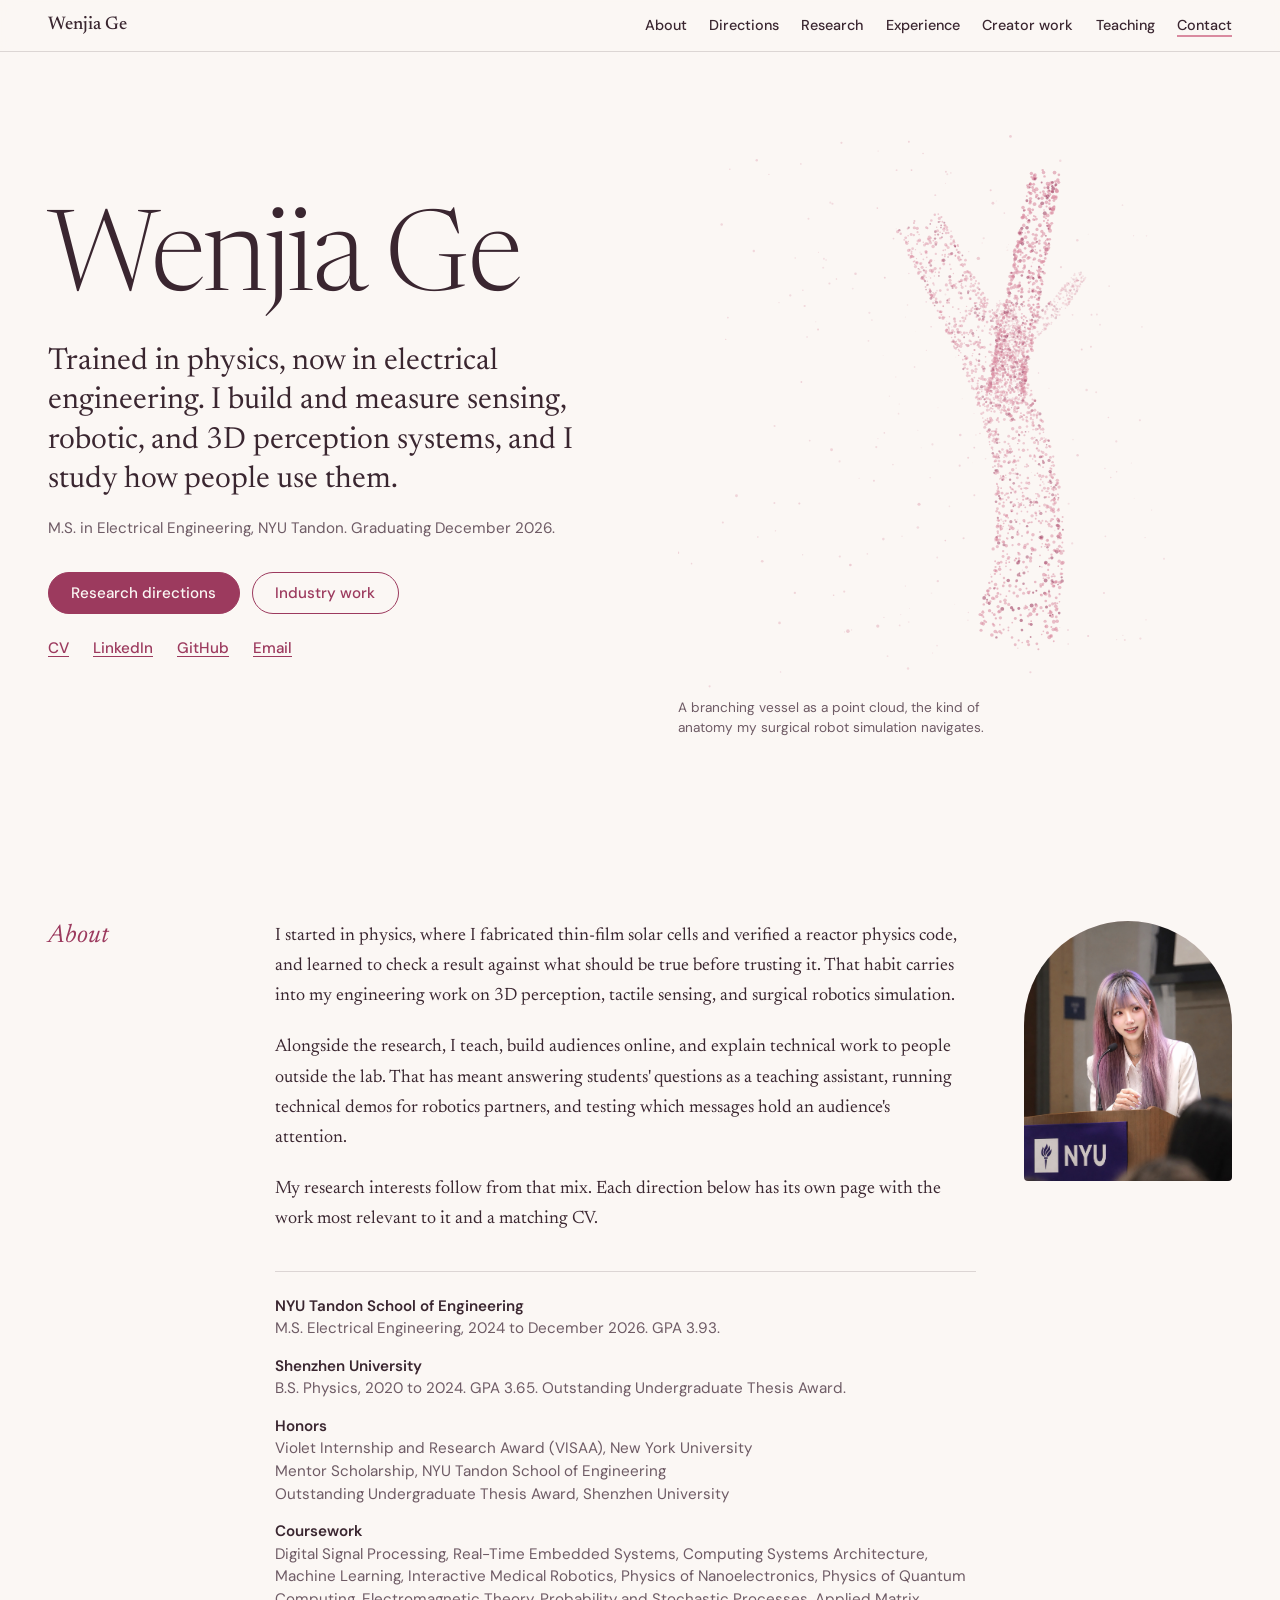
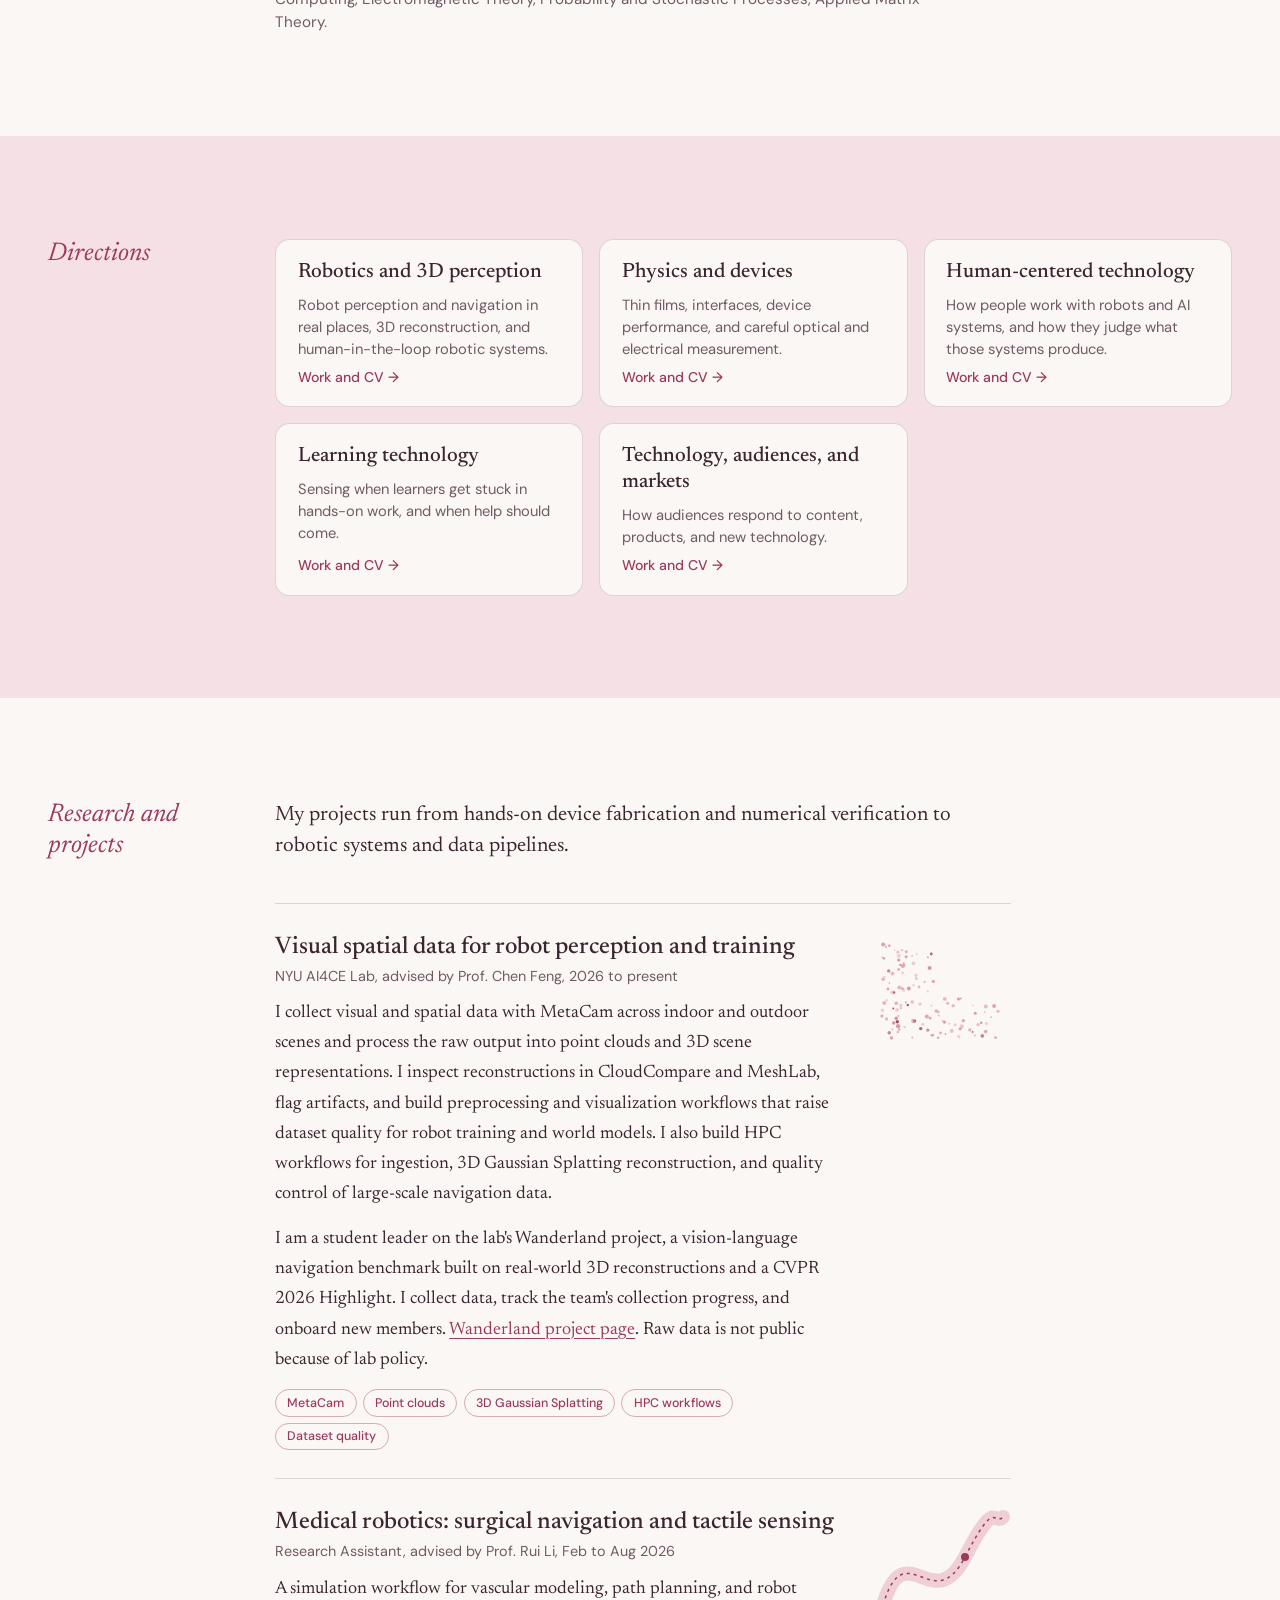
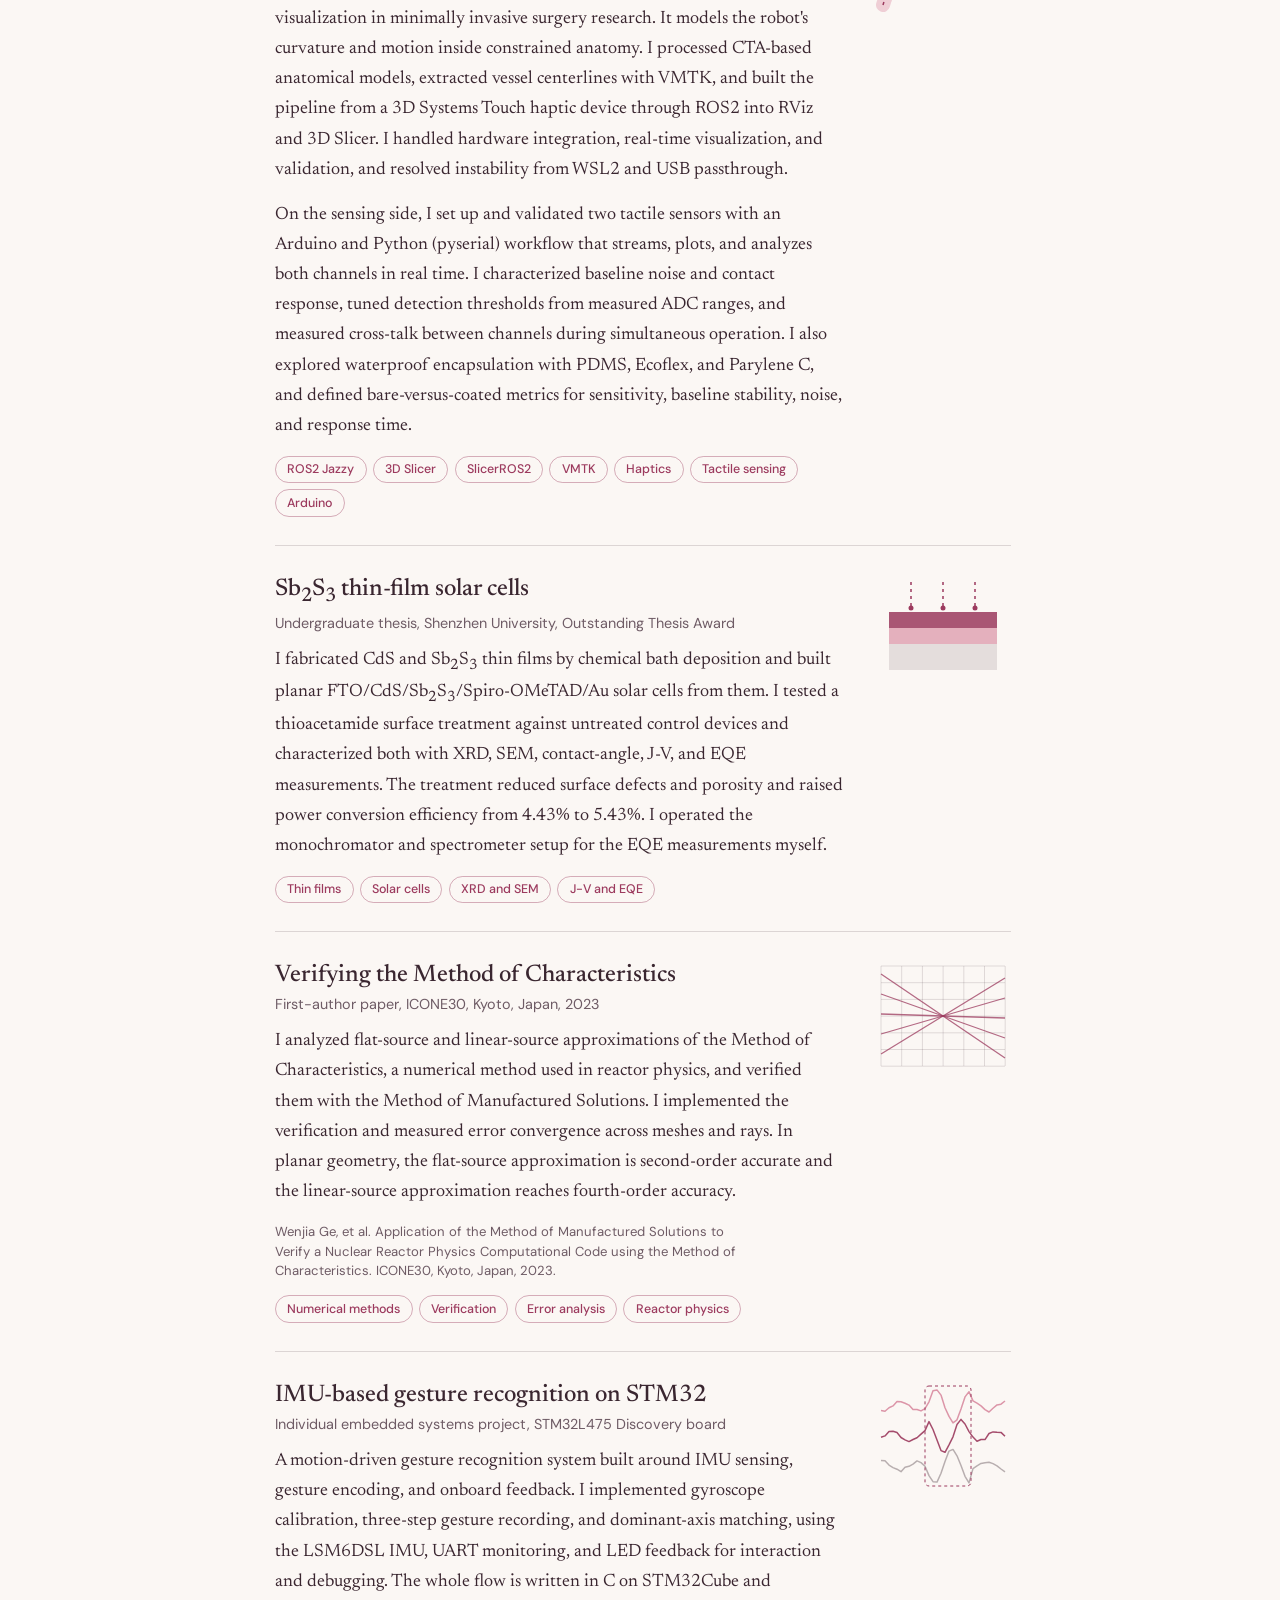
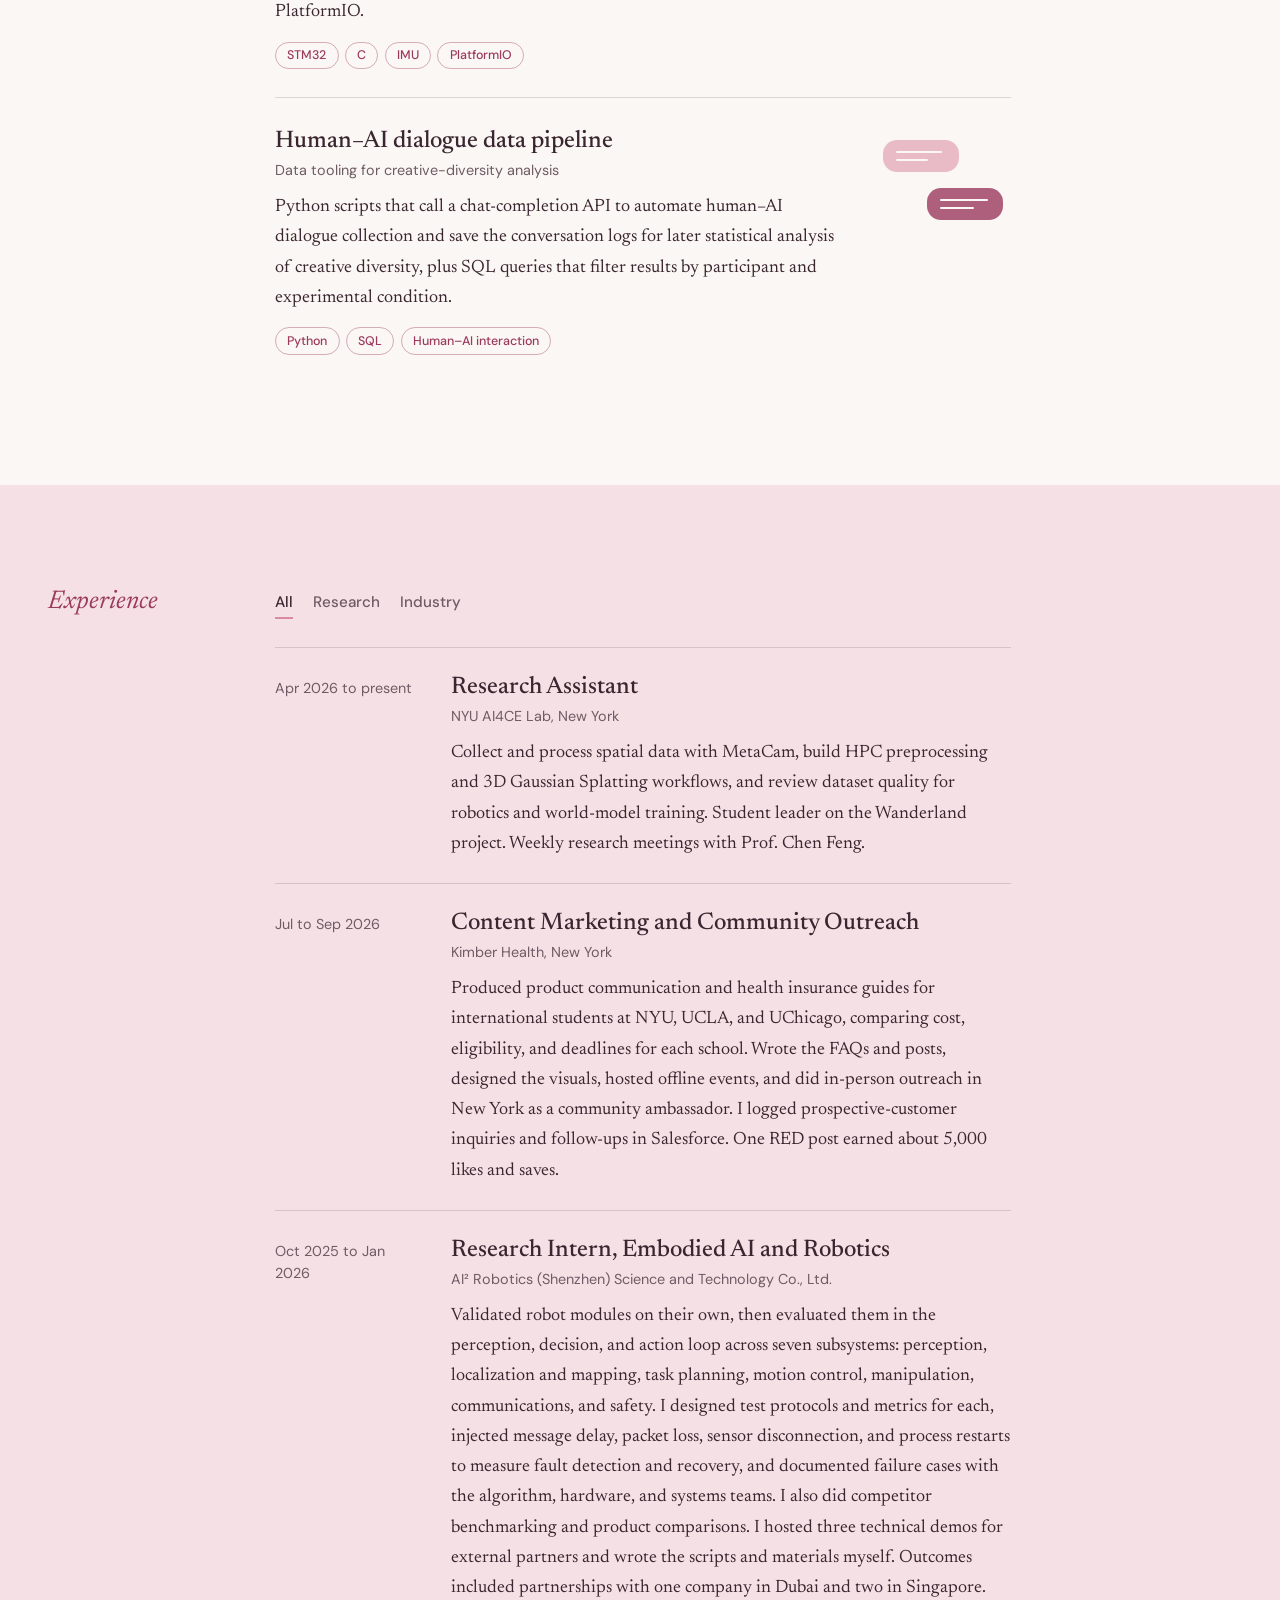
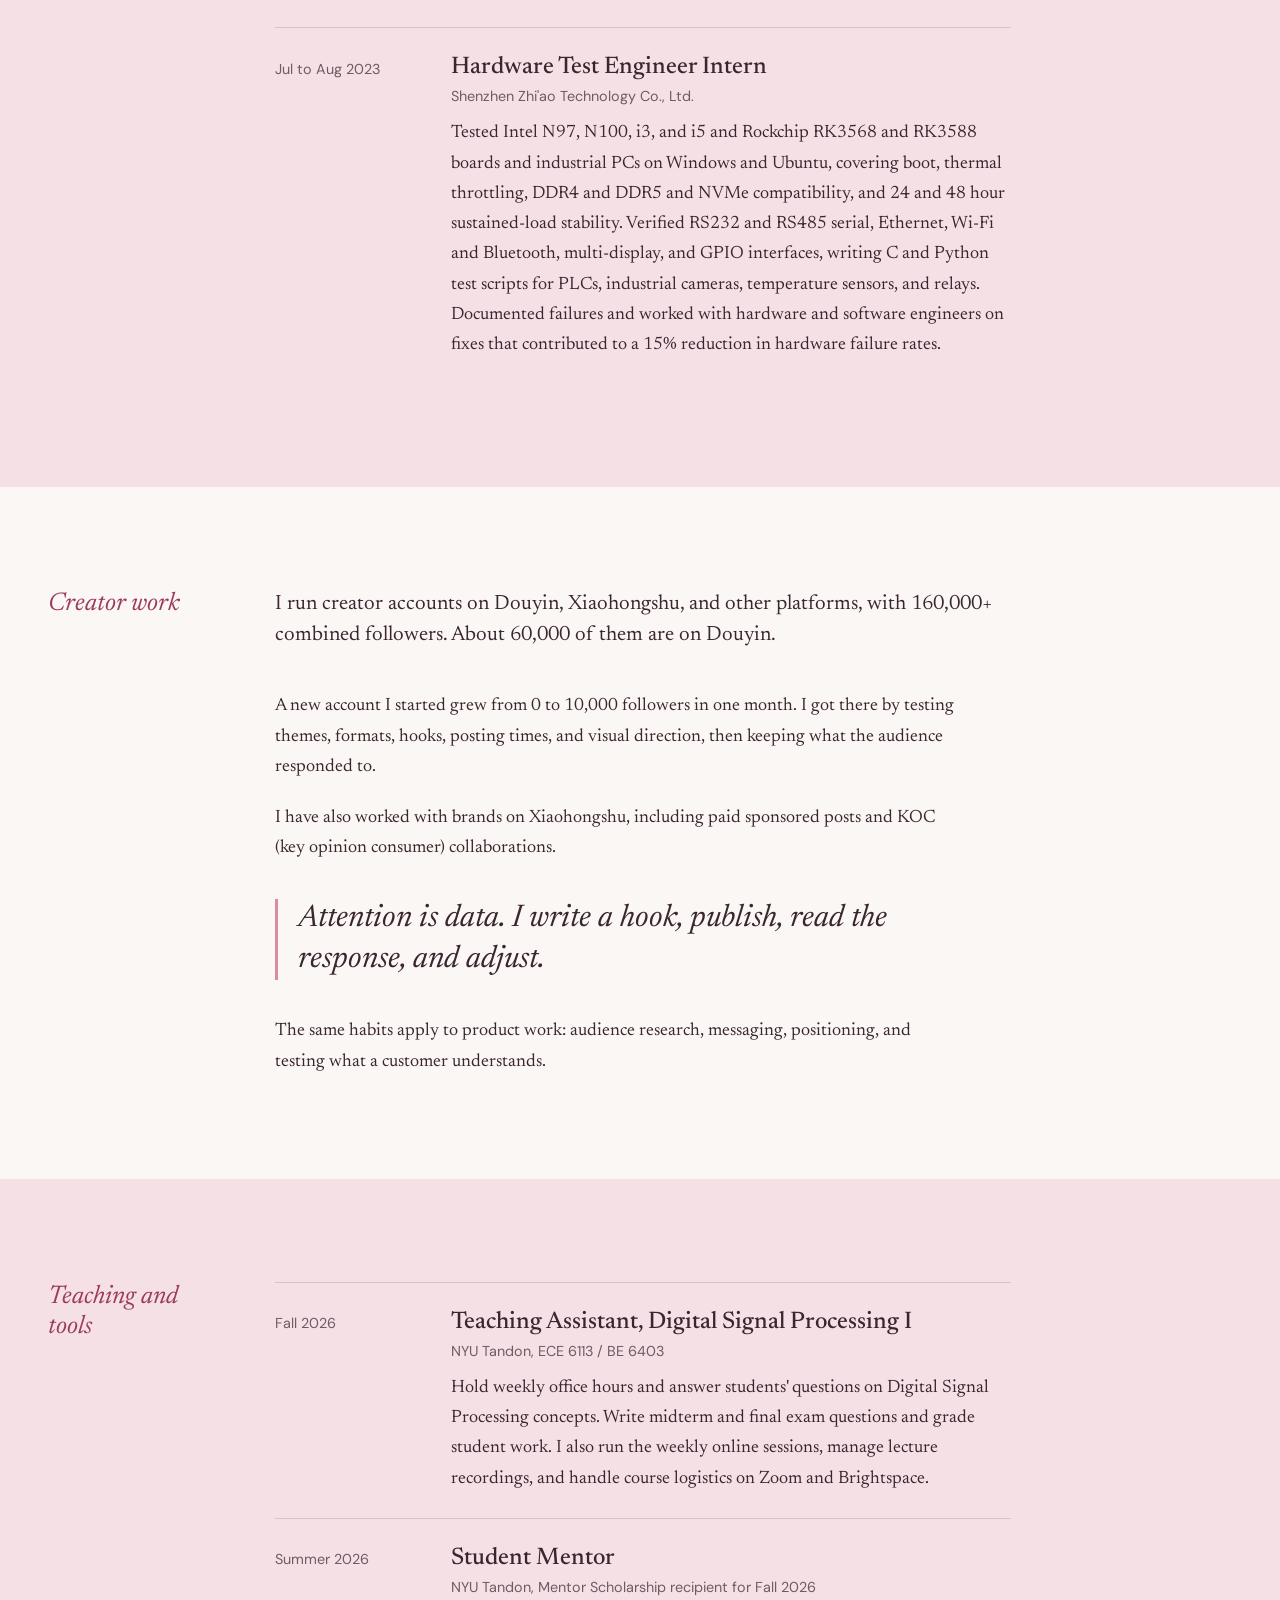
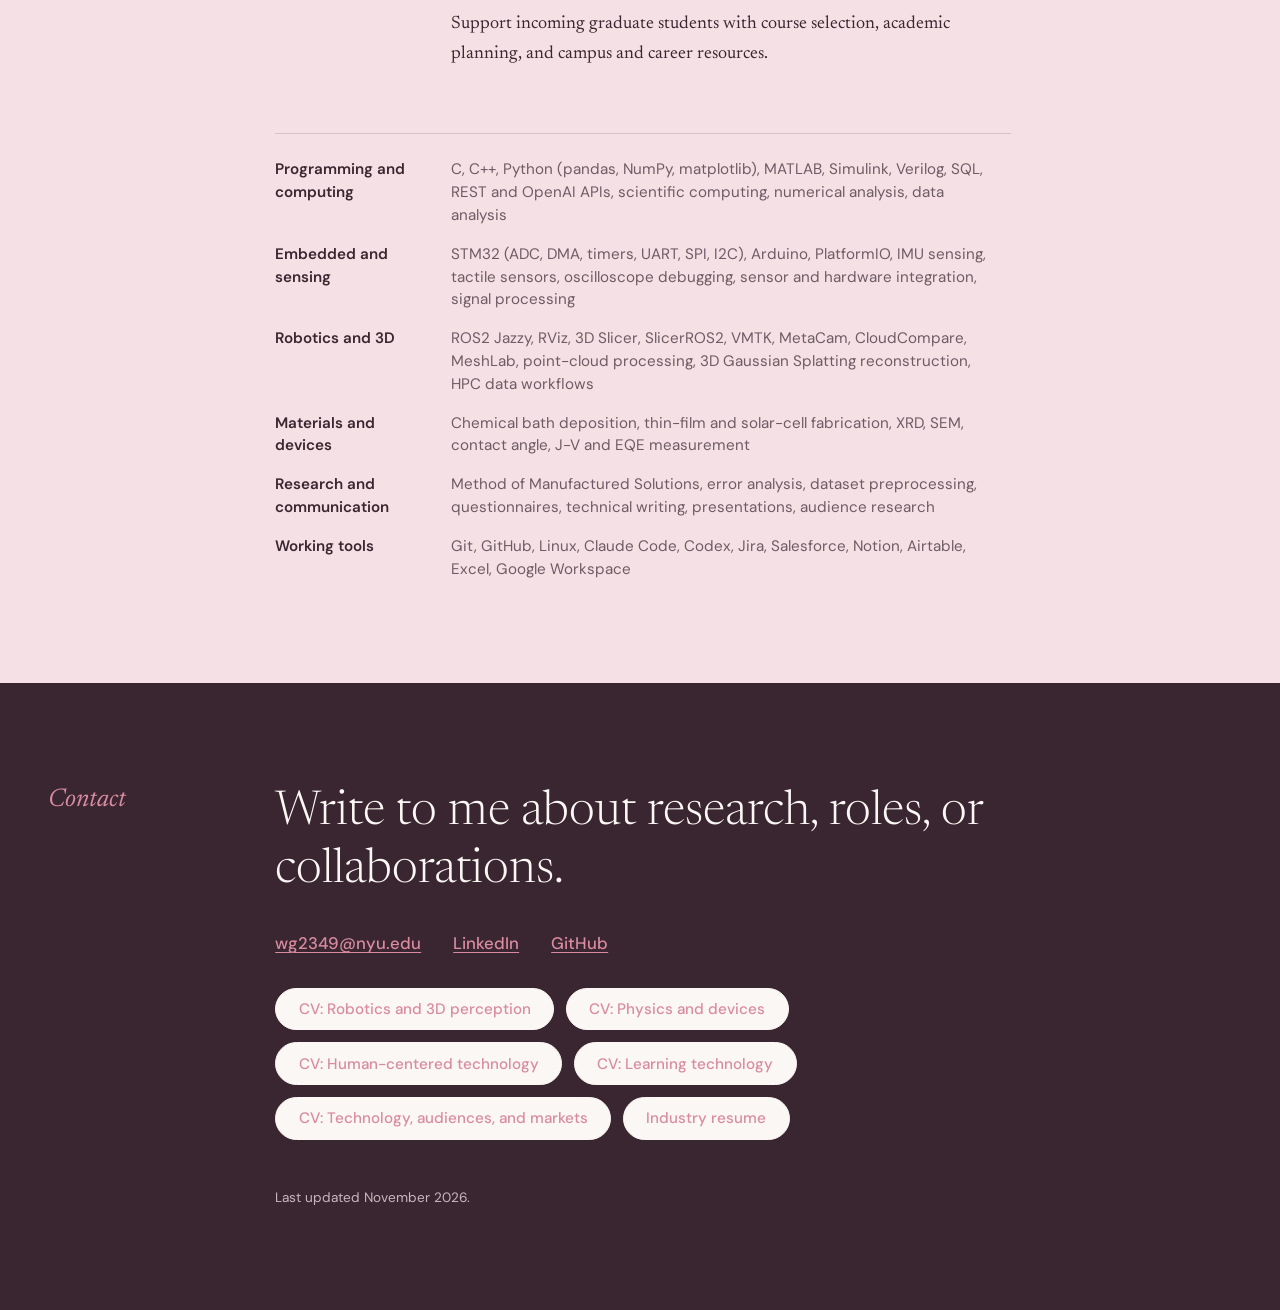
<file: index.html>
<!doctype html>
<html lang="en">
<head>
  <meta charset="utf-8">
  <meta name="viewport" content="width=device-width, initial-scale=1">
  <title>Wenjia Ge</title>
  <meta name="description" content="Wenjia Ge works on sensing, robotics, 3D perception, and thin-film devices, and on how people use technical systems. M.S. in Electrical Engineering at NYU Tandon, B.S. in Physics.">
  <meta name="theme-color" content="#FBF7F4">
  <meta property="og:type" content="website">
  <meta property="og:title" content="Wenjia Ge">
  <meta property="og:description" content="Wenjia Ge works on sensing, robotics, 3D perception, and thin-film devices, and on how people use technical systems. M.S. in Electrical Engineering at NYU Tandon, B.S. in Physics.">
  <link rel="icon" href="data:image/svg+xml,%3Csvg xmlns='http://www.w3.org/2000/svg' viewBox='0 0 32 32'%3E%3Ccircle cx='16' cy='16' r='9' fill='%23D98BA0'/%3E%3C/svg%3E">
  <link rel="preconnect" href="https://fonts.googleapis.com">
  <link rel="preconnect" href="https://fonts.gstatic.com" crossorigin>
  <link href="https://fonts.googleapis.com/css2?family=DM+Sans:wght@400;500;600&family=Newsreader:ital,opsz,wght@0,6..72,300..600;1,6..72,300..600&display=swap" rel="stylesheet">
  <link rel="stylesheet" href="style.css">
  <script src="script.js" defer></script>
</head>
<body>
  <a class="skip" href="#main">Skip to content</a>

  <header class="nav">
    <div class="nav__inner">
      <a class="nav__name" href="#top">Wenjia Ge</a>
      <nav aria-label="Primary">
        <ul>
          <li><a href="#about">About</a></li>
          <li><a href="#directions">Directions</a></li>
          <li><a href="#research">Research</a></li>
          <li><a href="#experience">Experience</a></li>
          <li><a href="#creator">Creator work</a></li>
          <li><a href="#teaching">Teaching</a></li>
          <li><a href="#contact">Contact</a></li>
        </ul>
      </nav>
    </div>
  </header>

  <main id="main">

    <section class="hero" id="top">
      <div class="hero__text">
        <h1>Wenjia Ge</h1>
        <p class="hero__lede">Trained in physics, now in electrical engineering. I build and measure sensing, robotic, and 3D perception systems, and I study how people use them.</p>
        <p class="hero__meta">M.S. in Electrical Engineering, NYU Tandon. Graduating December 2026.</p>
        <div class="hero__actions">
          <a class="btn btn--solid" href="#directions">Research directions</a>
          <a class="btn btn--line" href="#experience" data-lens="industry">Industry work</a>
        </div>
        <p class="hero__links">
          <a href="#contact">CV</a>
          <a href="https://www.linkedin.com/in/wenjia-ge" rel="noopener">LinkedIn</a>
          <a href="https://github.com/Wenjia-Ge" rel="noopener">GitHub</a>
          <a data-email href="#contact">Email</a>
        </p>
      </div>
      <figure class="hero__figure">
        <canvas id="cloud" role="img" aria-label="Animated point cloud of a branching blood vessel"></canvas>
        <figcaption>A branching vessel as a point cloud, the kind of anatomy my surgical robot simulation navigates.</figcaption>
      </figure>
    </section>

    <section class="band" id="about" aria-labelledby="about-title">
      <div class="wrap">
        <h2 class="rail" id="about-title">About</h2>
        <div class="about">
          <div class="prose">
            <p>I started in physics, where I fabricated thin-film solar cells and verified a reactor physics code, and learned to check a result against what should be true before trusting it. That habit carries into my engineering work on 3D perception, tactile sensing, and surgical robotics simulation.</p>
            <p>Alongside the research, I teach, build audiences online, and explain technical work to people outside the lab. That has meant answering students' questions as a teaching assistant, running technical demos for robotics partners, and testing which messages hold an audience's attention.</p>
            <p>My research interests follow from that mix. Each direction below has its own page with the work most relevant to it and a matching CV.</p>
            <dl class="facts">
              <div><dt>NYU Tandon School of Engineering</dt><dd>M.S. Electrical Engineering, 2024 to December 2026. GPA 3.93.</dd></div>
              <div><dt>Shenzhen University</dt><dd>B.S. Physics, 2020 to 2024. GPA 3.65. Outstanding Undergraduate Thesis Award.</dd></div>
              <div><dt>Honors</dt><dd>Violet Internship and Research Award (VISAA), New York University</dd><dd>Mentor Scholarship, NYU Tandon School of Engineering</dd><dd>Outstanding Undergraduate Thesis Award, Shenzhen University</dd></div>
              <div><dt>Coursework</dt><dd>Digital Signal Processing, Real-Time Embedded Systems, Computing Systems Architecture, Machine Learning, Interactive Medical Robotics, Physics of Nanoelectronics, Physics of Quantum Computing, Electromagnetic Theory, Probability and Stochastic Processes, Applied Matrix Theory.</dd></div>
            </dl>
          </div>
          <div class="portrait">
            <span aria-hidden="true">WG</span>
            <img src="images/Profile.JPG" alt="Portrait of Wenjia Ge" onerror="this.remove()">
          </div>
        </div>
      </div>
    </section>

    <section class="band band--blush" id="directions" aria-labelledby="directions-title">
      <div class="wrap">
        <h2 class="rail" id="directions-title">Directions</h2>
        <div class="content content--wide">
          <ul class="dirs">
            <li><a class="dir" href="robotics/">
              <span class="dir__title">Robotics and 3D perception</span>
              <span class="dir__text">Robot perception and navigation in real places, 3D reconstruction, and human-in-the-loop robotic systems.</span>
              <span class="dir__go" aria-hidden="true">Work and CV &rarr;</span>
            </a></li>
            <li><a class="dir" href="physics/">
              <span class="dir__title">Physics and devices</span>
              <span class="dir__text">Thin films, interfaces, device performance, and careful optical and electrical measurement.</span>
              <span class="dir__go" aria-hidden="true">Work and CV &rarr;</span>
            </a></li>
            <li><a class="dir" href="hci/">
              <span class="dir__title">Human-centered technology</span>
              <span class="dir__text">How people work with robots and AI systems, and how they judge what those systems produce.</span>
              <span class="dir__go" aria-hidden="true">Work and CV &rarr;</span>
            </a></li>
            <li><a class="dir" href="education/">
              <span class="dir__title">Learning technology</span>
              <span class="dir__text">Sensing when learners get stuck in hands-on work, and when help should come.</span>
              <span class="dir__go" aria-hidden="true">Work and CV &rarr;</span>
            </a></li>
            <li><a class="dir" href="marketing/">
              <span class="dir__title">Technology, audiences, and markets</span>
              <span class="dir__text">How audiences respond to content, products, and new technology.</span>
              <span class="dir__go" aria-hidden="true">Work and CV &rarr;</span>
            </a></li>
          </ul>
        </div>
      </div>
    </section>

    <section class="band" id="research" aria-labelledby="research-title">
      <div class="wrap">
        <h2 class="rail" id="research-title">Research and projects</h2>
        <div class="content">
          <p class="lead">My projects run from hands-on device fabrication and numerical verification to robotic systems and data pipelines.</p>

          <article class="entry">
            <div>
              <h3>Visual spatial data for robot perception and training</h3>
              <p class="entry__meta">NYU AI4CE Lab, advised by Prof. Chen Feng, 2026 to present</p>
              <p>I collect visual and spatial data with MetaCam across indoor and outdoor scenes and process the raw output into point clouds and 3D scene representations. I inspect reconstructions in CloudCompare and MeshLab, flag artifacts, and build preprocessing and visualization workflows that raise dataset quality for robot training and world models. I also build HPC workflows for ingestion, 3D Gaussian Splatting reconstruction, and quality control of large-scale navigation data.</p>
              <p>I am a student leader on the lab's Wanderland project, a vision-language navigation benchmark built on real-world 3D reconstructions and a CVPR 2026 Highlight. I collect data, track the team's collection progress, and onboard new members. <a href="https://ai4ce.github.io/wanderland/" rel="noopener">Wanderland project page</a>. Raw data is not public because of lab policy.</p>
              <ul class="tags"><li>MetaCam</li><li>Point clouds</li><li>3D Gaussian Splatting</li><li>HPC workflows</li><li>Dataset quality</li></ul>
            </div>
            <svg class="motif" data-motif="cloud" viewBox="0 0 136 112" aria-hidden="true"></svg>
          </article>

          <article class="entry">
            <div>
              <h3>Medical robotics: surgical navigation and tactile sensing</h3>
              <p class="entry__meta">Research Assistant, advised by Prof. Rui Li, Feb to Aug 2026</p>
              <p>A simulation workflow for vascular modeling, path planning, and robot visualization in minimally invasive surgery research. It models the robot's curvature and motion inside constrained anatomy. I processed CTA-based anatomical models, extracted vessel centerlines with VMTK, and built the pipeline from a 3D Systems Touch haptic device through ROS2 into RViz and 3D Slicer. I handled hardware integration, real-time visualization, and validation, and resolved instability from WSL2 and USB passthrough.</p>
              <p>On the sensing side, I set up and validated two tactile sensors with an Arduino and Python (pyserial) workflow that streams, plots, and analyzes both channels in real time. I characterized baseline noise and contact response, tuned detection thresholds from measured ADC ranges, and measured cross-talk between channels during simultaneous operation. I also explored waterproof encapsulation with PDMS, Ecoflex, and Parylene C, and defined bare-versus-coated metrics for sensitivity, baseline stability, noise, and response time.</p>
              <ul class="tags"><li>ROS2 Jazzy</li><li>3D Slicer</li><li>SlicerROS2</li><li>VMTK</li><li>Haptics</li><li>Tactile sensing</li><li>Arduino</li></ul>
            </div>
            <svg class="motif" data-motif="tube" viewBox="0 0 136 112" aria-hidden="true"></svg>
          </article>

          <article class="entry">
            <div>
              <h3>Sb<sub>2</sub>S<sub>3</sub> thin-film solar cells</h3>
              <p class="entry__meta">Undergraduate thesis, Shenzhen University, Outstanding Thesis Award</p>
              <p>I fabricated CdS and Sb<sub>2</sub>S<sub>3</sub> thin films by chemical bath deposition and built planar FTO/CdS/Sb<sub>2</sub>S<sub>3</sub>/Spiro-OMeTAD/Au solar cells from them. I tested a thioacetamide surface treatment against untreated control devices and characterized both with XRD, SEM, contact-angle, J-V, and EQE measurements. The treatment reduced surface defects and porosity and raised power conversion efficiency from 4.43% to 5.43%. I operated the monochromator and spectrometer setup for the EQE measurements myself.</p>
              <ul class="tags"><li>Thin films</li><li>Solar cells</li><li>XRD and SEM</li><li>J-V and EQE</li></ul>
            </div>
            <svg class="motif" data-motif="film" viewBox="0 0 136 112" aria-hidden="true"></svg>
          </article>

          <article class="entry">
            <div>
              <h3>Verifying the Method of Characteristics</h3>
              <p class="entry__meta">First-author paper, ICONE30, Kyoto, Japan, 2023</p>
              <p>I analyzed flat-source and linear-source approximations of the Method of Characteristics, a numerical method used in reactor physics, and verified them with the Method of Manufactured Solutions. I implemented the verification and measured error convergence across meshes and rays. In planar geometry, the flat-source approximation is second-order accurate and the linear-source approximation reaches fourth-order accuracy.</p>
              <p class="cite">Wenjia Ge, et al. Application of the Method of Manufactured Solutions to Verify a Nuclear Reactor Physics Computational Code using the Method of Characteristics. ICONE30, Kyoto, Japan, 2023.</p>
              <ul class="tags"><li>Numerical methods</li><li>Verification</li><li>Error analysis</li><li>Reactor physics</li></ul>
            </div>
            <svg class="motif" data-motif="rays" viewBox="0 0 136 112" aria-hidden="true"></svg>
          </article>

          <article class="entry">
            <div>
              <h3>IMU-based gesture recognition on STM32</h3>
              <p class="entry__meta">Individual embedded systems project, STM32L475 Discovery board</p>
              <p>A motion-driven gesture recognition system built around IMU sensing, gesture encoding, and onboard feedback. I implemented gyroscope calibration, three-step gesture recording, and dominant-axis matching, using the LSM6DSL IMU, UART monitoring, and LED feedback for interaction and debugging. The whole flow is written in C on STM32Cube and PlatformIO.</p>
              <ul class="tags"><li>STM32</li><li>C</li><li>IMU</li><li>PlatformIO</li></ul>
            </div>
            <svg class="motif" data-motif="imu" viewBox="0 0 136 112" aria-hidden="true"></svg>
          </article>

          <article class="entry">
            <div>
              <h3>Human–AI dialogue data pipeline</h3>
              <p class="entry__meta">Data tooling for creative-diversity analysis</p>
              <p>Python scripts that call a chat-completion API to automate human–AI dialogue collection and save the conversation logs for later statistical analysis of creative diversity, plus SQL queries that filter results by participant and experimental condition.</p>
              <ul class="tags"><li>Python</li><li>SQL</li><li>Human–AI interaction</li></ul>
            </div>
            <svg class="motif" data-motif="dialogue" viewBox="0 0 136 112" aria-hidden="true"></svg>
          </article>
        </div>
      </div>
    </section>

    <section class="band band--blush" id="experience" aria-labelledby="experience-title">
      <div class="wrap">
        <h2 class="rail" id="experience-title">Experience</h2>
        <div class="content">
          <div class="filter" role="group" aria-label="Filter experience">
            <button type="button" data-filter="all" aria-pressed="true">All</button>
            <button type="button" data-filter="research" aria-pressed="false">Research</button>
            <button type="button" data-filter="industry" aria-pressed="false">Industry</button>
          </div>
          <p class="sr" id="filter-status" role="status" aria-live="polite"></p>

          <ol class="timeline">
            <li class="job" data-kind="research">
              <p class="job__when">Apr 2026 to present</p>
              <div>
                <h3>Research Assistant</h3>
                <p class="job__org">NYU AI4CE Lab, New York</p>
                <p>Collect and process spatial data with MetaCam, build HPC preprocessing and 3D Gaussian Splatting workflows, and review dataset quality for robotics and world-model training. Student leader on the Wanderland project. Weekly research meetings with Prof. Chen Feng.</p>
              </div>
            </li>
            <li class="job" data-kind="industry">
              <p class="job__when">Jul to Sep 2026</p>
              <div>
                <h3>Content Marketing and Community Outreach</h3>
                <p class="job__org">Kimber Health, New York</p>
                <p>Produced product communication and health insurance guides for international students at NYU, UCLA, and UChicago, comparing cost, eligibility, and deadlines for each school. Wrote the FAQs and posts, designed the visuals, hosted offline events, and did in-person outreach in New York as a community ambassador. I logged prospective-customer inquiries and follow-ups in Salesforce. One RED post earned about 5,000 likes and saves.</p>
              </div>
            </li>
            <li class="job" data-kind="industry research">
              <p class="job__when">Oct 2025 to Jan 2026</p>
              <div>
                <h3>Research Intern, Embodied AI and Robotics</h3>
                <p class="job__org">AI² Robotics (Shenzhen) Science and Technology Co., Ltd.</p>
                <p>Validated robot modules on their own, then evaluated them in the perception, decision, and action loop across seven subsystems: perception, localization and mapping, task planning, motion control, manipulation, communications, and safety. I designed test protocols and metrics for each, injected message delay, packet loss, sensor disconnection, and process restarts to measure fault detection and recovery, and documented failure cases with the algorithm, hardware, and systems teams. I also did competitor benchmarking and product comparisons. I hosted three technical demos for external partners and wrote the scripts and materials myself. Outcomes included partnerships with one company in Dubai and two in Singapore.</p>
              </div>
            </li>
            <li class="job" data-kind="industry">
              <p class="job__when">Jul to Aug 2023</p>
              <div>
                <h3>Hardware Test Engineer Intern</h3>
                <p class="job__org">Shenzhen Zhi'ao Technology Co., Ltd.</p>
                <p>Tested Intel N97, N100, i3, and i5 and Rockchip RK3568 and RK3588 boards and industrial PCs on Windows and Ubuntu, covering boot, thermal throttling, DDR4 and DDR5 and NVMe compatibility, and 24 and 48 hour sustained-load stability. Verified RS232 and RS485 serial, Ethernet, Wi-Fi and Bluetooth, multi-display, and GPIO interfaces, writing C and Python test scripts for PLCs, industrial cameras, temperature sensors, and relays. Documented failures and worked with hardware and software engineers on fixes that contributed to a 15% reduction in hardware failure rates.</p>
              </div>
            </li>
          </ol>
        </div>
      </div>
    </section>

    <section class="band" id="creator" aria-labelledby="creator-title">
      <div class="wrap">
        <h2 class="rail" id="creator-title">Creator work</h2>
        <div class="content prose">
          <p class="lead">I run creator accounts on Douyin, Xiaohongshu, and other platforms, with 160,000+ combined followers. About 60,000 of them are on Douyin.</p>
          <p>A new account I started grew from 0 to 10,000 followers in one month. I got there by testing themes, formats, hooks, posting times, and visual direction, then keeping what the audience responded to.</p>
          <p>I have also worked with brands on Xiaohongshu, including paid sponsored posts and KOC (key opinion consumer) collaborations.</p>
          <blockquote class="pull">Attention is data. I write a hook, publish, read the response, and adjust.</blockquote>
          <p>The same habits apply to product work: audience research, messaging, positioning, and testing what a customer understands.</p>
        </div>
      </div>
    </section>

    <section class="band band--blush" id="teaching" aria-labelledby="teaching-title">
      <div class="wrap">
        <h2 class="rail" id="teaching-title">Teaching and tools</h2>
        <div class="content">
          <ol class="timeline">
            <li class="job">
              <p class="job__when">Fall 2026</p>
              <div>
                <h3>Teaching Assistant, Digital Signal Processing I</h3>
                <p class="job__org">NYU Tandon, ECE 6113 / BE 6403</p>
                <p>Hold weekly office hours and answer students' questions on Digital Signal Processing concepts. Write midterm and final exam questions and grade student work. I also run the weekly online sessions, manage lecture recordings, and handle course logistics on Zoom and Brightspace.</p>
              </div>
            </li>
            <li class="job">
              <p class="job__when">Summer 2026</p>
              <div>
                <h3>Student Mentor</h3>
                <p class="job__org">NYU Tandon, Mentor Scholarship recipient for Fall 2026</p>
                <p>Support incoming graduate students with course selection, academic planning, and campus and career resources.</p>
              </div>
            </li>
          </ol>

          <dl class="skills">
            <div><dt>Programming and computing</dt><dd>C, C++, Python (pandas, NumPy, matplotlib), MATLAB, Simulink, Verilog, SQL, REST and OpenAI APIs, scientific computing, numerical analysis, data analysis</dd></div>
            <div><dt>Embedded and sensing</dt><dd>STM32 (ADC, DMA, timers, UART, SPI, I2C), Arduino, PlatformIO, IMU sensing, tactile sensors, oscilloscope debugging, sensor and hardware integration, signal processing</dd></div>
            <div><dt>Robotics and 3D</dt><dd>ROS2 Jazzy, RViz, 3D Slicer, SlicerROS2, VMTK, MetaCam, CloudCompare, MeshLab, point-cloud processing, 3D Gaussian Splatting reconstruction, HPC data workflows</dd></div>
            <div><dt>Materials and devices</dt><dd>Chemical bath deposition, thin-film and solar-cell fabrication, XRD, SEM, contact angle, J-V and EQE measurement</dd></div>
            <div><dt>Research and communication</dt><dd>Method of Manufactured Solutions, error analysis, dataset preprocessing, questionnaires, technical writing, presentations, audience research</dd></div>
            <div><dt>Working tools</dt><dd>Git, GitHub, Linux, Claude Code, Codex, Jira, Salesforce, Notion, Airtable, Excel, Google Workspace</dd></div>
          </dl>
        </div>
      </div>
    </section>

    <section class="band band--plum" id="contact" aria-labelledby="contact-title">
      <div class="wrap">
        <h2 class="rail" id="contact-title">Contact</h2>
        <div class="content">
          <p class="contact__lead">Write to me about research, roles, or collaborations.</p>
          <ul class="contact__links">
            <li><a data-email="show" href="#contact">Email</a><noscript>wg2349 at nyu dot edu</noscript></li>
            <li><a href="https://www.linkedin.com/in/wenjia-ge" rel="noopener">LinkedIn</a></li>
            <li><a href="https://github.com/Wenjia-Ge" rel="noopener">GitHub</a></li>
          </ul>
          <p class="contact__files">
            <a class="btn btn--cream" href="cv/robotics/Wenjia_Ge_CV.pdf">CV: Robotics and 3D perception</a>
            <a class="btn btn--cream" href="cv/physics/Wenjia_Ge_CV.pdf">CV: Physics and devices</a>
            <a class="btn btn--cream" href="cv/hci/Wenjia_Ge_CV.pdf">CV: Human-centered technology</a>
            <a class="btn btn--cream" href="cv/education/Wenjia_Ge_CV.pdf">CV: Learning technology</a>
            <a class="btn btn--cream" href="cv/marketing/Wenjia_Ge_CV.pdf">CV: Technology, audiences, and markets</a>
            <a class="btn btn--cream" href="resume-industry.pdf" data-file hidden>Industry resume</a>
          </p>
          <p class="foot">Last updated November 2026.</p>
        </div>
      </div>
    </section>

  </main>
</body>
</html>
</file>
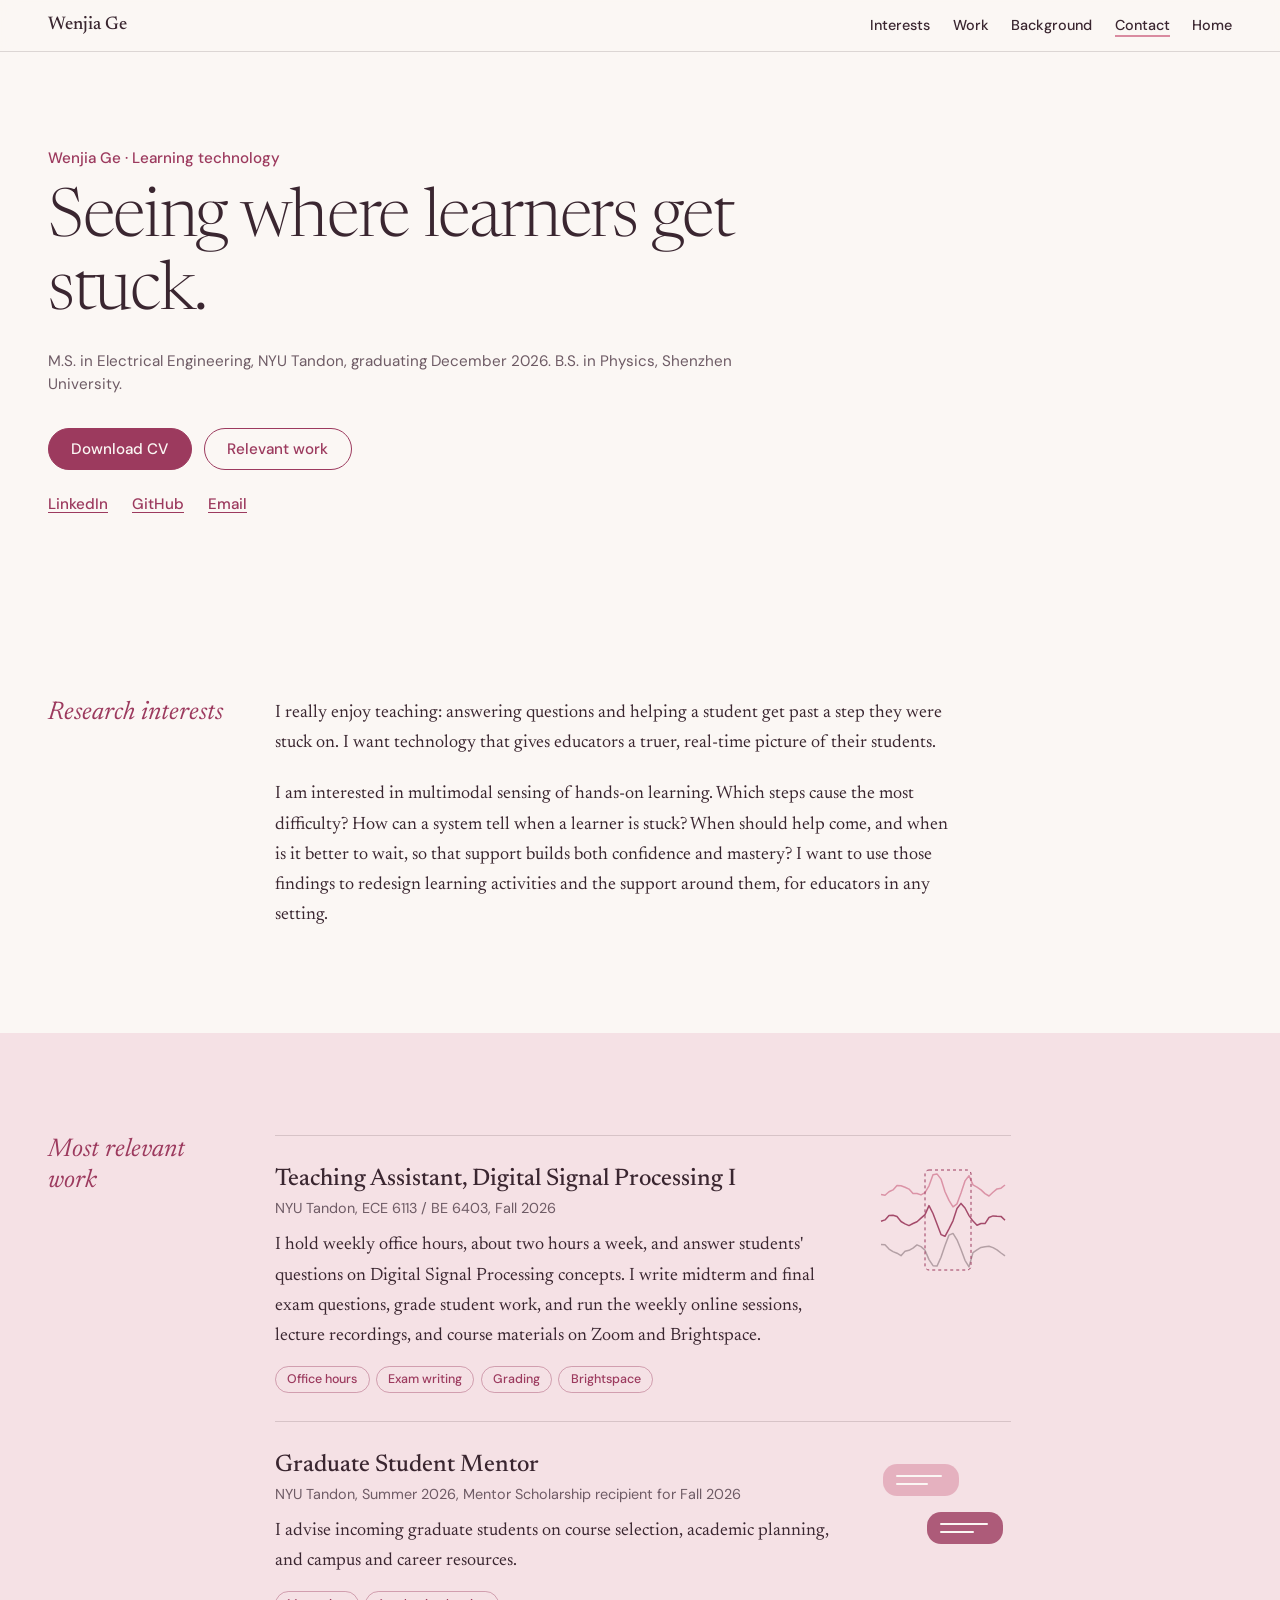
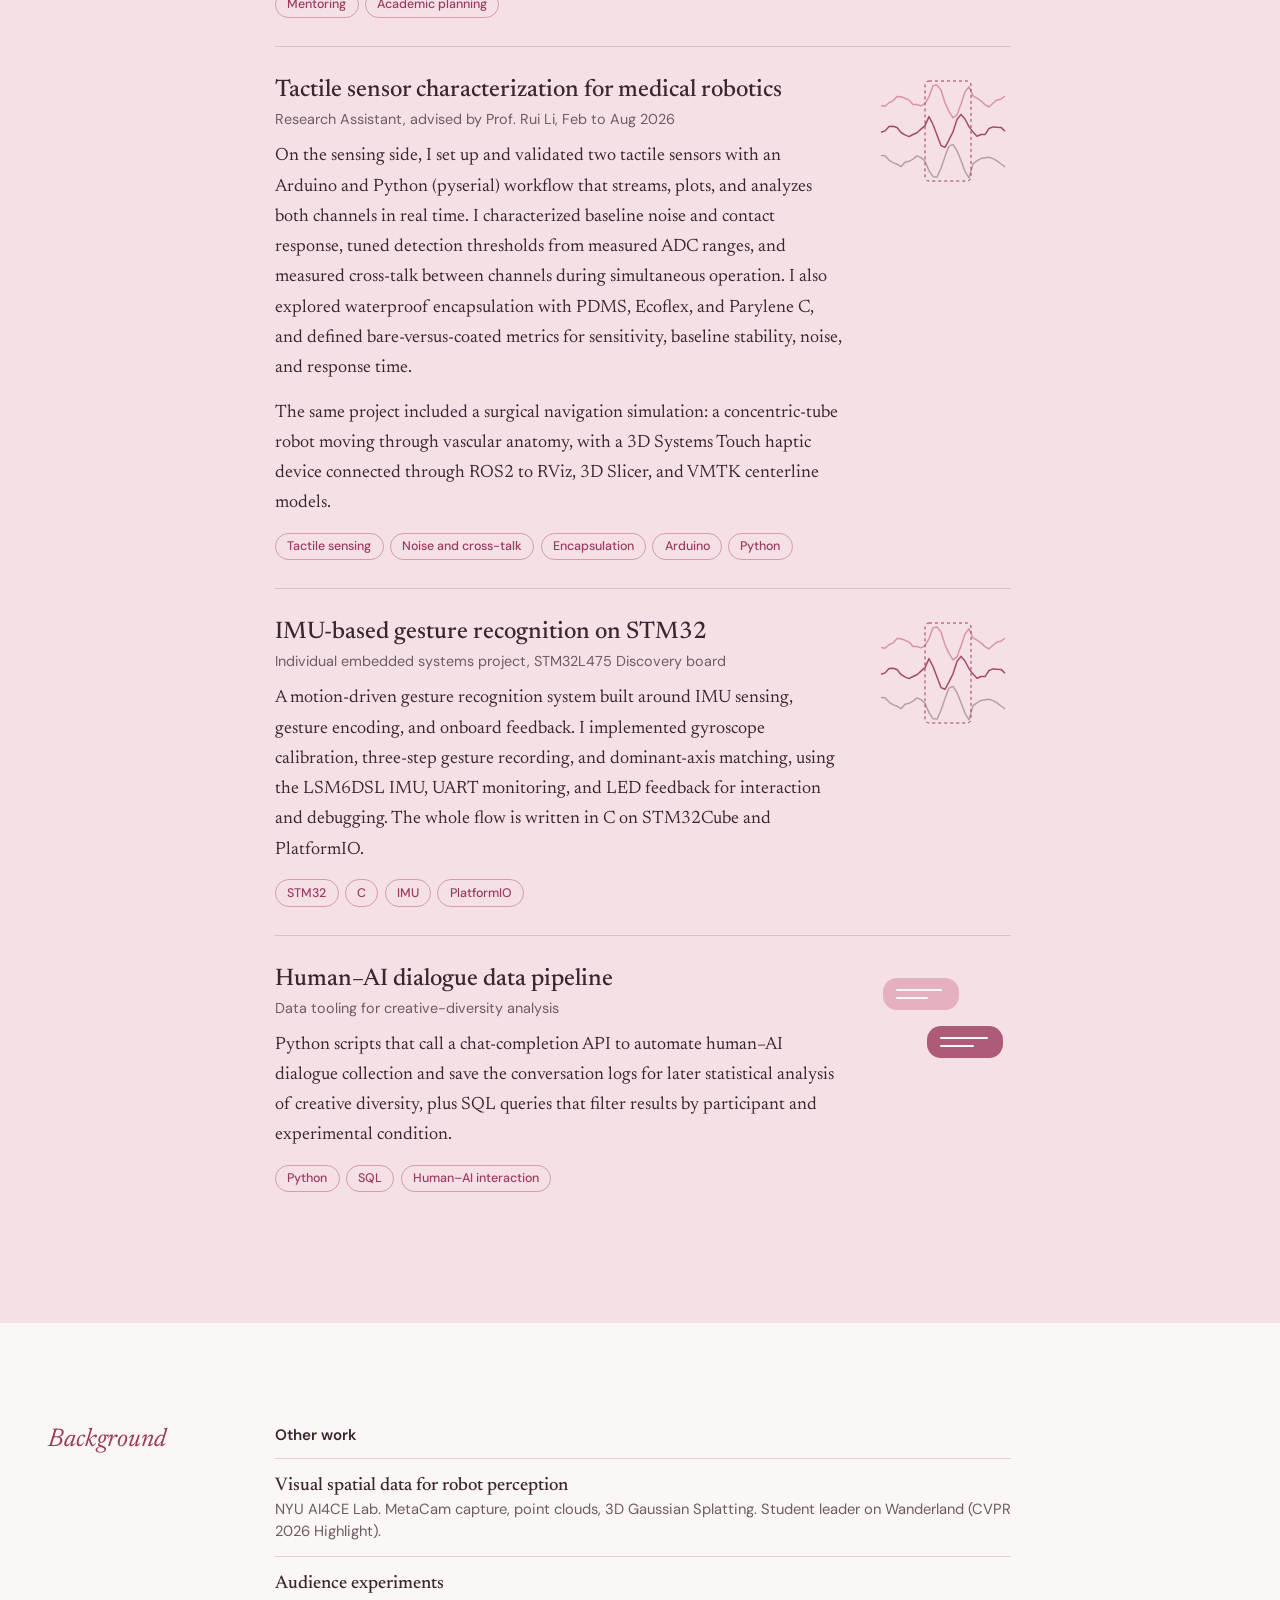
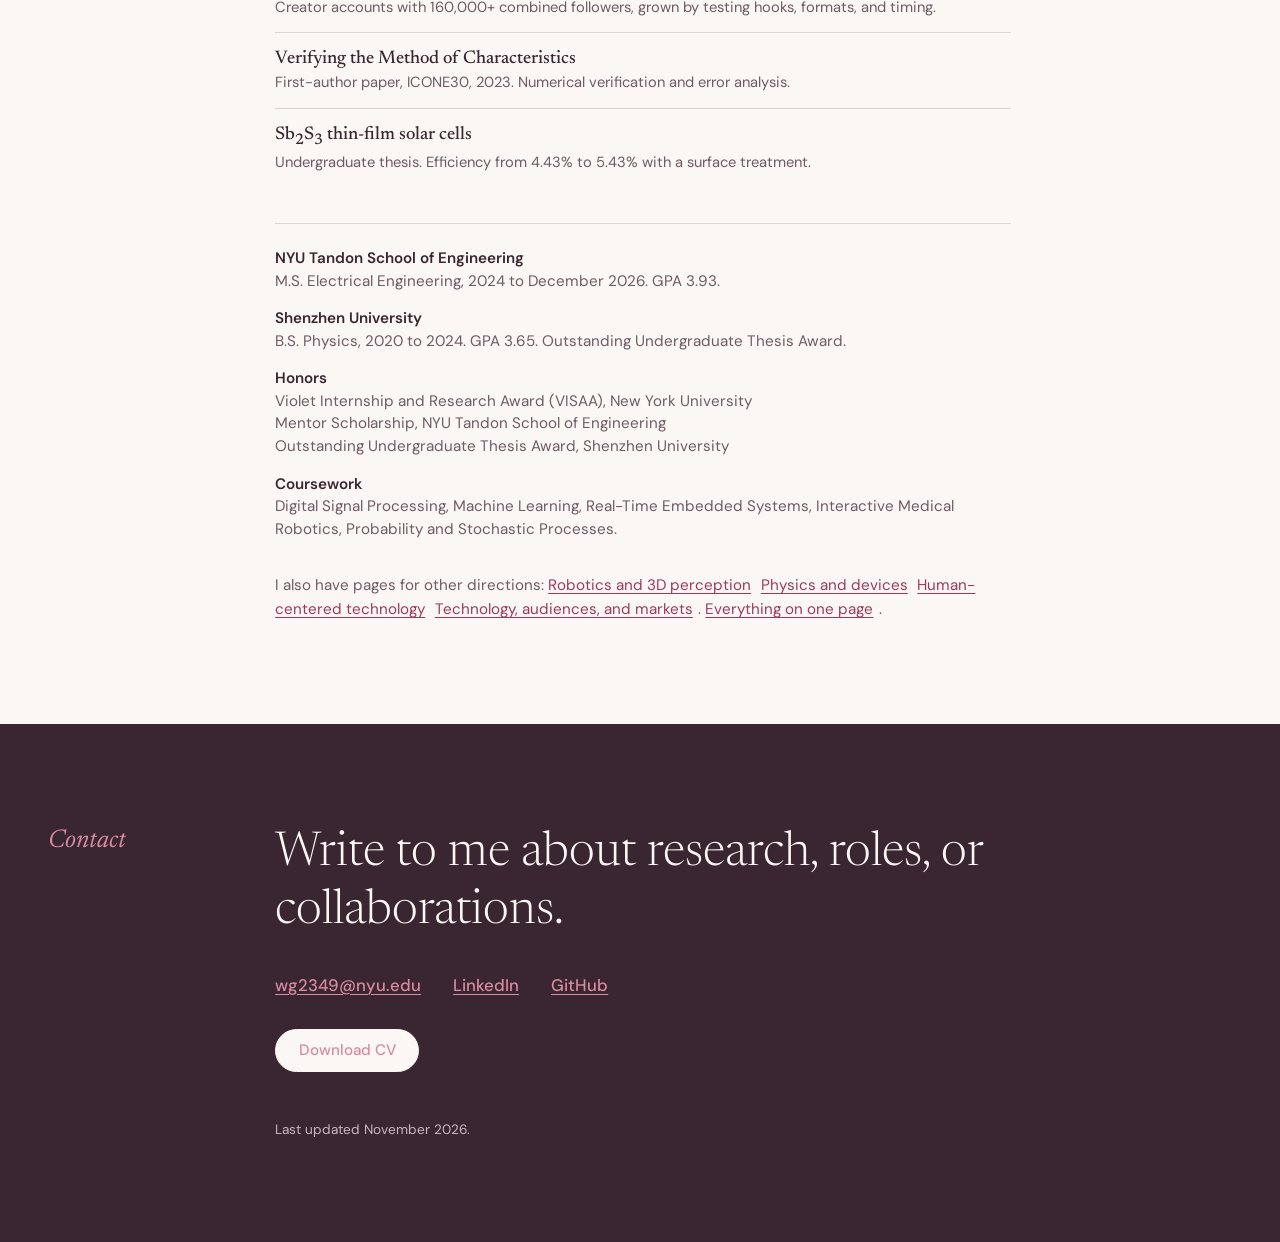
<file: education/index.html>
<!doctype html>
<html lang="en">
<head>
  <meta charset="utf-8">
  <meta name="viewport" content="width=device-width, initial-scale=1">
  <title>Wenjia Ge · Learning technology</title>
  <meta name="description" content="Wenjia Ge: Sensing when learners get stuck in hands-on work, and when help should come.">
  <meta name="theme-color" content="#FBF7F4">
  <meta property="og:type" content="website">
  <meta property="og:title" content="Wenjia Ge · Learning technology">
  <meta property="og:description" content="Wenjia Ge: Sensing when learners get stuck in hands-on work, and when help should come.">
  <link rel="icon" href="data:image/svg+xml,%3Csvg xmlns='http://www.w3.org/2000/svg' viewBox='0 0 32 32'%3E%3Ccircle cx='16' cy='16' r='9' fill='%23D98BA0'/%3E%3C/svg%3E">
  <link rel="preconnect" href="https://fonts.googleapis.com">
  <link rel="preconnect" href="https://fonts.gstatic.com" crossorigin>
  <link href="https://fonts.googleapis.com/css2?family=DM+Sans:wght@400;500;600&family=Newsreader:ital,opsz,wght@0,6..72,300..600;1,6..72,300..600&display=swap" rel="stylesheet">
  <link rel="stylesheet" href="../style.css">
  <script src="../script.js" defer></script>
</head>
<body>
  <a class="skip" href="#main">Skip to content</a>

  <header class="nav">
    <div class="nav__inner">
      <a class="nav__name" href="../">Wenjia Ge</a>
      <nav aria-label="Primary">
        <ul>
          <li><a href="#interests">Interests</a></li>
          <li><a href="#work">Work</a></li>
          <li><a href="#background">Background</a></li>
          <li><a href="#contact">Contact</a></li>
          <li><a href="../">Home</a></li>
        </ul>
      </nav>
    </div>
  </header>

  <main id="main">

    <section class="hero hero--page" id="top">
      <div class="hero__text">
        <p class="hero__kicker">Wenjia Ge · Learning technology</p>
        <h1 class="h1--page">Seeing where learners get stuck.</h1>
        <p class="hero__meta">M.S. in Electrical Engineering, NYU Tandon, graduating December 2026. B.S. in Physics, Shenzhen University.</p>
        <div class="hero__actions">
          <a class="btn btn--solid" href="../cv/education/Wenjia_Ge_CV.pdf">Download CV</a>
          <a class="btn btn--line" href="#work">Relevant work</a>
        </div>
        <p class="hero__links">
          <a href="https://www.linkedin.com/in/wenjia-ge" rel="noopener">LinkedIn</a>
          <a href="https://github.com/Wenjia-Ge" rel="noopener">GitHub</a>
          <a data-email href="#contact">Email</a>
        </p>
      </div>
    </section>

    <section class="band" id="interests" aria-labelledby="interests-title">
      <div class="wrap">
        <h2 class="rail" id="interests-title">Research interests</h2>
        <div class="content prose">
            <p>I really enjoy teaching: answering questions and helping a student get past a step they were stuck on. I want technology that gives educators a truer, real-time picture of their students.</p>
            <p>I am interested in multimodal sensing of hands-on learning. Which steps cause the most difficulty? How can a system tell when a learner is stuck? When should help come, and when is it better to wait, so that support builds both confidence and mastery? I want to use those findings to redesign learning activities and the support around them, for educators in any setting.</p>
        </div>
      </div>
    </section>

    <section class="band band--blush" id="work" aria-labelledby="work-title">
      <div class="wrap">
        <h2 class="rail" id="work-title">Most relevant work</h2>
        <div class="content">
          <article class="entry">
            <div>
              <h3>Teaching Assistant, Digital Signal Processing I</h3>
              <p class="entry__meta">NYU Tandon, ECE 6113 / BE 6403, Fall 2026</p>
              <p>I hold weekly office hours, about two hours a week, and answer students' questions on Digital Signal Processing concepts. I write midterm and final exam questions, grade student work, and run the weekly online sessions, lecture recordings, and course materials on Zoom and Brightspace.</p>
              <ul class="tags"><li>Office hours</li><li>Exam writing</li><li>Grading</li><li>Brightspace</li></ul>
            </div>
            <svg class="motif" data-motif="imu" viewBox="0 0 136 112" aria-hidden="true"></svg>
          </article>

          <article class="entry">
            <div>
              <h3>Graduate Student Mentor</h3>
              <p class="entry__meta">NYU Tandon, Summer 2026, Mentor Scholarship recipient for Fall 2026</p>
              <p>I advise incoming graduate students on course selection, academic planning, and campus and career resources.</p>
              <ul class="tags"><li>Mentoring</li><li>Academic planning</li></ul>
            </div>
            <svg class="motif" data-motif="dialogue" viewBox="0 0 136 112" aria-hidden="true"></svg>
          </article>

          <article class="entry">
            <div>
              <h3>Tactile sensor characterization for medical robotics</h3>
              <p class="entry__meta">Research Assistant, advised by Prof. Rui Li, Feb to Aug 2026</p>
              <p>On the sensing side, I set up and validated two tactile sensors with an Arduino and Python (pyserial) workflow that streams, plots, and analyzes both channels in real time. I characterized baseline noise and contact response, tuned detection thresholds from measured ADC ranges, and measured cross-talk between channels during simultaneous operation. I also explored waterproof encapsulation with PDMS, Ecoflex, and Parylene C, and defined bare-versus-coated metrics for sensitivity, baseline stability, noise, and response time.</p>
              <p>The same project included a surgical navigation simulation: a concentric-tube robot moving through vascular anatomy, with a 3D Systems Touch haptic device connected through ROS2 to RViz, 3D Slicer, and VMTK centerline models.</p>
              <ul class="tags"><li>Tactile sensing</li><li>Noise and cross-talk</li><li>Encapsulation</li><li>Arduino</li><li>Python</li></ul>
            </div>
            <svg class="motif" data-motif="imu" viewBox="0 0 136 112" aria-hidden="true"></svg>
          </article>

          <article class="entry">
            <div>
              <h3>IMU-based gesture recognition on STM32</h3>
              <p class="entry__meta">Individual embedded systems project, STM32L475 Discovery board</p>
              <p>A motion-driven gesture recognition system built around IMU sensing, gesture encoding, and onboard feedback. I implemented gyroscope calibration, three-step gesture recording, and dominant-axis matching, using the LSM6DSL IMU, UART monitoring, and LED feedback for interaction and debugging. The whole flow is written in C on STM32Cube and PlatformIO.</p>
              <ul class="tags"><li>STM32</li><li>C</li><li>IMU</li><li>PlatformIO</li></ul>
            </div>
            <svg class="motif" data-motif="imu" viewBox="0 0 136 112" aria-hidden="true"></svg>
          </article>

          <article class="entry">
            <div>
              <h3>Human–AI dialogue data pipeline</h3>
              <p class="entry__meta">Data tooling for creative-diversity analysis</p>
              <p>Python scripts that call a chat-completion API to automate human–AI dialogue collection and save the conversation logs for later statistical analysis of creative diversity, plus SQL queries that filter results by participant and experimental condition.</p>
              <ul class="tags"><li>Python</li><li>SQL</li><li>Human–AI interaction</li></ul>
            </div>
            <svg class="motif" data-motif="dialogue" viewBox="0 0 136 112" aria-hidden="true"></svg>
          </article>
        </div>
      </div>
    </section>

    <section class="band" id="background" aria-labelledby="background-title">
      <div class="wrap">
        <h2 class="rail" id="background-title">Background</h2>
        <div class="content">
          <h3 class="subhead">Other work</h3>
          <ul class="others">
            <li><h3>Visual spatial data for robot perception</h3><p>NYU AI4CE Lab. MetaCam capture, point clouds, 3D Gaussian Splatting. Student leader on Wanderland (CVPR 2026 Highlight).</p></li>
            <li><h3>Audience experiments</h3><p>Creator accounts with 160,000+ combined followers, grown by testing hooks, formats, and timing.</p></li>
            <li><h3>Verifying the Method of Characteristics</h3><p>First-author paper, ICONE30, 2023. Numerical verification and error analysis.</p></li>
            <li><h3>Sb<sub>2</sub>S<sub>3</sub> thin-film solar cells</h3><p>Undergraduate thesis. Efficiency from 4.43% to 5.43% with a surface treatment.</p></li>
          </ul>
            <dl class="facts">
              <div><dt>NYU Tandon School of Engineering</dt><dd>M.S. Electrical Engineering, 2024 to December 2026. GPA 3.93.</dd></div>
              <div><dt>Shenzhen University</dt><dd>B.S. Physics, 2020 to 2024. GPA 3.65. Outstanding Undergraduate Thesis Award.</dd></div>
              <div><dt>Honors</dt><dd>Violet Internship and Research Award (VISAA), New York University</dd><dd>Mentor Scholarship, NYU Tandon School of Engineering</dd><dd>Outstanding Undergraduate Thesis Award, Shenzhen University</dd></div>
              <div><dt>Coursework</dt><dd>Digital Signal Processing, Machine Learning, Real-Time Embedded Systems, Interactive Medical Robotics, Probability and Stochastic Processes.</dd></div>
            </dl>
          <p class="also">I also have pages for other directions: <a href="../robotics/">Robotics and 3D perception</a> <a href="../physics/">Physics and devices</a> <a href="../hci/">Human-centered technology</a> <a href="../marketing/">Technology, audiences, and markets</a>. <a href="../">Everything on one page</a>.</p>
        </div>
      </div>
    </section>

    <section class="band band--plum" id="contact" aria-labelledby="contact-title">
      <div class="wrap">
        <h2 class="rail" id="contact-title">Contact</h2>
        <div class="content">
          <p class="contact__lead">Write to me about research, roles, or collaborations.</p>
          <ul class="contact__links">
            <li><a data-email="show" href="#contact">Email</a><noscript>wg2349 at nyu dot edu</noscript></li>
            <li><a href="https://www.linkedin.com/in/wenjia-ge" rel="noopener">LinkedIn</a></li>
            <li><a href="https://github.com/Wenjia-Ge" rel="noopener">GitHub</a></li>
          </ul>
          <p class="contact__files">
            <a class="btn btn--cream" href="../cv/education/Wenjia_Ge_CV.pdf">Download CV</a>
          </p>
          <p class="foot">Last updated November 2026.</p>
        </div>
      </div>
    </section>

  </main>
</body>
</html>
</file>
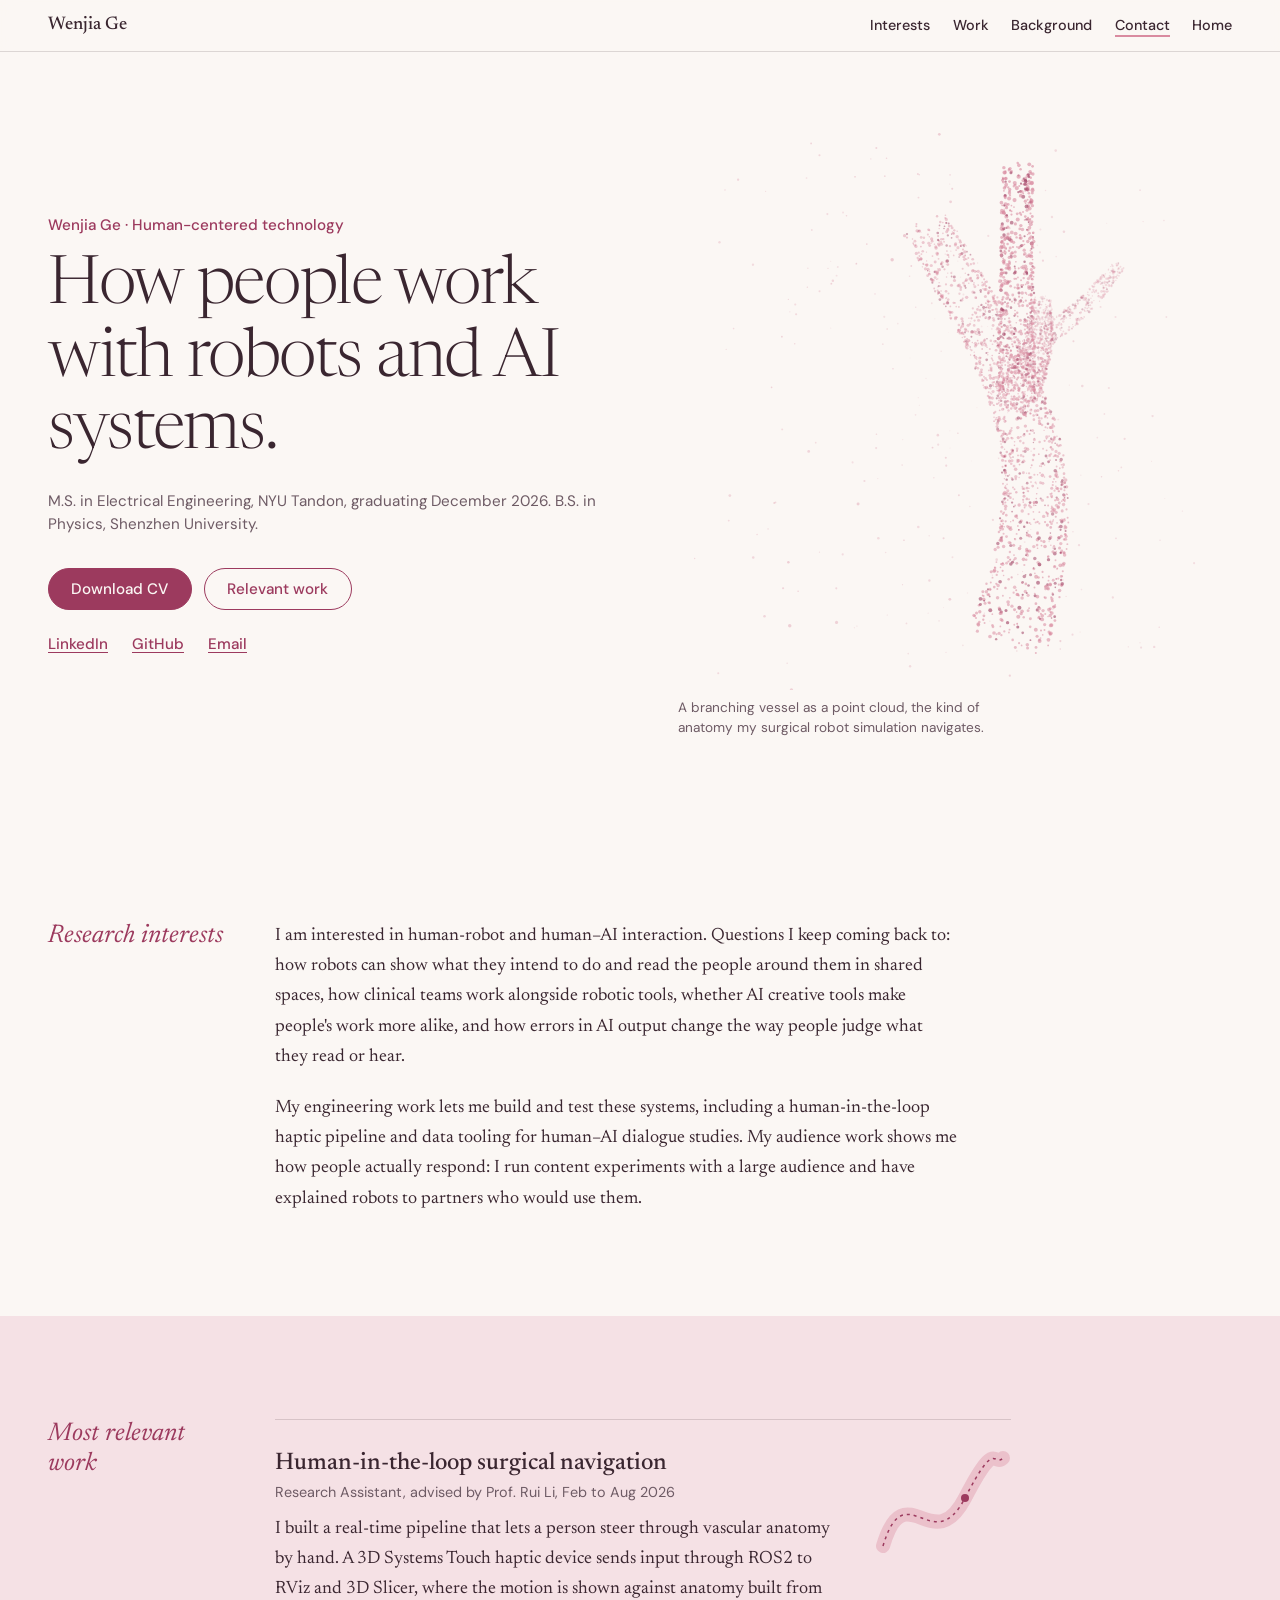
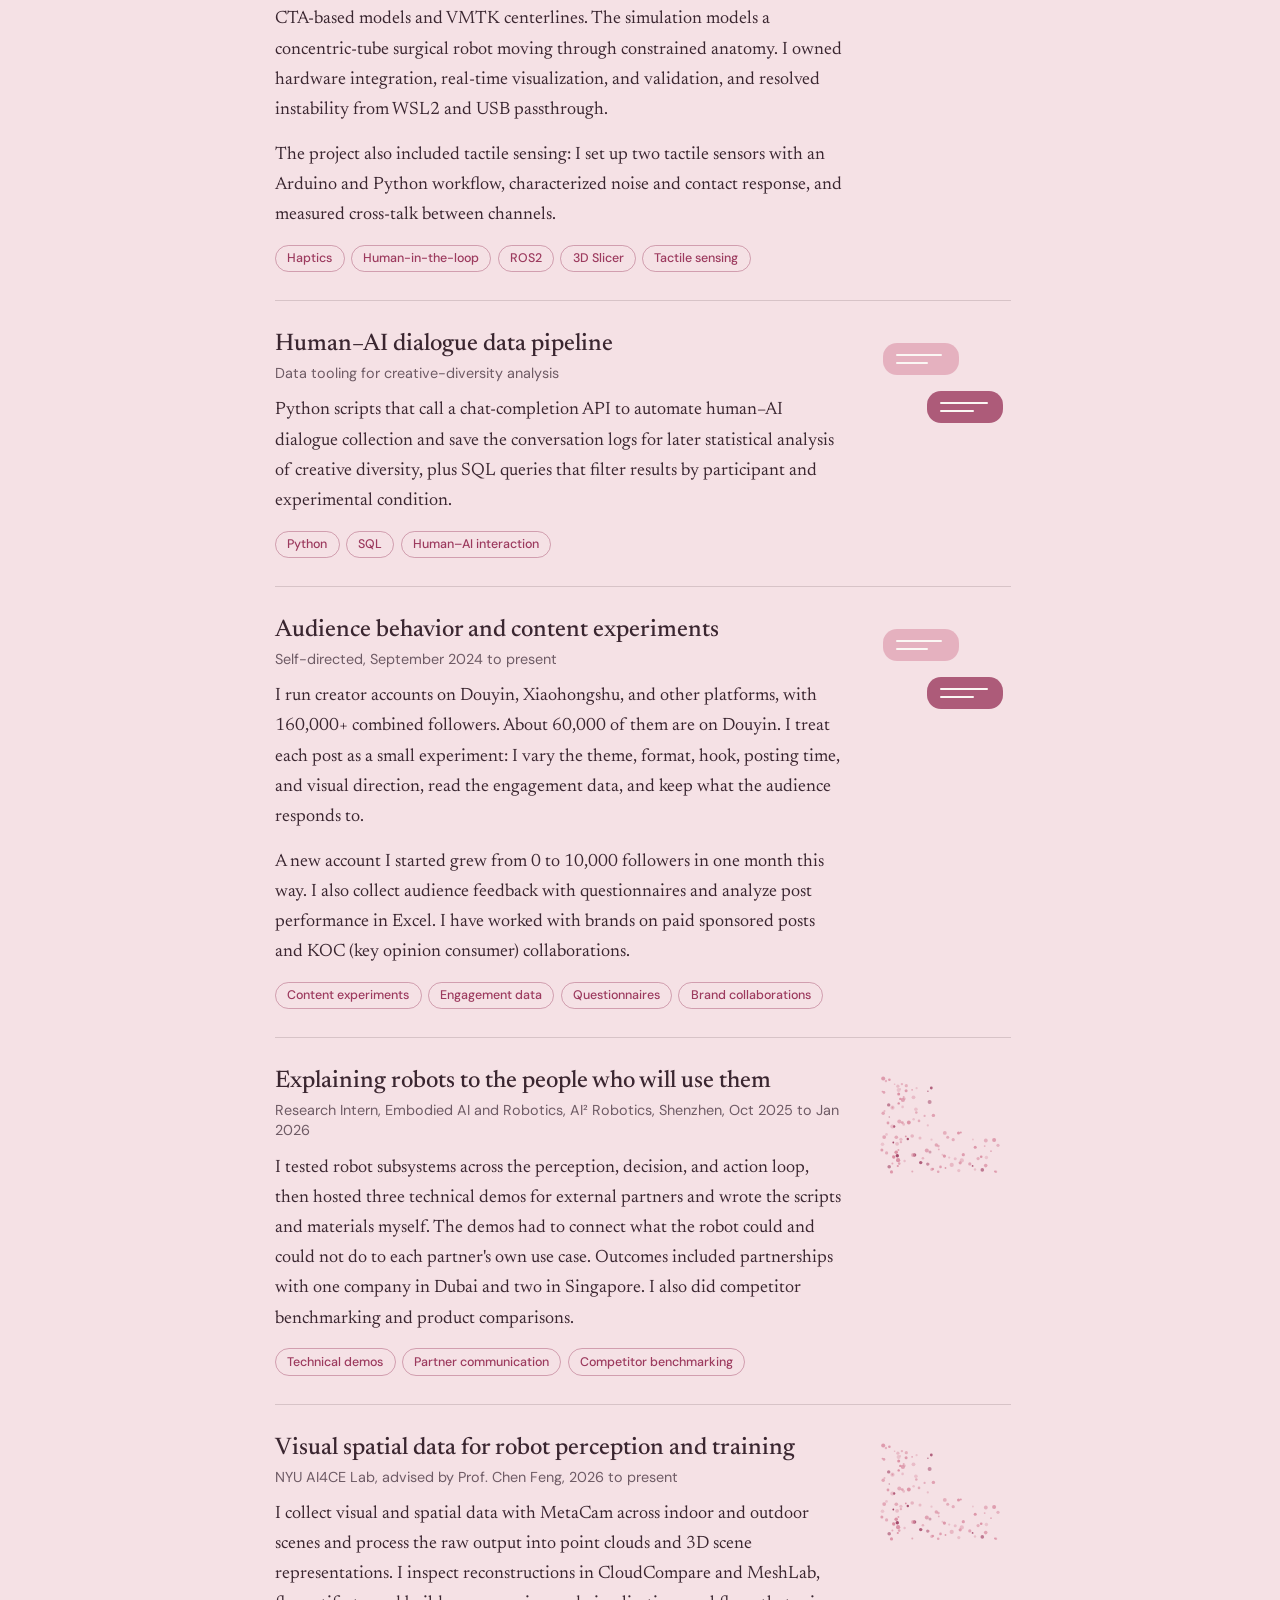
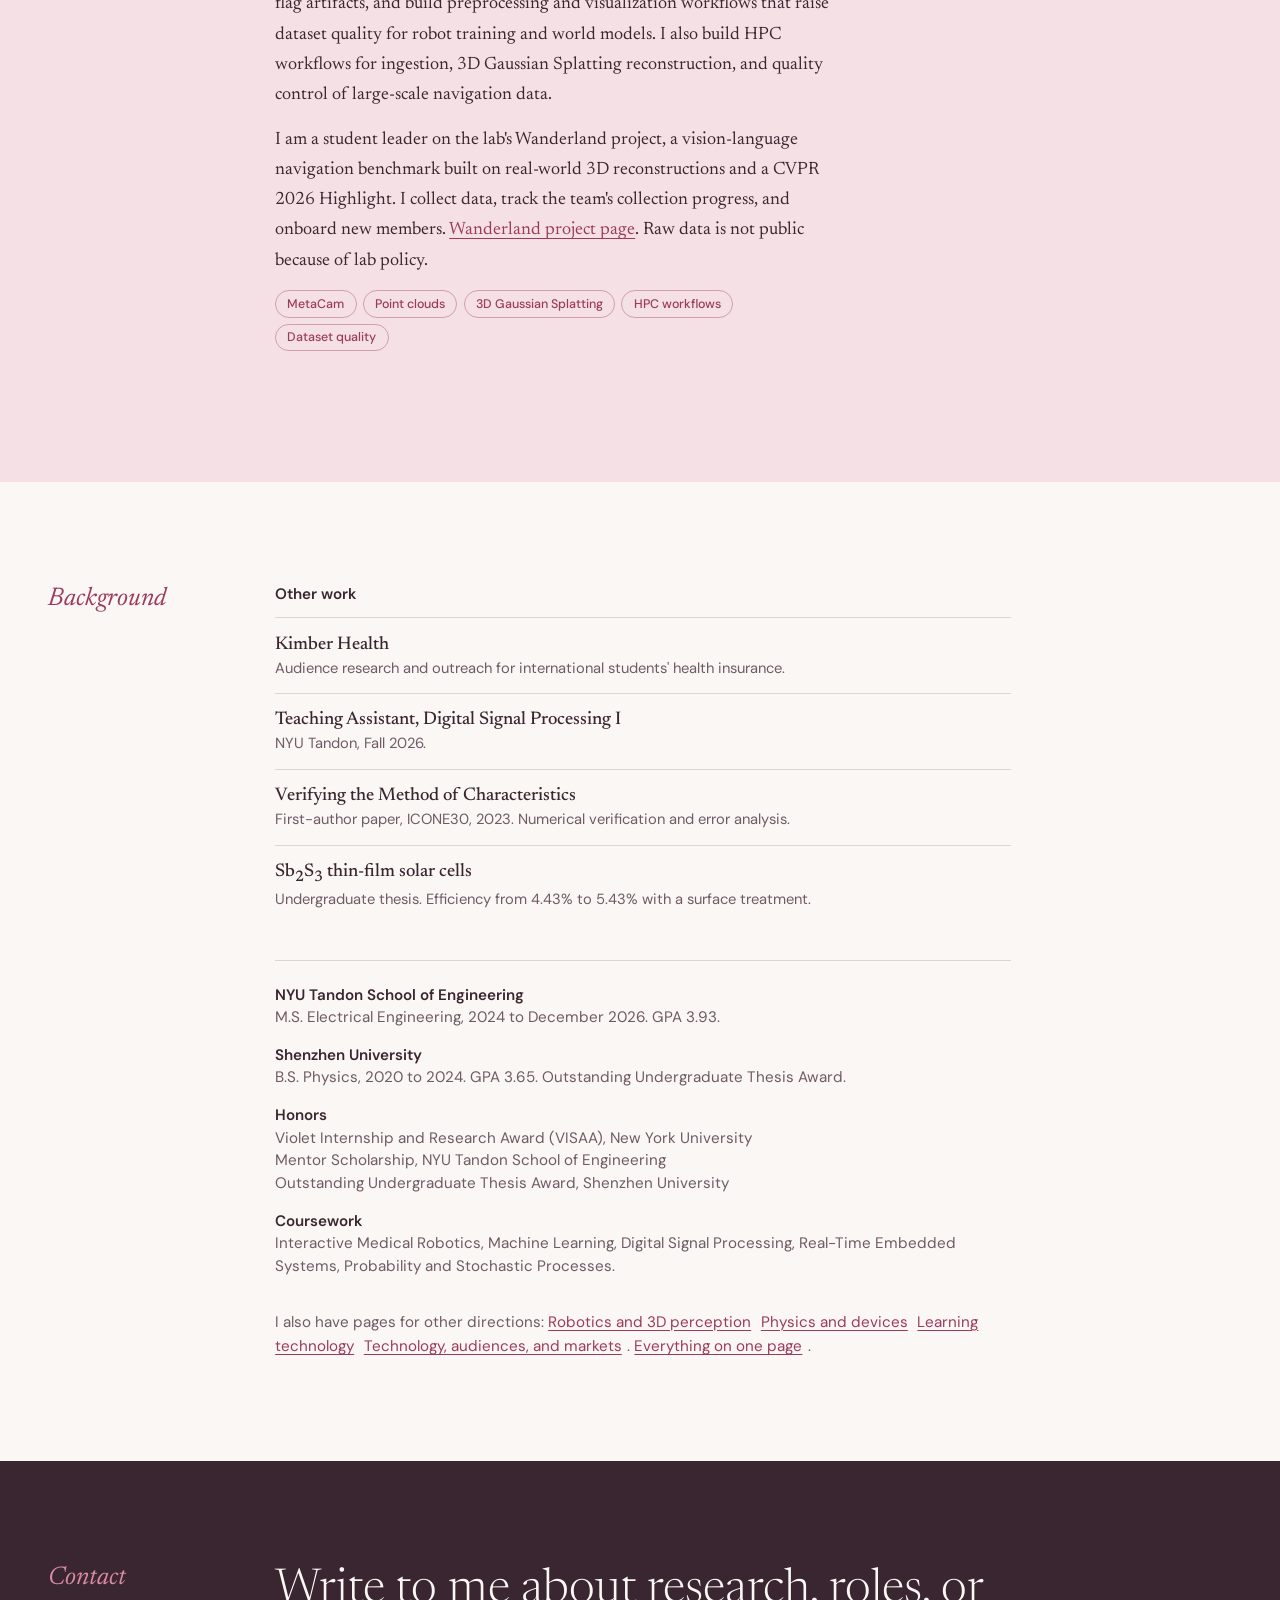
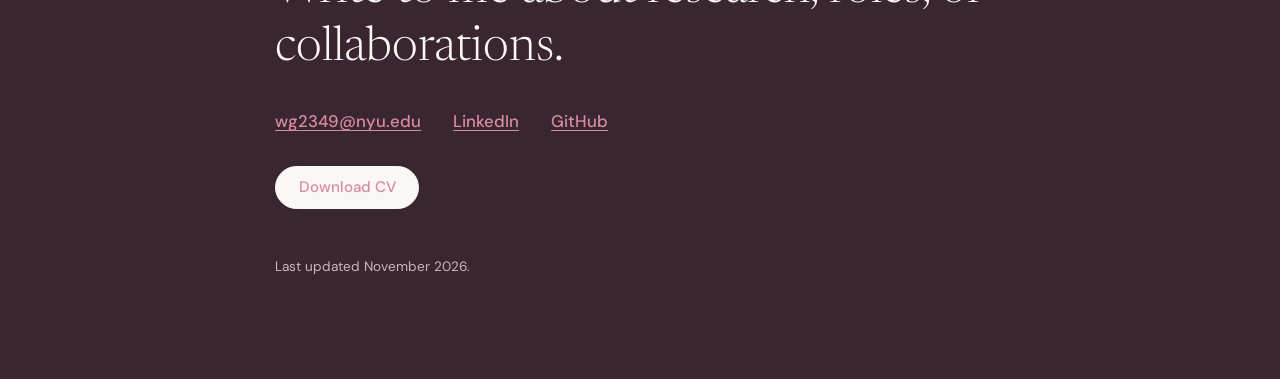
<file: hci/index.html>
<!doctype html>
<html lang="en">
<head>
  <meta charset="utf-8">
  <meta name="viewport" content="width=device-width, initial-scale=1">
  <title>Wenjia Ge · Human-centered technology</title>
  <meta name="description" content="Wenjia Ge: How people work with robots and AI systems, and how they judge what those systems produce.">
  <meta name="theme-color" content="#FBF7F4">
  <meta property="og:type" content="website">
  <meta property="og:title" content="Wenjia Ge · Human-centered technology">
  <meta property="og:description" content="Wenjia Ge: How people work with robots and AI systems, and how they judge what those systems produce.">
  <link rel="icon" href="data:image/svg+xml,%3Csvg xmlns='http://www.w3.org/2000/svg' viewBox='0 0 32 32'%3E%3Ccircle cx='16' cy='16' r='9' fill='%23D98BA0'/%3E%3C/svg%3E">
  <link rel="preconnect" href="https://fonts.googleapis.com">
  <link rel="preconnect" href="https://fonts.gstatic.com" crossorigin>
  <link href="https://fonts.googleapis.com/css2?family=DM+Sans:wght@400;500;600&family=Newsreader:ital,opsz,wght@0,6..72,300..600;1,6..72,300..600&display=swap" rel="stylesheet">
  <link rel="stylesheet" href="../style.css">
  <script src="../script.js" defer></script>
</head>
<body>
  <a class="skip" href="#main">Skip to content</a>

  <header class="nav">
    <div class="nav__inner">
      <a class="nav__name" href="../">Wenjia Ge</a>
      <nav aria-label="Primary">
        <ul>
          <li><a href="#interests">Interests</a></li>
          <li><a href="#work">Work</a></li>
          <li><a href="#background">Background</a></li>
          <li><a href="#contact">Contact</a></li>
          <li><a href="../">Home</a></li>
        </ul>
      </nav>
    </div>
  </header>

  <main id="main">

    <section class="hero" id="top">
      <div class="hero__text">
        <p class="hero__kicker">Wenjia Ge · Human-centered technology</p>
        <h1 class="h1--page">How people work with robots and AI systems.</h1>
        <p class="hero__meta">M.S. in Electrical Engineering, NYU Tandon, graduating December 2026. B.S. in Physics, Shenzhen University.</p>
        <div class="hero__actions">
          <a class="btn btn--solid" href="../cv/hci/Wenjia_Ge_CV.pdf">Download CV</a>
          <a class="btn btn--line" href="#work">Relevant work</a>
        </div>
        <p class="hero__links">
          <a href="https://www.linkedin.com/in/wenjia-ge" rel="noopener">LinkedIn</a>
          <a href="https://github.com/Wenjia-Ge" rel="noopener">GitHub</a>
          <a data-email href="#contact">Email</a>
        </p>
      </div>
      <figure class="hero__figure">
        <canvas id="cloud" role="img" aria-label="Animated point cloud of a branching blood vessel"></canvas>
        <figcaption>A branching vessel as a point cloud, the kind of anatomy my surgical robot simulation navigates.</figcaption>
      </figure>
    </section>

    <section class="band" id="interests" aria-labelledby="interests-title">
      <div class="wrap">
        <h2 class="rail" id="interests-title">Research interests</h2>
        <div class="content prose">
            <p>I am interested in human-robot and human–AI interaction. Questions I keep coming back to: how robots can show what they intend to do and read the people around them in shared spaces, how clinical teams work alongside robotic tools, whether AI creative tools make people's work more alike, and how errors in AI output change the way people judge what they read or hear.</p>
            <p>My engineering work lets me build and test these systems, including a human-in-the-loop haptic pipeline and data tooling for human–AI dialogue studies. My audience work shows me how people actually respond: I run content experiments with a large audience and have explained robots to partners who would use them.</p>
        </div>
      </div>
    </section>

    <section class="band band--blush" id="work" aria-labelledby="work-title">
      <div class="wrap">
        <h2 class="rail" id="work-title">Most relevant work</h2>
        <div class="content">
          <article class="entry">
            <div>
              <h3>Human-in-the-loop surgical navigation</h3>
              <p class="entry__meta">Research Assistant, advised by Prof. Rui Li, Feb to Aug 2026</p>
              <p>I built a real-time pipeline that lets a person steer through vascular anatomy by hand. A 3D Systems Touch haptic device sends input through ROS2 to RViz and 3D Slicer, where the motion is shown against anatomy built from CTA-based models and VMTK centerlines. The simulation models a concentric-tube surgical robot moving through constrained anatomy. I owned hardware integration, real-time visualization, and validation, and resolved instability from WSL2 and USB passthrough.</p>
              <p>The project also included tactile sensing: I set up two tactile sensors with an Arduino and Python workflow, characterized noise and contact response, and measured cross-talk between channels.</p>
              <ul class="tags"><li>Haptics</li><li>Human-in-the-loop</li><li>ROS2</li><li>3D Slicer</li><li>Tactile sensing</li></ul>
            </div>
            <svg class="motif" data-motif="tube" viewBox="0 0 136 112" aria-hidden="true"></svg>
          </article>

          <article class="entry">
            <div>
              <h3>Human–AI dialogue data pipeline</h3>
              <p class="entry__meta">Data tooling for creative-diversity analysis</p>
              <p>Python scripts that call a chat-completion API to automate human–AI dialogue collection and save the conversation logs for later statistical analysis of creative diversity, plus SQL queries that filter results by participant and experimental condition.</p>
              <ul class="tags"><li>Python</li><li>SQL</li><li>Human–AI interaction</li></ul>
            </div>
            <svg class="motif" data-motif="dialogue" viewBox="0 0 136 112" aria-hidden="true"></svg>
          </article>

          <article class="entry">
            <div>
              <h3>Audience behavior and content experiments</h3>
              <p class="entry__meta">Self-directed, September 2024 to present</p>
              <p>I run creator accounts on Douyin, Xiaohongshu, and other platforms, with 160,000+ combined followers. About 60,000 of them are on Douyin. I treat each post as a small experiment: I vary the theme, format, hook, posting time, and visual direction, read the engagement data, and keep what the audience responds to.</p>
              <p>A new account I started grew from 0 to 10,000 followers in one month this way. I also collect audience feedback with questionnaires and analyze post performance in Excel. I have worked with brands on paid sponsored posts and KOC (key opinion consumer) collaborations.</p>
              <ul class="tags"><li>Content experiments</li><li>Engagement data</li><li>Questionnaires</li><li>Brand collaborations</li></ul>
            </div>
            <svg class="motif" data-motif="dialogue" viewBox="0 0 136 112" aria-hidden="true"></svg>
          </article>

          <article class="entry">
            <div>
              <h3>Explaining robots to the people who will use them</h3>
              <p class="entry__meta">Research Intern, Embodied AI and Robotics, AI² Robotics, Shenzhen, Oct 2025 to Jan 2026</p>
              <p>I tested robot subsystems across the perception, decision, and action loop, then hosted three technical demos for external partners and wrote the scripts and materials myself. The demos had to connect what the robot could and could not do to each partner's own use case. Outcomes included partnerships with one company in Dubai and two in Singapore. I also did competitor benchmarking and product comparisons.</p>
              <ul class="tags"><li>Technical demos</li><li>Partner communication</li><li>Competitor benchmarking</li></ul>
            </div>
            <svg class="motif" data-motif="cloud" viewBox="0 0 136 112" aria-hidden="true"></svg>
          </article>

          <article class="entry">
            <div>
              <h3>Visual spatial data for robot perception and training</h3>
              <p class="entry__meta">NYU AI4CE Lab, advised by Prof. Chen Feng, 2026 to present</p>
              <p>I collect visual and spatial data with MetaCam across indoor and outdoor scenes and process the raw output into point clouds and 3D scene representations. I inspect reconstructions in CloudCompare and MeshLab, flag artifacts, and build preprocessing and visualization workflows that raise dataset quality for robot training and world models. I also build HPC workflows for ingestion, 3D Gaussian Splatting reconstruction, and quality control of large-scale navigation data.</p>
              <p>I am a student leader on the lab's Wanderland project, a vision-language navigation benchmark built on real-world 3D reconstructions and a CVPR 2026 Highlight. I collect data, track the team's collection progress, and onboard new members. <a href="https://ai4ce.github.io/wanderland/" rel="noopener">Wanderland project page</a>. Raw data is not public because of lab policy.</p>
              <ul class="tags"><li>MetaCam</li><li>Point clouds</li><li>3D Gaussian Splatting</li><li>HPC workflows</li><li>Dataset quality</li></ul>
            </div>
            <svg class="motif" data-motif="cloud" viewBox="0 0 136 112" aria-hidden="true"></svg>
          </article>
        </div>
      </div>
    </section>

    <section class="band" id="background" aria-labelledby="background-title">
      <div class="wrap">
        <h2 class="rail" id="background-title">Background</h2>
        <div class="content">
          <h3 class="subhead">Other work</h3>
          <ul class="others">
            <li><h3>Kimber Health</h3><p>Audience research and outreach for international students' health insurance.</p></li>
            <li><h3>Teaching Assistant, Digital Signal Processing I</h3><p>NYU Tandon, Fall 2026.</p></li>
            <li><h3>Verifying the Method of Characteristics</h3><p>First-author paper, ICONE30, 2023. Numerical verification and error analysis.</p></li>
            <li><h3>Sb<sub>2</sub>S<sub>3</sub> thin-film solar cells</h3><p>Undergraduate thesis. Efficiency from 4.43% to 5.43% with a surface treatment.</p></li>
          </ul>
            <dl class="facts">
              <div><dt>NYU Tandon School of Engineering</dt><dd>M.S. Electrical Engineering, 2024 to December 2026. GPA 3.93.</dd></div>
              <div><dt>Shenzhen University</dt><dd>B.S. Physics, 2020 to 2024. GPA 3.65. Outstanding Undergraduate Thesis Award.</dd></div>
              <div><dt>Honors</dt><dd>Violet Internship and Research Award (VISAA), New York University</dd><dd>Mentor Scholarship, NYU Tandon School of Engineering</dd><dd>Outstanding Undergraduate Thesis Award, Shenzhen University</dd></div>
              <div><dt>Coursework</dt><dd>Interactive Medical Robotics, Machine Learning, Digital Signal Processing, Real-Time Embedded Systems, Probability and Stochastic Processes.</dd></div>
            </dl>
          <p class="also">I also have pages for other directions: <a href="../robotics/">Robotics and 3D perception</a> <a href="../physics/">Physics and devices</a> <a href="../education/">Learning technology</a> <a href="../marketing/">Technology, audiences, and markets</a>. <a href="../">Everything on one page</a>.</p>
        </div>
      </div>
    </section>

    <section class="band band--plum" id="contact" aria-labelledby="contact-title">
      <div class="wrap">
        <h2 class="rail" id="contact-title">Contact</h2>
        <div class="content">
          <p class="contact__lead">Write to me about research, roles, or collaborations.</p>
          <ul class="contact__links">
            <li><a data-email="show" href="#contact">Email</a><noscript>wg2349 at nyu dot edu</noscript></li>
            <li><a href="https://www.linkedin.com/in/wenjia-ge" rel="noopener">LinkedIn</a></li>
            <li><a href="https://github.com/Wenjia-Ge" rel="noopener">GitHub</a></li>
          </ul>
          <p class="contact__files">
            <a class="btn btn--cream" href="../cv/hci/Wenjia_Ge_CV.pdf">Download CV</a>
          </p>
          <p class="foot">Last updated November 2026.</p>
        </div>
      </div>
    </section>

  </main>
</body>
</html>
</file>
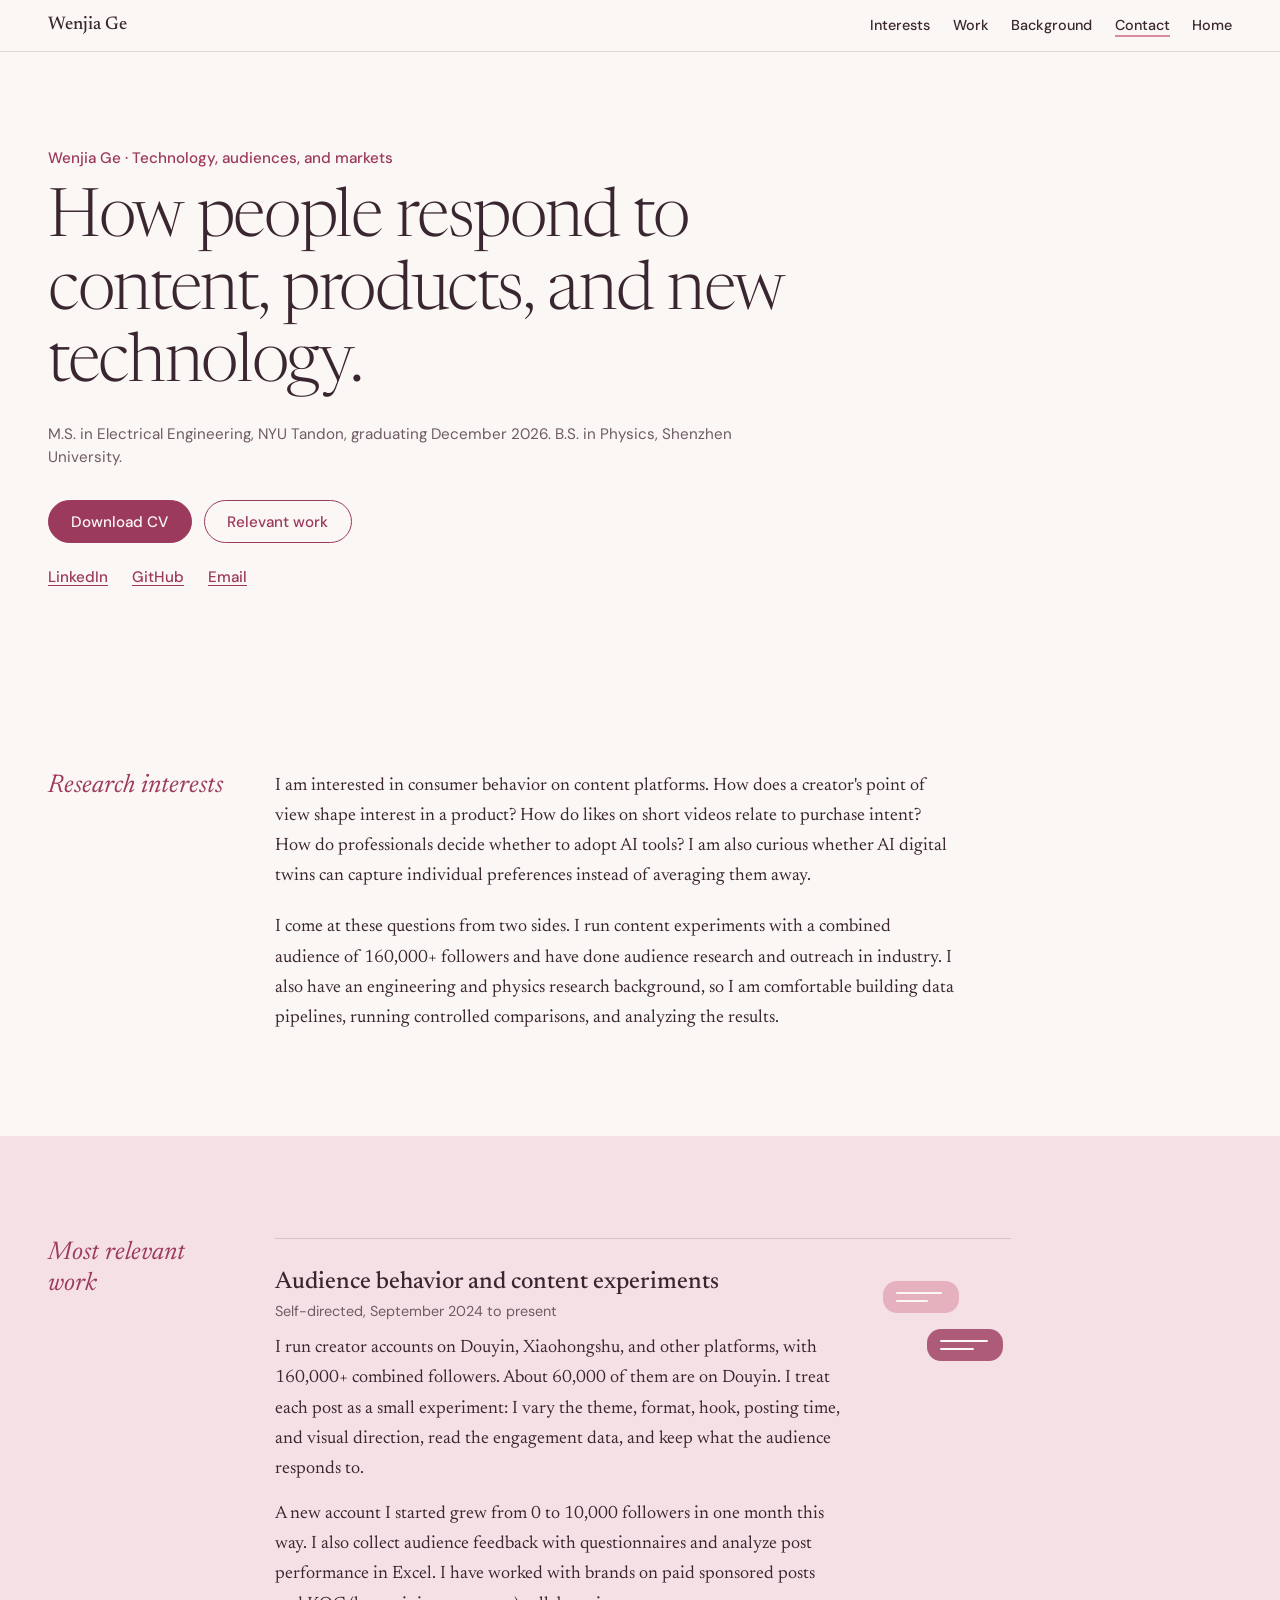
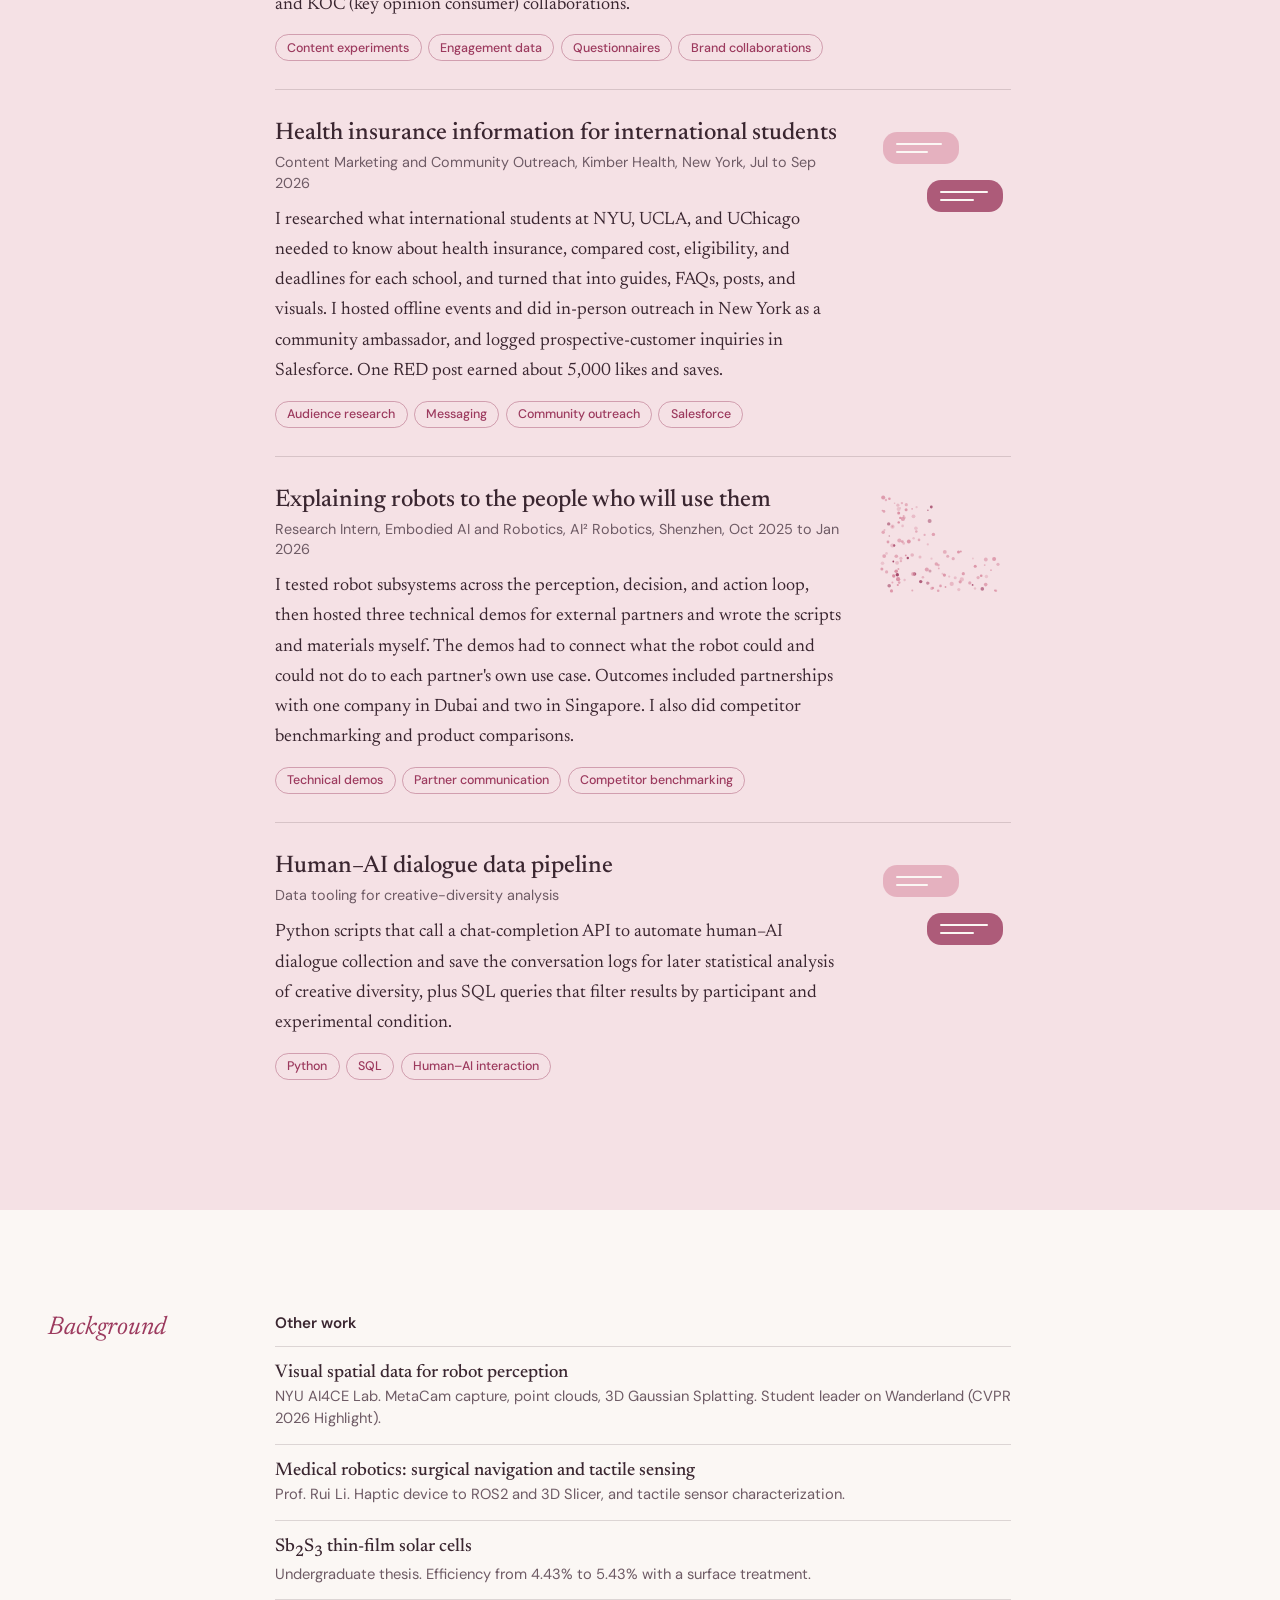
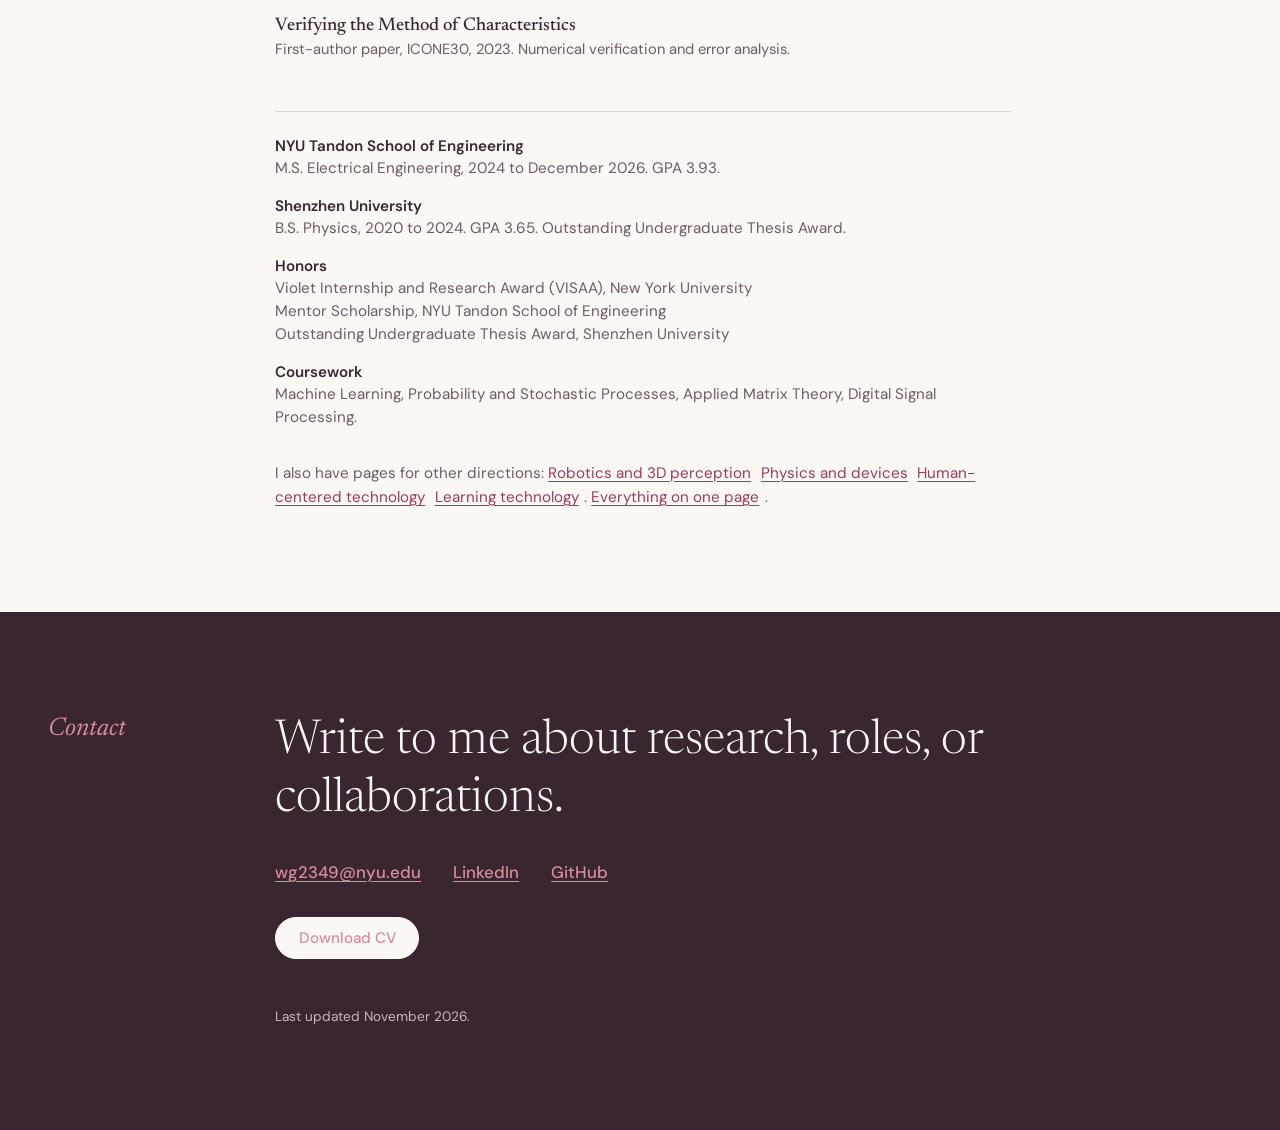
<file: marketing/index.html>
<!doctype html>
<html lang="en">
<head>
  <meta charset="utf-8">
  <meta name="viewport" content="width=device-width, initial-scale=1">
  <title>Wenjia Ge · Technology, audiences, and markets</title>
  <meta name="description" content="Wenjia Ge: How audiences respond to content, products, and new technology.">
  <meta name="theme-color" content="#FBF7F4">
  <meta property="og:type" content="website">
  <meta property="og:title" content="Wenjia Ge · Technology, audiences, and markets">
  <meta property="og:description" content="Wenjia Ge: How audiences respond to content, products, and new technology.">
  <link rel="icon" href="data:image/svg+xml,%3Csvg xmlns='http://www.w3.org/2000/svg' viewBox='0 0 32 32'%3E%3Ccircle cx='16' cy='16' r='9' fill='%23D98BA0'/%3E%3C/svg%3E">
  <link rel="preconnect" href="https://fonts.googleapis.com">
  <link rel="preconnect" href="https://fonts.gstatic.com" crossorigin>
  <link href="https://fonts.googleapis.com/css2?family=DM+Sans:wght@400;500;600&family=Newsreader:ital,opsz,wght@0,6..72,300..600;1,6..72,300..600&display=swap" rel="stylesheet">
  <link rel="stylesheet" href="../style.css">
  <script src="../script.js" defer></script>
</head>
<body>
  <a class="skip" href="#main">Skip to content</a>

  <header class="nav">
    <div class="nav__inner">
      <a class="nav__name" href="../">Wenjia Ge</a>
      <nav aria-label="Primary">
        <ul>
          <li><a href="#interests">Interests</a></li>
          <li><a href="#work">Work</a></li>
          <li><a href="#background">Background</a></li>
          <li><a href="#contact">Contact</a></li>
          <li><a href="../">Home</a></li>
        </ul>
      </nav>
    </div>
  </header>

  <main id="main">

    <section class="hero hero--page" id="top">
      <div class="hero__text">
        <p class="hero__kicker">Wenjia Ge · Technology, audiences, and markets</p>
        <h1 class="h1--page">How people respond to content, products, and new technology.</h1>
        <p class="hero__meta">M.S. in Electrical Engineering, NYU Tandon, graduating December 2026. B.S. in Physics, Shenzhen University.</p>
        <div class="hero__actions">
          <a class="btn btn--solid" href="../cv/marketing/Wenjia_Ge_CV.pdf">Download CV</a>
          <a class="btn btn--line" href="#work">Relevant work</a>
        </div>
        <p class="hero__links">
          <a href="https://www.linkedin.com/in/wenjia-ge" rel="noopener">LinkedIn</a>
          <a href="https://github.com/Wenjia-Ge" rel="noopener">GitHub</a>
          <a data-email href="#contact">Email</a>
        </p>
      </div>
    </section>

    <section class="band" id="interests" aria-labelledby="interests-title">
      <div class="wrap">
        <h2 class="rail" id="interests-title">Research interests</h2>
        <div class="content prose">
            <p>I am interested in consumer behavior on content platforms. How does a creator's point of view shape interest in a product? How do likes on short videos relate to purchase intent? How do professionals decide whether to adopt AI tools? I am also curious whether AI digital twins can capture individual preferences instead of averaging them away.</p>
            <p>I come at these questions from two sides. I run content experiments with a combined audience of 160,000+ followers and have done audience research and outreach in industry. I also have an engineering and physics research background, so I am comfortable building data pipelines, running controlled comparisons, and analyzing the results.</p>
        </div>
      </div>
    </section>

    <section class="band band--blush" id="work" aria-labelledby="work-title">
      <div class="wrap">
        <h2 class="rail" id="work-title">Most relevant work</h2>
        <div class="content">
          <article class="entry">
            <div>
              <h3>Audience behavior and content experiments</h3>
              <p class="entry__meta">Self-directed, September 2024 to present</p>
              <p>I run creator accounts on Douyin, Xiaohongshu, and other platforms, with 160,000+ combined followers. About 60,000 of them are on Douyin. I treat each post as a small experiment: I vary the theme, format, hook, posting time, and visual direction, read the engagement data, and keep what the audience responds to.</p>
              <p>A new account I started grew from 0 to 10,000 followers in one month this way. I also collect audience feedback with questionnaires and analyze post performance in Excel. I have worked with brands on paid sponsored posts and KOC (key opinion consumer) collaborations.</p>
              <ul class="tags"><li>Content experiments</li><li>Engagement data</li><li>Questionnaires</li><li>Brand collaborations</li></ul>
            </div>
            <svg class="motif" data-motif="dialogue" viewBox="0 0 136 112" aria-hidden="true"></svg>
          </article>

          <article class="entry">
            <div>
              <h3>Health insurance information for international students</h3>
              <p class="entry__meta">Content Marketing and Community Outreach, Kimber Health, New York, Jul to Sep 2026</p>
              <p>I researched what international students at NYU, UCLA, and UChicago needed to know about health insurance, compared cost, eligibility, and deadlines for each school, and turned that into guides, FAQs, posts, and visuals. I hosted offline events and did in-person outreach in New York as a community ambassador, and logged prospective-customer inquiries in Salesforce. One RED post earned about 5,000 likes and saves.</p>
              <ul class="tags"><li>Audience research</li><li>Messaging</li><li>Community outreach</li><li>Salesforce</li></ul>
            </div>
            <svg class="motif" data-motif="dialogue" viewBox="0 0 136 112" aria-hidden="true"></svg>
          </article>

          <article class="entry">
            <div>
              <h3>Explaining robots to the people who will use them</h3>
              <p class="entry__meta">Research Intern, Embodied AI and Robotics, AI² Robotics, Shenzhen, Oct 2025 to Jan 2026</p>
              <p>I tested robot subsystems across the perception, decision, and action loop, then hosted three technical demos for external partners and wrote the scripts and materials myself. The demos had to connect what the robot could and could not do to each partner's own use case. Outcomes included partnerships with one company in Dubai and two in Singapore. I also did competitor benchmarking and product comparisons.</p>
              <ul class="tags"><li>Technical demos</li><li>Partner communication</li><li>Competitor benchmarking</li></ul>
            </div>
            <svg class="motif" data-motif="cloud" viewBox="0 0 136 112" aria-hidden="true"></svg>
          </article>

          <article class="entry">
            <div>
              <h3>Human–AI dialogue data pipeline</h3>
              <p class="entry__meta">Data tooling for creative-diversity analysis</p>
              <p>Python scripts that call a chat-completion API to automate human–AI dialogue collection and save the conversation logs for later statistical analysis of creative diversity, plus SQL queries that filter results by participant and experimental condition.</p>
              <ul class="tags"><li>Python</li><li>SQL</li><li>Human–AI interaction</li></ul>
            </div>
            <svg class="motif" data-motif="dialogue" viewBox="0 0 136 112" aria-hidden="true"></svg>
          </article>
        </div>
      </div>
    </section>

    <section class="band" id="background" aria-labelledby="background-title">
      <div class="wrap">
        <h2 class="rail" id="background-title">Background</h2>
        <div class="content">
          <h3 class="subhead">Other work</h3>
          <ul class="others">
            <li><h3>Visual spatial data for robot perception</h3><p>NYU AI4CE Lab. MetaCam capture, point clouds, 3D Gaussian Splatting. Student leader on Wanderland (CVPR 2026 Highlight).</p></li>
            <li><h3>Medical robotics: surgical navigation and tactile sensing</h3><p>Prof. Rui Li. Haptic device to ROS2 and 3D Slicer, and tactile sensor characterization.</p></li>
            <li><h3>Sb<sub>2</sub>S<sub>3</sub> thin-film solar cells</h3><p>Undergraduate thesis. Efficiency from 4.43% to 5.43% with a surface treatment.</p></li>
            <li><h3>Verifying the Method of Characteristics</h3><p>First-author paper, ICONE30, 2023. Numerical verification and error analysis.</p></li>
          </ul>
            <dl class="facts">
              <div><dt>NYU Tandon School of Engineering</dt><dd>M.S. Electrical Engineering, 2024 to December 2026. GPA 3.93.</dd></div>
              <div><dt>Shenzhen University</dt><dd>B.S. Physics, 2020 to 2024. GPA 3.65. Outstanding Undergraduate Thesis Award.</dd></div>
              <div><dt>Honors</dt><dd>Violet Internship and Research Award (VISAA), New York University</dd><dd>Mentor Scholarship, NYU Tandon School of Engineering</dd><dd>Outstanding Undergraduate Thesis Award, Shenzhen University</dd></div>
              <div><dt>Coursework</dt><dd>Machine Learning, Probability and Stochastic Processes, Applied Matrix Theory, Digital Signal Processing.</dd></div>
            </dl>
          <p class="also">I also have pages for other directions: <a href="../robotics/">Robotics and 3D perception</a> <a href="../physics/">Physics and devices</a> <a href="../hci/">Human-centered technology</a> <a href="../education/">Learning technology</a>. <a href="../">Everything on one page</a>.</p>
        </div>
      </div>
    </section>

    <section class="band band--plum" id="contact" aria-labelledby="contact-title">
      <div class="wrap">
        <h2 class="rail" id="contact-title">Contact</h2>
        <div class="content">
          <p class="contact__lead">Write to me about research, roles, or collaborations.</p>
          <ul class="contact__links">
            <li><a data-email="show" href="#contact">Email</a><noscript>wg2349 at nyu dot edu</noscript></li>
            <li><a href="https://www.linkedin.com/in/wenjia-ge" rel="noopener">LinkedIn</a></li>
            <li><a href="https://github.com/Wenjia-Ge" rel="noopener">GitHub</a></li>
          </ul>
          <p class="contact__files">
            <a class="btn btn--cream" href="../cv/marketing/Wenjia_Ge_CV.pdf">Download CV</a>
          </p>
          <p class="foot">Last updated November 2026.</p>
        </div>
      </div>
    </section>

  </main>
</body>
</html>
</file>
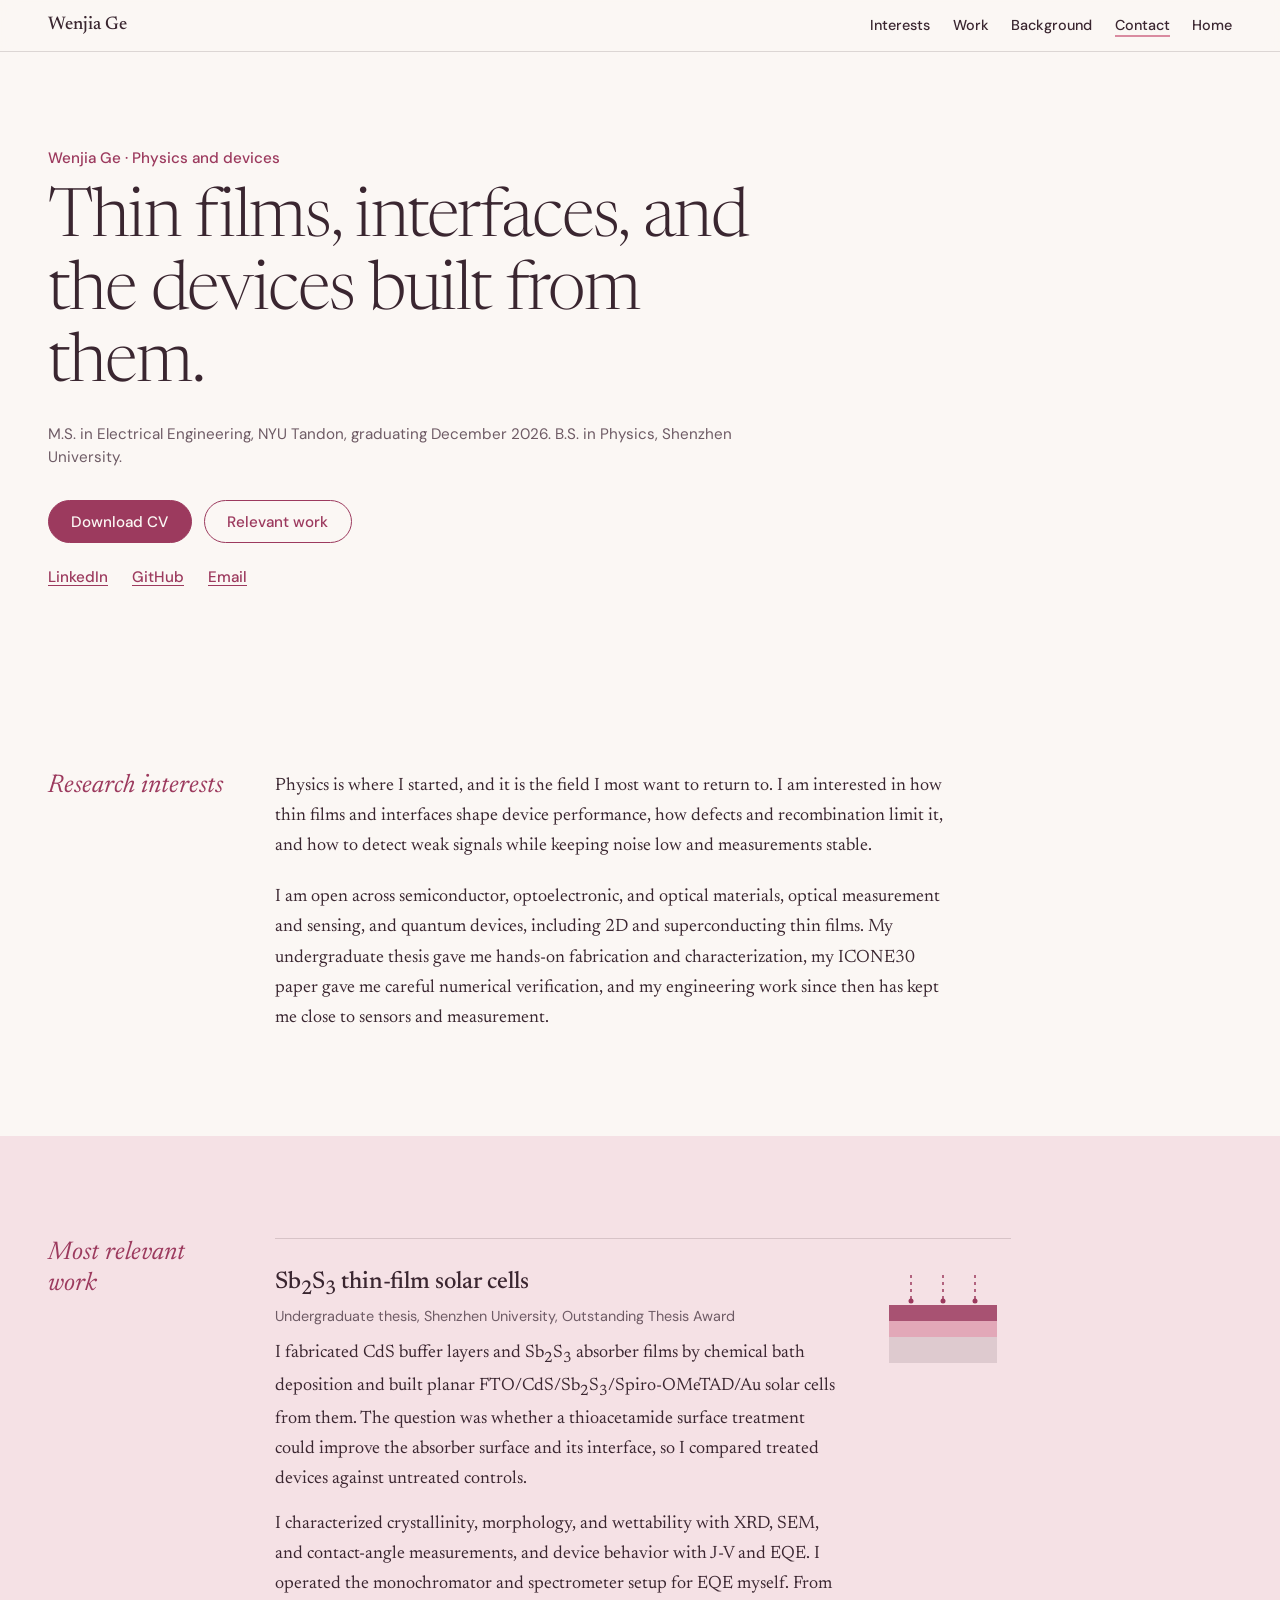
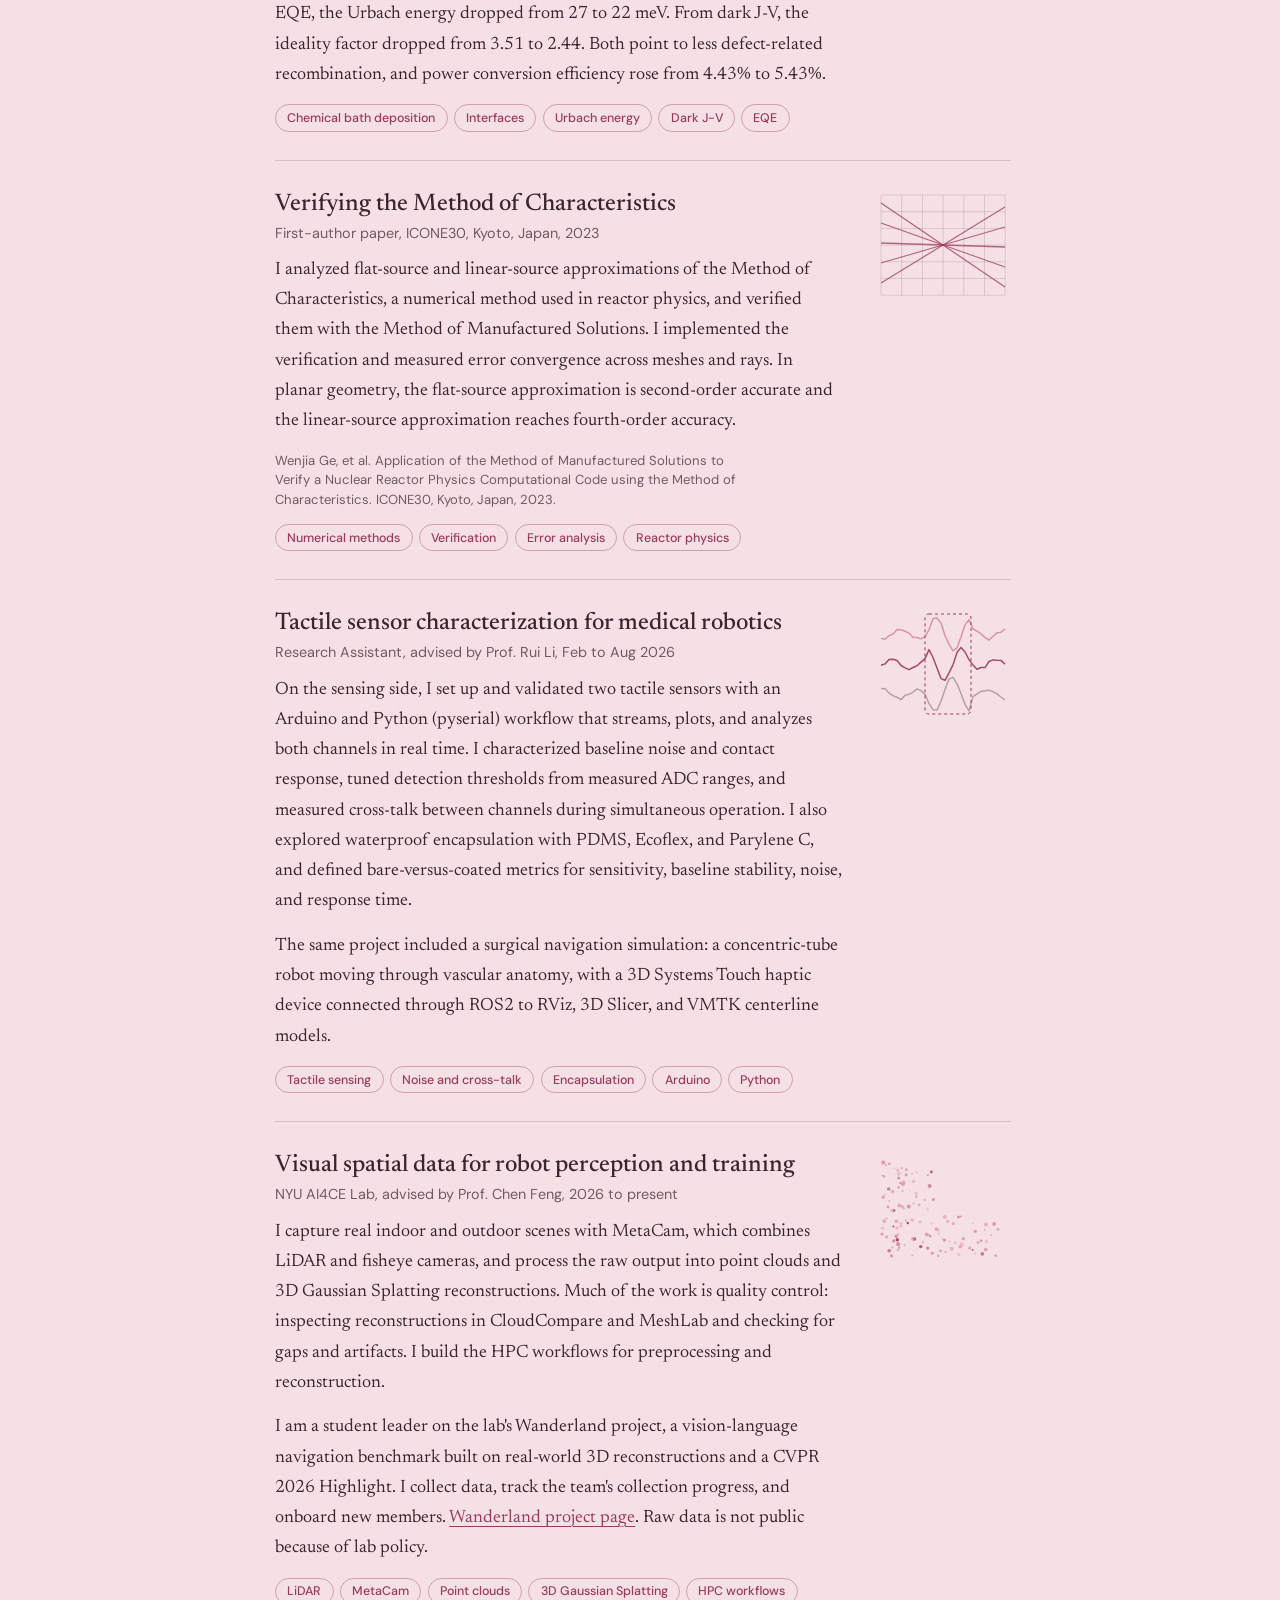
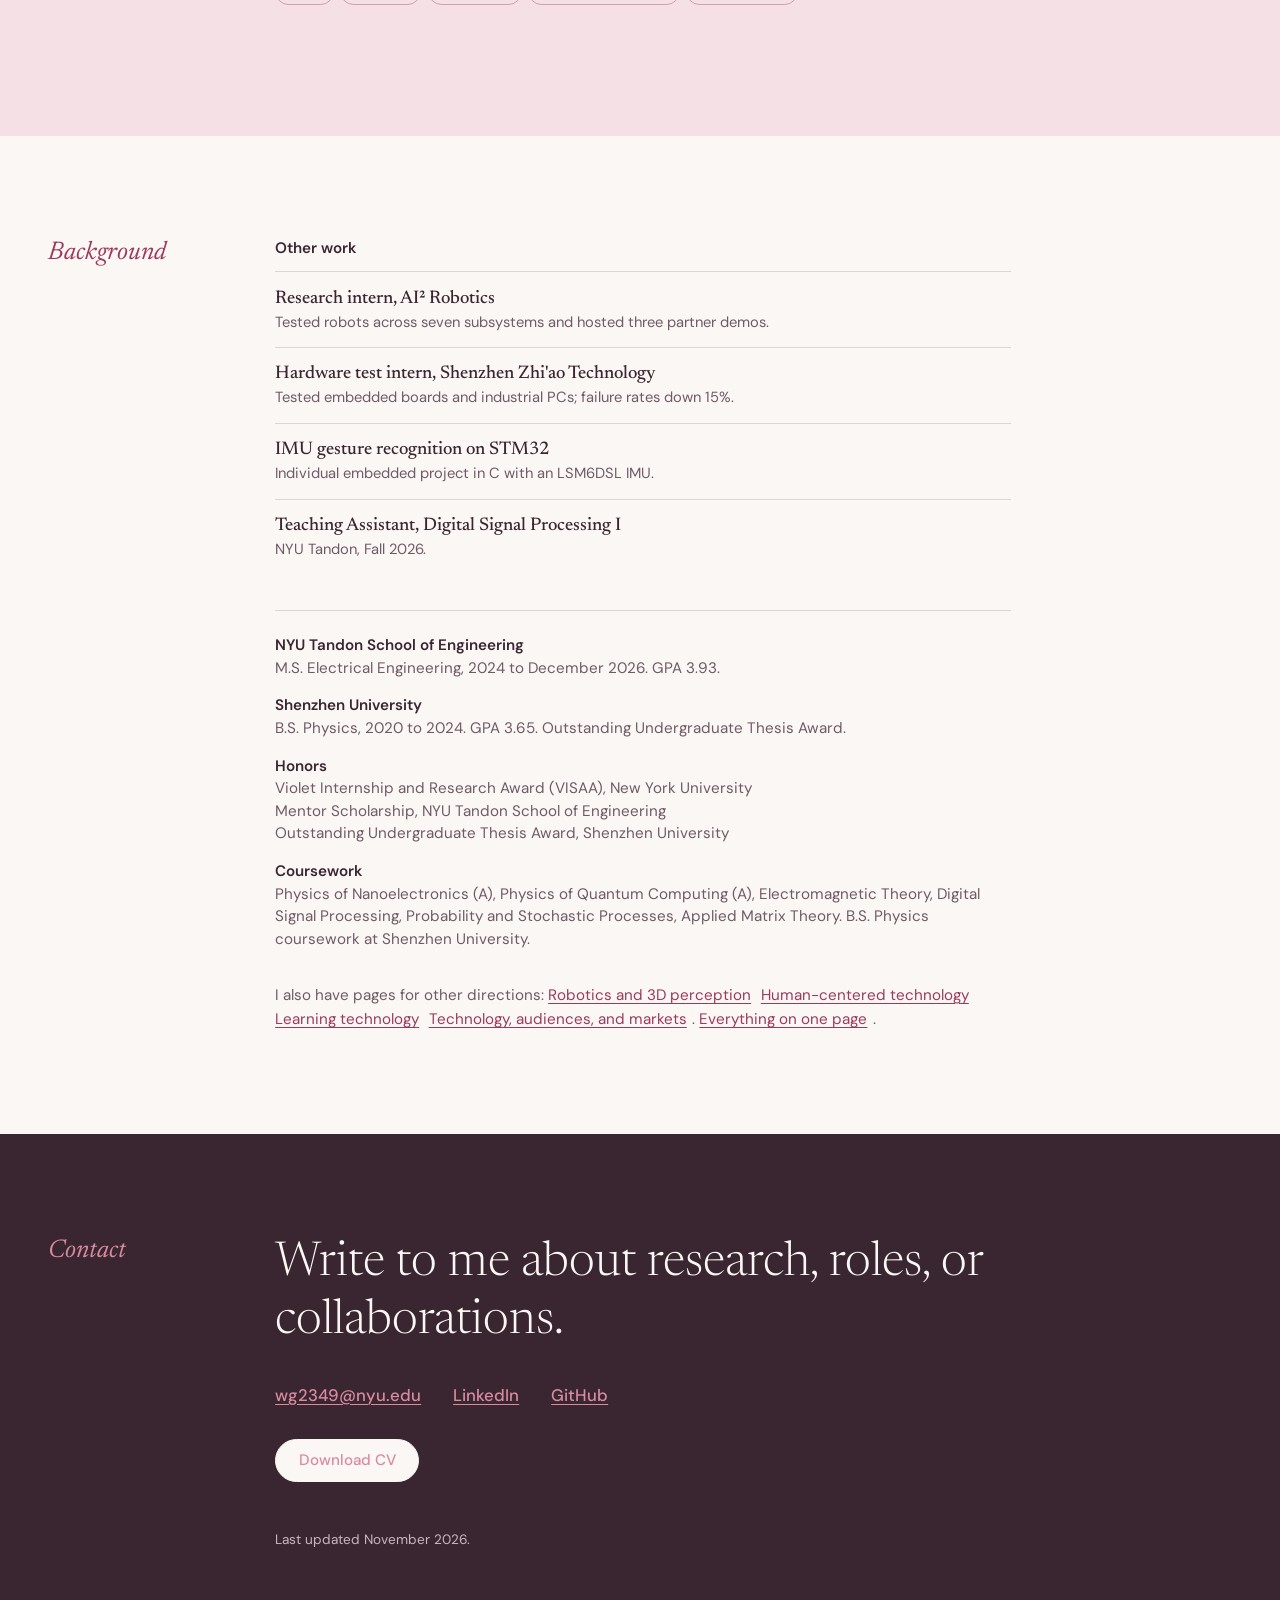
<file: physics/index.html>
<!doctype html>
<html lang="en">
<head>
  <meta charset="utf-8">
  <meta name="viewport" content="width=device-width, initial-scale=1">
  <title>Wenjia Ge · Physics and devices</title>
  <meta name="description" content="Wenjia Ge: Thin films, interfaces, device performance, and careful optical and electrical measurement.">
  <meta name="theme-color" content="#FBF7F4">
  <meta property="og:type" content="website">
  <meta property="og:title" content="Wenjia Ge · Physics and devices">
  <meta property="og:description" content="Wenjia Ge: Thin films, interfaces, device performance, and careful optical and electrical measurement.">
  <link rel="icon" href="data:image/svg+xml,%3Csvg xmlns='http://www.w3.org/2000/svg' viewBox='0 0 32 32'%3E%3Ccircle cx='16' cy='16' r='9' fill='%23D98BA0'/%3E%3C/svg%3E">
  <link rel="preconnect" href="https://fonts.googleapis.com">
  <link rel="preconnect" href="https://fonts.gstatic.com" crossorigin>
  <link href="https://fonts.googleapis.com/css2?family=DM+Sans:wght@400;500;600&family=Newsreader:ital,opsz,wght@0,6..72,300..600;1,6..72,300..600&display=swap" rel="stylesheet">
  <link rel="stylesheet" href="../style.css">
  <script src="../script.js" defer></script>
</head>
<body>
  <a class="skip" href="#main">Skip to content</a>

  <header class="nav">
    <div class="nav__inner">
      <a class="nav__name" href="../">Wenjia Ge</a>
      <nav aria-label="Primary">
        <ul>
          <li><a href="#interests">Interests</a></li>
          <li><a href="#work">Work</a></li>
          <li><a href="#background">Background</a></li>
          <li><a href="#contact">Contact</a></li>
          <li><a href="../">Home</a></li>
        </ul>
      </nav>
    </div>
  </header>

  <main id="main">

    <section class="hero hero--page" id="top">
      <div class="hero__text">
        <p class="hero__kicker">Wenjia Ge · Physics and devices</p>
        <h1 class="h1--page">Thin films, interfaces, and the devices built from them.</h1>
        <p class="hero__meta">M.S. in Electrical Engineering, NYU Tandon, graduating December 2026. B.S. in Physics, Shenzhen University.</p>
        <div class="hero__actions">
          <a class="btn btn--solid" href="../cv/physics/Wenjia_Ge_CV.pdf">Download CV</a>
          <a class="btn btn--line" href="#work">Relevant work</a>
        </div>
        <p class="hero__links">
          <a href="https://www.linkedin.com/in/wenjia-ge" rel="noopener">LinkedIn</a>
          <a href="https://github.com/Wenjia-Ge" rel="noopener">GitHub</a>
          <a data-email href="#contact">Email</a>
        </p>
      </div>
    </section>

    <section class="band" id="interests" aria-labelledby="interests-title">
      <div class="wrap">
        <h2 class="rail" id="interests-title">Research interests</h2>
        <div class="content prose">
            <p>Physics is where I started, and it is the field I most want to return to. I am interested in how thin films and interfaces shape device performance, how defects and recombination limit it, and how to detect weak signals while keeping noise low and measurements stable.</p>
            <p>I am open across semiconductor, optoelectronic, and optical materials, optical measurement and sensing, and quantum devices, including 2D and superconducting thin films. My undergraduate thesis gave me hands-on fabrication and characterization, my ICONE30 paper gave me careful numerical verification, and my engineering work since then has kept me close to sensors and measurement.</p>
        </div>
      </div>
    </section>

    <section class="band band--blush" id="work" aria-labelledby="work-title">
      <div class="wrap">
        <h2 class="rail" id="work-title">Most relevant work</h2>
        <div class="content">
          <article class="entry">
            <div>
              <h3>Sb<sub>2</sub>S<sub>3</sub> thin-film solar cells</h3>
              <p class="entry__meta">Undergraduate thesis, Shenzhen University, Outstanding Thesis Award</p>
              <p>I fabricated CdS buffer layers and Sb<sub>2</sub>S<sub>3</sub> absorber films by chemical bath deposition and built planar FTO/CdS/Sb<sub>2</sub>S<sub>3</sub>/Spiro-OMeTAD/Au solar cells from them. The question was whether a thioacetamide surface treatment could improve the absorber surface and its interface, so I compared treated devices against untreated controls.</p>
              <p>I characterized crystallinity, morphology, and wettability with XRD, SEM, and contact-angle measurements, and device behavior with J-V and EQE. I operated the monochromator and spectrometer setup for EQE myself. From EQE, the Urbach energy dropped from 27 to 22 meV. From dark J-V, the ideality factor dropped from 3.51 to 2.44. Both point to less defect-related recombination, and power conversion efficiency rose from 4.43% to 5.43%.</p>
              <ul class="tags"><li>Chemical bath deposition</li><li>Interfaces</li><li>Urbach energy</li><li>Dark J-V</li><li>EQE</li></ul>
            </div>
            <svg class="motif" data-motif="film" viewBox="0 0 136 112" aria-hidden="true"></svg>
          </article>

          <article class="entry">
            <div>
              <h3>Verifying the Method of Characteristics</h3>
              <p class="entry__meta">First-author paper, ICONE30, Kyoto, Japan, 2023</p>
              <p>I analyzed flat-source and linear-source approximations of the Method of Characteristics, a numerical method used in reactor physics, and verified them with the Method of Manufactured Solutions. I implemented the verification and measured error convergence across meshes and rays. In planar geometry, the flat-source approximation is second-order accurate and the linear-source approximation reaches fourth-order accuracy.</p>
              <p class="cite">Wenjia Ge, et al. Application of the Method of Manufactured Solutions to Verify a Nuclear Reactor Physics Computational Code using the Method of Characteristics. ICONE30, Kyoto, Japan, 2023.</p>
              <ul class="tags"><li>Numerical methods</li><li>Verification</li><li>Error analysis</li><li>Reactor physics</li></ul>
            </div>
            <svg class="motif" data-motif="rays" viewBox="0 0 136 112" aria-hidden="true"></svg>
          </article>

          <article class="entry">
            <div>
              <h3>Tactile sensor characterization for medical robotics</h3>
              <p class="entry__meta">Research Assistant, advised by Prof. Rui Li, Feb to Aug 2026</p>
              <p>On the sensing side, I set up and validated two tactile sensors with an Arduino and Python (pyserial) workflow that streams, plots, and analyzes both channels in real time. I characterized baseline noise and contact response, tuned detection thresholds from measured ADC ranges, and measured cross-talk between channels during simultaneous operation. I also explored waterproof encapsulation with PDMS, Ecoflex, and Parylene C, and defined bare-versus-coated metrics for sensitivity, baseline stability, noise, and response time.</p>
              <p>The same project included a surgical navigation simulation: a concentric-tube robot moving through vascular anatomy, with a 3D Systems Touch haptic device connected through ROS2 to RViz, 3D Slicer, and VMTK centerline models.</p>
              <ul class="tags"><li>Tactile sensing</li><li>Noise and cross-talk</li><li>Encapsulation</li><li>Arduino</li><li>Python</li></ul>
            </div>
            <svg class="motif" data-motif="imu" viewBox="0 0 136 112" aria-hidden="true"></svg>
          </article>

          <article class="entry">
            <div>
              <h3>Visual spatial data for robot perception and training</h3>
              <p class="entry__meta">NYU AI4CE Lab, advised by Prof. Chen Feng, 2026 to present</p>
              <p>I capture real indoor and outdoor scenes with MetaCam, which combines LiDAR and fisheye cameras, and process the raw output into point clouds and 3D Gaussian Splatting reconstructions. Much of the work is quality control: inspecting reconstructions in CloudCompare and MeshLab and checking for gaps and artifacts. I build the HPC workflows for preprocessing and reconstruction.</p>
              <p>I am a student leader on the lab's Wanderland project, a vision-language navigation benchmark built on real-world 3D reconstructions and a CVPR 2026 Highlight. I collect data, track the team's collection progress, and onboard new members. <a href="https://ai4ce.github.io/wanderland/" rel="noopener">Wanderland project page</a>. Raw data is not public because of lab policy.</p>
              <ul class="tags"><li>LiDAR</li><li>MetaCam</li><li>Point clouds</li><li>3D Gaussian Splatting</li><li>HPC workflows</li></ul>
            </div>
            <svg class="motif" data-motif="cloud" viewBox="0 0 136 112" aria-hidden="true"></svg>
          </article>
        </div>
      </div>
    </section>

    <section class="band" id="background" aria-labelledby="background-title">
      <div class="wrap">
        <h2 class="rail" id="background-title">Background</h2>
        <div class="content">
          <h3 class="subhead">Other work</h3>
          <ul class="others">
            <li><h3>Research intern, AI² Robotics</h3><p>Tested robots across seven subsystems and hosted three partner demos.</p></li>
            <li><h3>Hardware test intern, Shenzhen Zhi'ao Technology</h3><p>Tested embedded boards and industrial PCs; failure rates down 15%.</p></li>
            <li><h3>IMU gesture recognition on STM32</h3><p>Individual embedded project in C with an LSM6DSL IMU.</p></li>
            <li><h3>Teaching Assistant, Digital Signal Processing I</h3><p>NYU Tandon, Fall 2026.</p></li>
          </ul>
            <dl class="facts">
              <div><dt>NYU Tandon School of Engineering</dt><dd>M.S. Electrical Engineering, 2024 to December 2026. GPA 3.93.</dd></div>
              <div><dt>Shenzhen University</dt><dd>B.S. Physics, 2020 to 2024. GPA 3.65. Outstanding Undergraduate Thesis Award.</dd></div>
              <div><dt>Honors</dt><dd>Violet Internship and Research Award (VISAA), New York University</dd><dd>Mentor Scholarship, NYU Tandon School of Engineering</dd><dd>Outstanding Undergraduate Thesis Award, Shenzhen University</dd></div>
              <div><dt>Coursework</dt><dd>Physics of Nanoelectronics (A), Physics of Quantum Computing (A), Electromagnetic Theory, Digital Signal Processing, Probability and Stochastic Processes, Applied Matrix Theory. B.S. Physics coursework at Shenzhen University.</dd></div>
            </dl>
          <p class="also">I also have pages for other directions: <a href="../robotics/">Robotics and 3D perception</a> <a href="../hci/">Human-centered technology</a> <a href="../education/">Learning technology</a> <a href="../marketing/">Technology, audiences, and markets</a>. <a href="../">Everything on one page</a>.</p>
        </div>
      </div>
    </section>

    <section class="band band--plum" id="contact" aria-labelledby="contact-title">
      <div class="wrap">
        <h2 class="rail" id="contact-title">Contact</h2>
        <div class="content">
          <p class="contact__lead">Write to me about research, roles, or collaborations.</p>
          <ul class="contact__links">
            <li><a data-email="show" href="#contact">Email</a><noscript>wg2349 at nyu dot edu</noscript></li>
            <li><a href="https://www.linkedin.com/in/wenjia-ge" rel="noopener">LinkedIn</a></li>
            <li><a href="https://github.com/Wenjia-Ge" rel="noopener">GitHub</a></li>
          </ul>
          <p class="contact__files">
            <a class="btn btn--cream" href="../cv/physics/Wenjia_Ge_CV.pdf">Download CV</a>
          </p>
          <p class="foot">Last updated November 2026.</p>
        </div>
      </div>
    </section>

  </main>
</body>
</html>
</file>
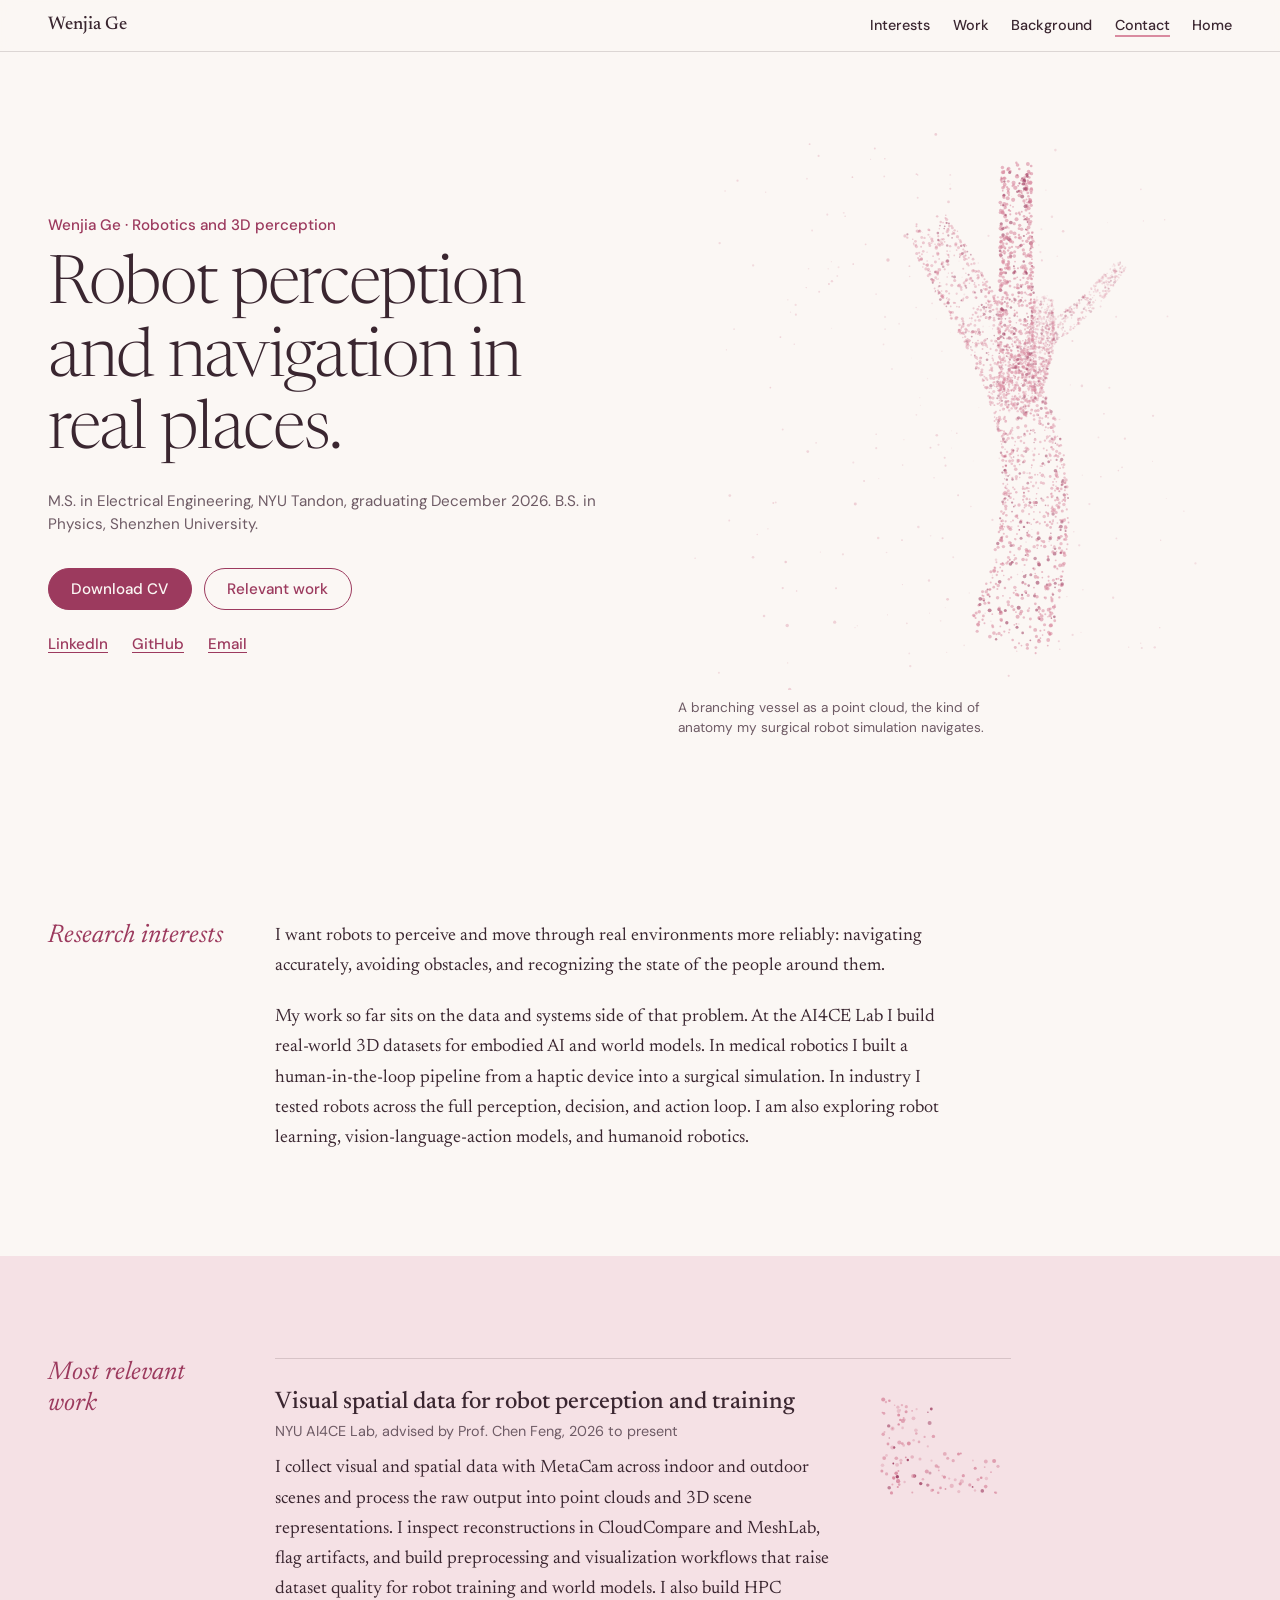
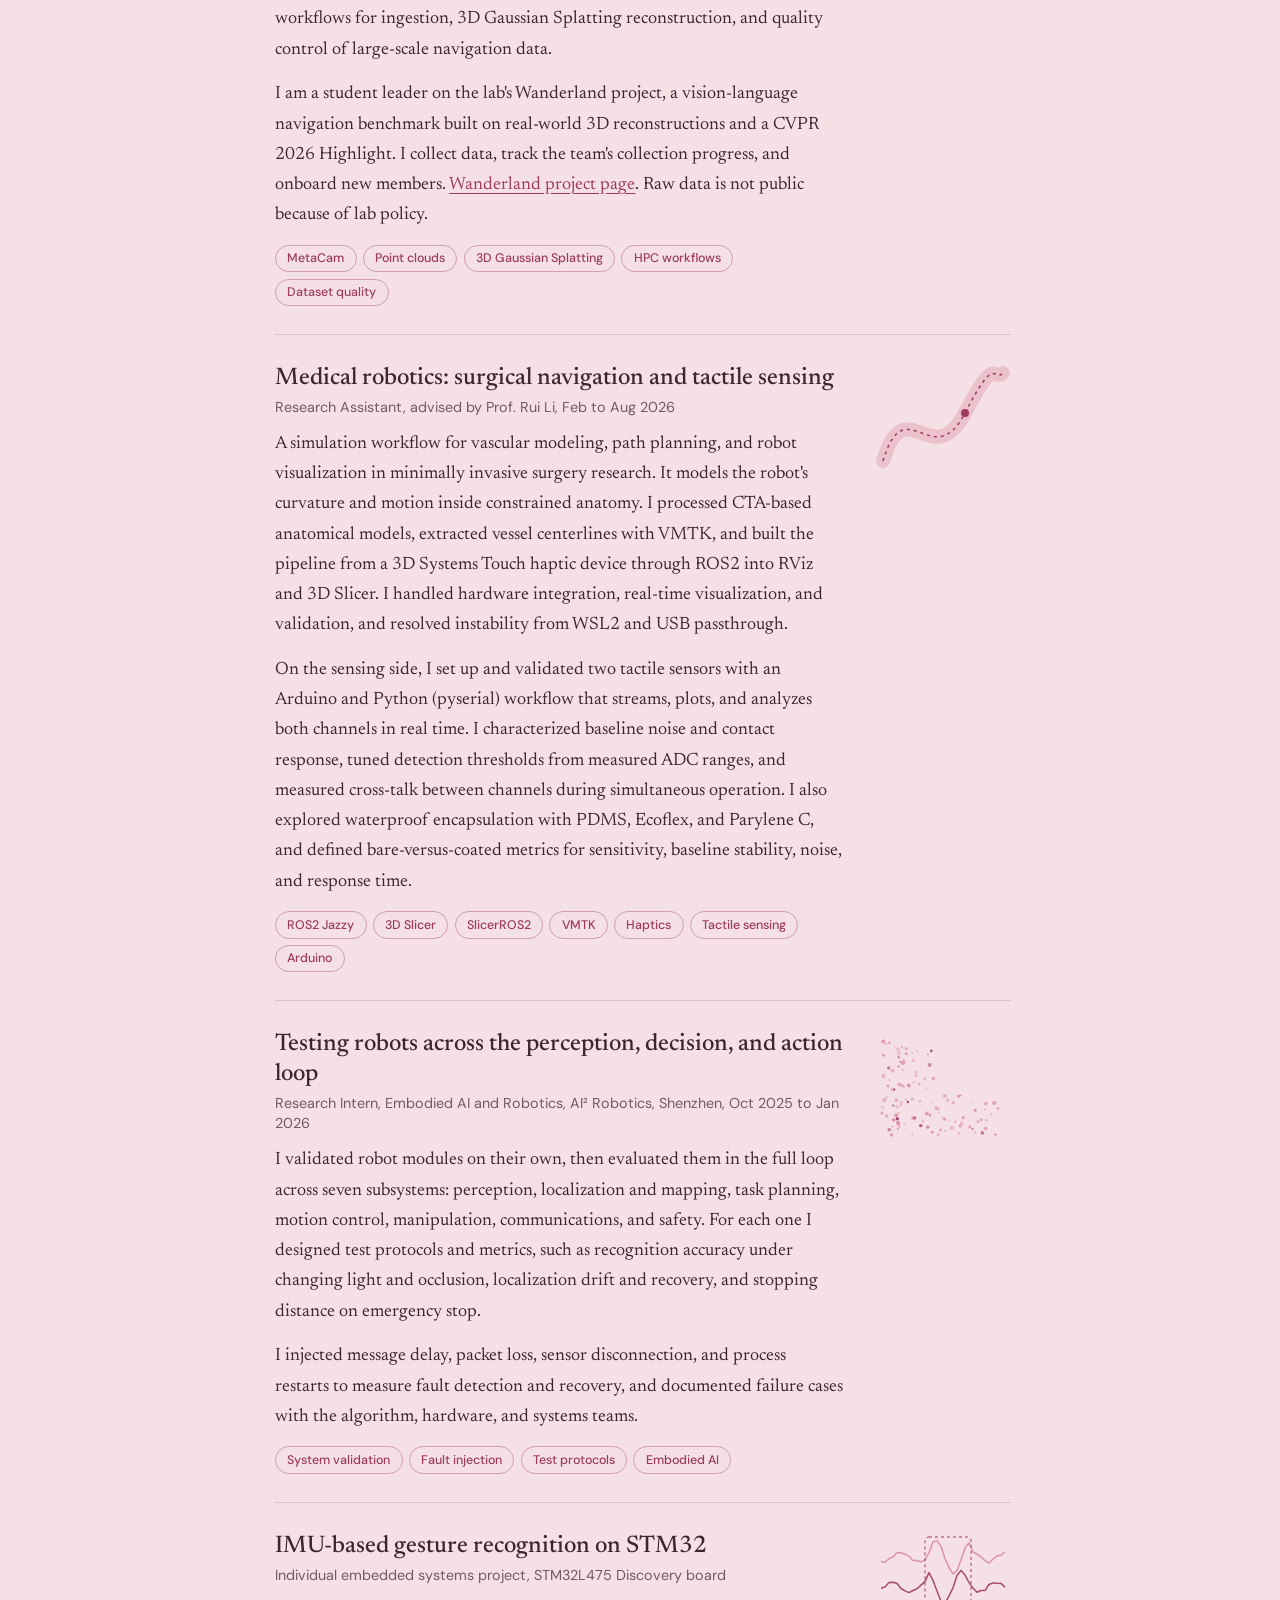
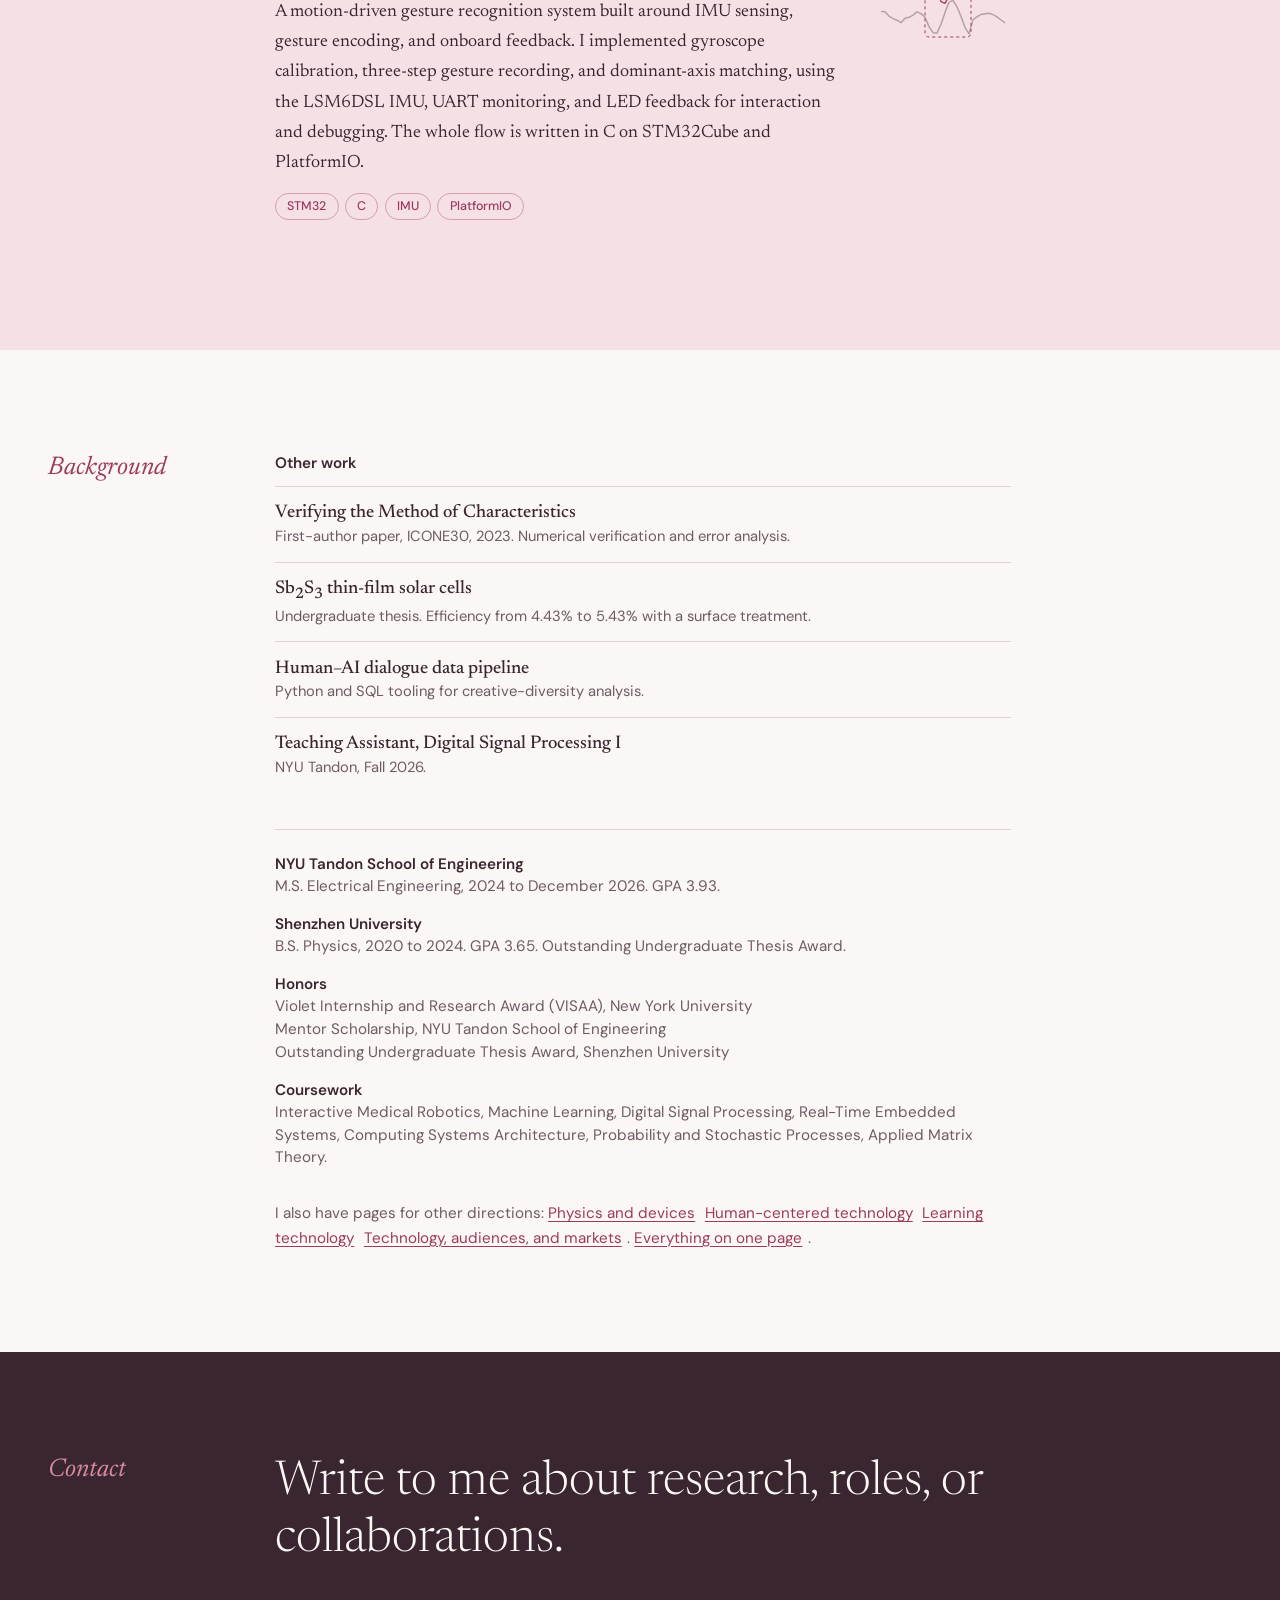
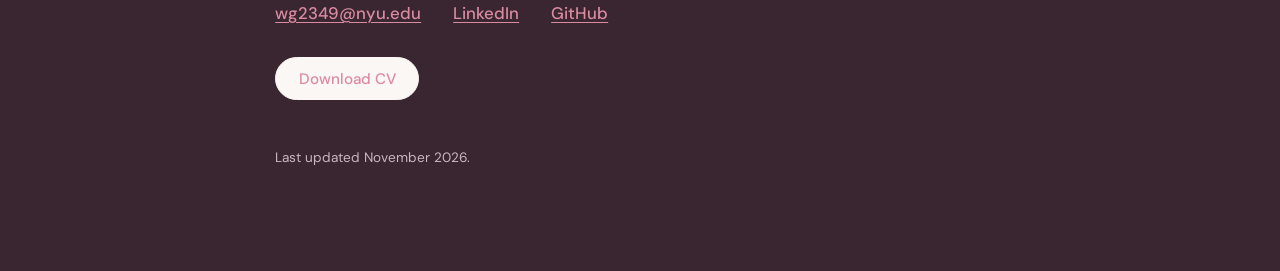
<file: robotics/index.html>
<!doctype html>
<html lang="en">
<head>
  <meta charset="utf-8">
  <meta name="viewport" content="width=device-width, initial-scale=1">
  <title>Wenjia Ge · Robotics and 3D perception</title>
  <meta name="description" content="Wenjia Ge: Robot perception and navigation in real places, 3D reconstruction, and human-in-the-loop robotic systems.">
  <meta name="theme-color" content="#FBF7F4">
  <meta property="og:type" content="website">
  <meta property="og:title" content="Wenjia Ge · Robotics and 3D perception">
  <meta property="og:description" content="Wenjia Ge: Robot perception and navigation in real places, 3D reconstruction, and human-in-the-loop robotic systems.">
  <link rel="icon" href="data:image/svg+xml,%3Csvg xmlns='http://www.w3.org/2000/svg' viewBox='0 0 32 32'%3E%3Ccircle cx='16' cy='16' r='9' fill='%23D98BA0'/%3E%3C/svg%3E">
  <link rel="preconnect" href="https://fonts.googleapis.com">
  <link rel="preconnect" href="https://fonts.gstatic.com" crossorigin>
  <link href="https://fonts.googleapis.com/css2?family=DM+Sans:wght@400;500;600&family=Newsreader:ital,opsz,wght@0,6..72,300..600;1,6..72,300..600&display=swap" rel="stylesheet">
  <link rel="stylesheet" href="../style.css">
  <script src="../script.js" defer></script>
</head>
<body>
  <a class="skip" href="#main">Skip to content</a>

  <header class="nav">
    <div class="nav__inner">
      <a class="nav__name" href="../">Wenjia Ge</a>
      <nav aria-label="Primary">
        <ul>
          <li><a href="#interests">Interests</a></li>
          <li><a href="#work">Work</a></li>
          <li><a href="#background">Background</a></li>
          <li><a href="#contact">Contact</a></li>
          <li><a href="../">Home</a></li>
        </ul>
      </nav>
    </div>
  </header>

  <main id="main">

    <section class="hero" id="top">
      <div class="hero__text">
        <p class="hero__kicker">Wenjia Ge · Robotics and 3D perception</p>
        <h1 class="h1--page">Robot perception and navigation in real places.</h1>
        <p class="hero__meta">M.S. in Electrical Engineering, NYU Tandon, graduating December 2026. B.S. in Physics, Shenzhen University.</p>
        <div class="hero__actions">
          <a class="btn btn--solid" href="../cv/robotics/Wenjia_Ge_CV.pdf">Download CV</a>
          <a class="btn btn--line" href="#work">Relevant work</a>
        </div>
        <p class="hero__links">
          <a href="https://www.linkedin.com/in/wenjia-ge" rel="noopener">LinkedIn</a>
          <a href="https://github.com/Wenjia-Ge" rel="noopener">GitHub</a>
          <a data-email href="#contact">Email</a>
        </p>
      </div>
      <figure class="hero__figure">
        <canvas id="cloud" role="img" aria-label="Animated point cloud of a branching blood vessel"></canvas>
        <figcaption>A branching vessel as a point cloud, the kind of anatomy my surgical robot simulation navigates.</figcaption>
      </figure>
    </section>

    <section class="band" id="interests" aria-labelledby="interests-title">
      <div class="wrap">
        <h2 class="rail" id="interests-title">Research interests</h2>
        <div class="content prose">
            <p>I want robots to perceive and move through real environments more reliably: navigating accurately, avoiding obstacles, and recognizing the state of the people around them.</p>
            <p>My work so far sits on the data and systems side of that problem. At the AI4CE Lab I build real-world 3D datasets for embodied AI and world models. In medical robotics I built a human-in-the-loop pipeline from a haptic device into a surgical simulation. In industry I tested robots across the full perception, decision, and action loop. I am also exploring robot learning, vision-language-action models, and humanoid robotics.</p>
        </div>
      </div>
    </section>

    <section class="band band--blush" id="work" aria-labelledby="work-title">
      <div class="wrap">
        <h2 class="rail" id="work-title">Most relevant work</h2>
        <div class="content">
          <article class="entry">
            <div>
              <h3>Visual spatial data for robot perception and training</h3>
              <p class="entry__meta">NYU AI4CE Lab, advised by Prof. Chen Feng, 2026 to present</p>
              <p>I collect visual and spatial data with MetaCam across indoor and outdoor scenes and process the raw output into point clouds and 3D scene representations. I inspect reconstructions in CloudCompare and MeshLab, flag artifacts, and build preprocessing and visualization workflows that raise dataset quality for robot training and world models. I also build HPC workflows for ingestion, 3D Gaussian Splatting reconstruction, and quality control of large-scale navigation data.</p>
              <p>I am a student leader on the lab's Wanderland project, a vision-language navigation benchmark built on real-world 3D reconstructions and a CVPR 2026 Highlight. I collect data, track the team's collection progress, and onboard new members. <a href="https://ai4ce.github.io/wanderland/" rel="noopener">Wanderland project page</a>. Raw data is not public because of lab policy.</p>
              <ul class="tags"><li>MetaCam</li><li>Point clouds</li><li>3D Gaussian Splatting</li><li>HPC workflows</li><li>Dataset quality</li></ul>
            </div>
            <svg class="motif" data-motif="cloud" viewBox="0 0 136 112" aria-hidden="true"></svg>
          </article>

          <article class="entry">
            <div>
              <h3>Medical robotics: surgical navigation and tactile sensing</h3>
              <p class="entry__meta">Research Assistant, advised by Prof. Rui Li, Feb to Aug 2026</p>
              <p>A simulation workflow for vascular modeling, path planning, and robot visualization in minimally invasive surgery research. It models the robot's curvature and motion inside constrained anatomy. I processed CTA-based anatomical models, extracted vessel centerlines with VMTK, and built the pipeline from a 3D Systems Touch haptic device through ROS2 into RViz and 3D Slicer. I handled hardware integration, real-time visualization, and validation, and resolved instability from WSL2 and USB passthrough.</p>
              <p>On the sensing side, I set up and validated two tactile sensors with an Arduino and Python (pyserial) workflow that streams, plots, and analyzes both channels in real time. I characterized baseline noise and contact response, tuned detection thresholds from measured ADC ranges, and measured cross-talk between channels during simultaneous operation. I also explored waterproof encapsulation with PDMS, Ecoflex, and Parylene C, and defined bare-versus-coated metrics for sensitivity, baseline stability, noise, and response time.</p>
              <ul class="tags"><li>ROS2 Jazzy</li><li>3D Slicer</li><li>SlicerROS2</li><li>VMTK</li><li>Haptics</li><li>Tactile sensing</li><li>Arduino</li></ul>
            </div>
            <svg class="motif" data-motif="tube" viewBox="0 0 136 112" aria-hidden="true"></svg>
          </article>

          <article class="entry">
            <div>
              <h3>Testing robots across the perception, decision, and action loop</h3>
              <p class="entry__meta">Research Intern, Embodied AI and Robotics, AI² Robotics, Shenzhen, Oct 2025 to Jan 2026</p>
              <p>I validated robot modules on their own, then evaluated them in the full loop across seven subsystems: perception, localization and mapping, task planning, motion control, manipulation, communications, and safety. For each one I designed test protocols and metrics, such as recognition accuracy under changing light and occlusion, localization drift and recovery, and stopping distance on emergency stop.</p>
              <p>I injected message delay, packet loss, sensor disconnection, and process restarts to measure fault detection and recovery, and documented failure cases with the algorithm, hardware, and systems teams.</p>
              <ul class="tags"><li>System validation</li><li>Fault injection</li><li>Test protocols</li><li>Embodied AI</li></ul>
            </div>
            <svg class="motif" data-motif="cloud" viewBox="0 0 136 112" aria-hidden="true"></svg>
          </article>

          <article class="entry">
            <div>
              <h3>IMU-based gesture recognition on STM32</h3>
              <p class="entry__meta">Individual embedded systems project, STM32L475 Discovery board</p>
              <p>A motion-driven gesture recognition system built around IMU sensing, gesture encoding, and onboard feedback. I implemented gyroscope calibration, three-step gesture recording, and dominant-axis matching, using the LSM6DSL IMU, UART monitoring, and LED feedback for interaction and debugging. The whole flow is written in C on STM32Cube and PlatformIO.</p>
              <ul class="tags"><li>STM32</li><li>C</li><li>IMU</li><li>PlatformIO</li></ul>
            </div>
            <svg class="motif" data-motif="imu" viewBox="0 0 136 112" aria-hidden="true"></svg>
          </article>
        </div>
      </div>
    </section>

    <section class="band" id="background" aria-labelledby="background-title">
      <div class="wrap">
        <h2 class="rail" id="background-title">Background</h2>
        <div class="content">
          <h3 class="subhead">Other work</h3>
          <ul class="others">
            <li><h3>Verifying the Method of Characteristics</h3><p>First-author paper, ICONE30, 2023. Numerical verification and error analysis.</p></li>
            <li><h3>Sb<sub>2</sub>S<sub>3</sub> thin-film solar cells</h3><p>Undergraduate thesis. Efficiency from 4.43% to 5.43% with a surface treatment.</p></li>
            <li><h3>Human–AI dialogue data pipeline</h3><p>Python and SQL tooling for creative-diversity analysis.</p></li>
            <li><h3>Teaching Assistant, Digital Signal Processing I</h3><p>NYU Tandon, Fall 2026.</p></li>
          </ul>
            <dl class="facts">
              <div><dt>NYU Tandon School of Engineering</dt><dd>M.S. Electrical Engineering, 2024 to December 2026. GPA 3.93.</dd></div>
              <div><dt>Shenzhen University</dt><dd>B.S. Physics, 2020 to 2024. GPA 3.65. Outstanding Undergraduate Thesis Award.</dd></div>
              <div><dt>Honors</dt><dd>Violet Internship and Research Award (VISAA), New York University</dd><dd>Mentor Scholarship, NYU Tandon School of Engineering</dd><dd>Outstanding Undergraduate Thesis Award, Shenzhen University</dd></div>
              <div><dt>Coursework</dt><dd>Interactive Medical Robotics, Machine Learning, Digital Signal Processing, Real-Time Embedded Systems, Computing Systems Architecture, Probability and Stochastic Processes, Applied Matrix Theory.</dd></div>
            </dl>
          <p class="also">I also have pages for other directions: <a href="../physics/">Physics and devices</a> <a href="../hci/">Human-centered technology</a> <a href="../education/">Learning technology</a> <a href="../marketing/">Technology, audiences, and markets</a>. <a href="../">Everything on one page</a>.</p>
        </div>
      </div>
    </section>

    <section class="band band--plum" id="contact" aria-labelledby="contact-title">
      <div class="wrap">
        <h2 class="rail" id="contact-title">Contact</h2>
        <div class="content">
          <p class="contact__lead">Write to me about research, roles, or collaborations.</p>
          <ul class="contact__links">
            <li><a data-email="show" href="#contact">Email</a><noscript>wg2349 at nyu dot edu</noscript></li>
            <li><a href="https://www.linkedin.com/in/wenjia-ge" rel="noopener">LinkedIn</a></li>
            <li><a href="https://github.com/Wenjia-Ge" rel="noopener">GitHub</a></li>
          </ul>
          <p class="contact__files">
            <a class="btn btn--cream" href="../cv/robotics/Wenjia_Ge_CV.pdf">Download CV</a>
          </p>
          <p class="foot">Last updated November 2026.</p>
        </div>
      </div>
    </section>

  </main>
</body>
</html>
</file>
<file: style.css>
/* Tokens */
:root {
  --cream: #FBF7F4;
  --blush: #F5E1E5;
  --rose: #D98BA0;
  --rose-ink: #9C3A5E;
  --plum: #3A2630;
  --mauve: #6E5B65;
  --line: rgba(58, 38, 48, 0.16);
  --serif: "Newsreader", Georgia, "Times New Roman", serif;
  --sans: "DM Sans", system-ui, -apple-system, "Segoe UI", sans-serif;
  --rail: 11rem;
  --gutter: clamp(1.25rem, 4vw, 3rem);
  --maxw: 80rem;
  --nav-h: 3.6rem;
}

/* Base */
*, *::before, *::after { box-sizing: border-box; }

html {
  -webkit-text-size-adjust: 100%;
  scroll-padding-top: calc(var(--nav-h) + 1rem);
}

@media (prefers-reduced-motion: no-preference) {
  html { scroll-behavior: smooth; }
}

body {
  margin: 0;
  background: var(--cream);
  color: var(--plum);
  font: 400 1.125rem/1.68 var(--serif);
  font-optical-sizing: auto;
  -webkit-font-smoothing: antialiased;
}

h1, h2, h3, p, ul, ol, dl, dd, figure, blockquote { margin: 0; }
ul, ol { padding: 0; list-style: none; }

a {
  color: var(--rose-ink);
  text-decoration-thickness: 1px;
  text-underline-offset: 0.2em;
}
a:hover { text-decoration-thickness: 2px; }

:focus-visible {
  outline: 2px solid var(--rose-ink);
  outline-offset: 3px;
  border-radius: 2px;
}
.band--plum :focus-visible { outline-color: var(--rose); }

[hidden] { display: none !important; }

.sr {
  position: absolute;
  width: 1px;
  height: 1px;
  overflow: hidden;
  clip: rect(0 0 0 0);
  white-space: nowrap;
}

.skip {
  position: absolute;
  left: 1rem;
  top: -4rem;
  z-index: 20;
  padding: 0.6rem 1rem;
  background: var(--plum);
  color: var(--cream);
  font: 500 0.9rem var(--sans);
  border-radius: 999px;
}
.skip:focus { top: 0.75rem; }

/* Navigation */
.nav {
  position: sticky;
  top: 0;
  z-index: 10;
  padding: 0.85rem var(--gutter);
  background: rgba(251, 247, 244, 0.92);
  -webkit-backdrop-filter: blur(8px);
  backdrop-filter: blur(8px);
  border-bottom: 1px solid var(--line);
}

.nav__inner {
  max-width: var(--maxw);
  margin: 0 auto;
  display: flex;
  flex-wrap: wrap;
  align-items: center;
  justify-content: space-between;
  gap: 0.4rem 2rem;
}

.nav__name {
  font: 500 1.15rem/1.2 var(--serif);
  color: var(--plum);
  text-decoration: none;
}

.nav ul {
  display: flex;
  gap: 1.4rem;
  font: 500 0.9rem/1.2 var(--sans);
}

.nav ul a {
  display: inline-block;
  padding: 0.2rem 0;
  color: var(--plum);
  text-decoration: none;
}
.nav ul a:hover { color: var(--rose-ink); }
.nav ul a[aria-current="true"] { box-shadow: inset 0 -2px var(--rose); }

/* Hero */
.hero {
  max-width: var(--maxw);
  margin: 0 auto;
  min-height: min(46rem, calc(100svh - var(--nav-h)));
  padding: clamp(2.5rem, 7vw, 5rem) var(--gutter) clamp(3rem, 7vw, 5rem);
  display: grid;
  grid-template-columns: minmax(0, 1.05fr) minmax(0, 1fr);
  align-items: center;
  gap: 2rem clamp(1.5rem, 4vw, 3rem);
}

.hero h1 {
  font: 300 clamp(3.4rem, 9vw, 7rem)/0.95 var(--serif);
  letter-spacing: -0.025em;
  margin-bottom: 1.6rem;
}

.hero__lede {
  max-width: 21em;
  font-size: clamp(1.4rem, 2.6vw, 1.9rem);
  line-height: 1.3;
  margin-bottom: 1rem;
}

.hero__meta {
  font: 400 0.95rem/1.5 var(--sans);
  color: var(--mauve);
}

.hero__actions {
  display: flex;
  flex-wrap: wrap;
  gap: 0.75rem;
  margin-top: 2rem;
}

.hero__links {
  display: flex;
  gap: 1.5rem;
  margin-top: 1.5rem;
  font: 500 0.95rem/1.4 var(--sans);
}

.hero__figure canvas {
  display: block;
  width: 100%;
  height: clamp(22rem, 62vh, 36rem);
}

.hero__figure figcaption {
  max-width: 24em;
  margin-top: 0.5rem;
  font: 400 0.85rem/1.5 var(--sans);
  color: var(--mauve);
}

/* Buttons */
.btn {
  display: inline-flex;
  align-items: center;
  padding: 0.7rem 1.4rem;
  border: 1.5px solid var(--rose-ink);
  border-radius: 999px;
  font: 500 0.95rem/1.2 var(--sans);
  text-decoration: none;
  transition: background-color 0.2s, color 0.2s, border-color 0.2s;
}
.btn--solid { background: var(--rose-ink); color: var(--cream); }
.btn--solid:hover { background: var(--plum); border-color: var(--plum); }
.btn--line { background: transparent; color: var(--rose-ink); }
.btn--line:hover { background: var(--blush); }
.btn--cream { background: var(--cream); border-color: var(--cream); color: var(--plum); }
.btn--cream:hover { background: var(--blush); border-color: var(--blush); }

/* Bands and layout */
.band { padding: clamp(3.5rem, 8vw, 6.5rem) 0; }
.band--blush { background: var(--blush); }
.band--plum { background: var(--plum); color: var(--cream); }
.band--plum a { color: var(--rose); }

.wrap {
  max-width: var(--maxw);
  margin: 0 auto;
  padding: 0 var(--gutter);
  display: grid;
  grid-template-columns: var(--rail) minmax(0, 1fr);
  column-gap: clamp(1.5rem, 4vw, 3.5rem);
}

.rail {
  align-self: start;
  position: sticky;
  top: calc(var(--nav-h) + 1.5rem);
  font: italic 400 1.6rem/1.2 var(--serif);
  color: var(--rose-ink);
}
.band--plum .rail { color: var(--rose); }

.content { max-width: 46rem; }

.prose p + p { margin-top: 1.15em; }
.prose p { max-width: 38em; }

.lead {
  max-width: 34em;
  font-size: 1.3rem;
  line-height: 1.5;
  margin-bottom: 2.5rem;
}

/* About */
.about {
  display: grid;
  grid-template-columns: minmax(0, 1fr) 13rem;
  gap: clamp(1.5rem, 4vw, 3rem);
  align-items: start;
}

.portrait {
  position: relative;
  width: 100%;
  aspect-ratio: 4 / 5;
  display: grid;
  place-items: center;
  overflow: hidden;
  background: var(--blush);
  border-radius: 6.5rem 6.5rem 0.25rem 0.25rem;
}
.portrait span {
  font: italic 300 3.2rem/1 var(--serif);
  color: var(--rose-ink);
}
.portrait img {
  position: absolute;
  inset: 0;
  width: 100%;
  height: 100%;
  object-fit: cover;
}

.facts {
  margin-top: 2.25rem;
  padding-top: 1.5rem;
  border-top: 1px solid var(--line);
  display: grid;
  gap: 1rem;
}
.facts dt { font: 600 0.95rem/1.4 var(--sans); }
.facts dd { font: 400 0.95rem/1.5 var(--sans); color: var(--mauve); }

/* Research entries */
.entry {
  display: grid;
  grid-template-columns: minmax(0, 1fr) 8.5rem;
  gap: 1.5rem 2rem;
  padding: 1.75rem 0;
  border-top: 1px solid var(--line);
}

.entry h3,
.job h3 {
  font: 500 1.5rem/1.25 var(--serif);
  margin-bottom: 0.25rem;
}

.entry__meta,
.job__org {
  font: 400 0.9rem/1.4 var(--sans);
  color: var(--mauve);
  margin-bottom: 0.75rem;
}

.entry p + p,
.entry__meta + p { max-width: 36em; }
.entry > div > p:not(.entry__meta) { max-width: 36em; margin-bottom: 0.9rem; }
.entry > div > p.cite {
  font: 400 0.82rem/1.5 var(--sans);
  color: var(--mauve);
}

.motif {
  display: block;
  width: 100%;
  height: auto;
  align-self: start;
}

.tags {
  display: flex;
  flex-wrap: wrap;
  gap: 0.4rem;
}
.tags li {
  padding: 0.4rem 0.7rem;
  border: 1px solid rgba(156, 58, 94, 0.4);
  border-radius: 999px;
  font: 500 0.78rem/1 var(--sans);
  color: var(--rose-ink);
}

/* Experience and teaching timeline */
.filter {
  display: flex;
  gap: 1.25rem;
  margin-bottom: 1.75rem;
  font: 500 0.95rem/1.2 var(--sans);
}
.filter button {
  padding: 0.35rem 0;
  border: 0;
  border-bottom: 2px solid transparent;
  background: none;
  color: var(--mauve);
  font: inherit;
  cursor: pointer;
}
.filter button:hover { color: var(--plum); }
.filter button[aria-pressed="true"] {
  color: var(--plum);
  border-bottom-color: var(--rose);
}

.job {
  display: grid;
  grid-template-columns: 9rem minmax(0, 1fr);
  gap: 0.5rem 2rem;
  padding: 1.5rem 0;
  border-top: 1px solid var(--line);
}
.job__when {
  margin-top: 0.4rem;
  font: 400 0.9rem/1.5 var(--sans);
  color: var(--mauve);
}
.job p:not(.job__when):not(.job__org) { max-width: 36em; }

/* Creator work */
.pull {
  max-width: 20em;
  margin: 2.25rem 0;
  padding-left: 1.25rem;
  border-left: 3px solid var(--rose);
  font: italic 400 clamp(1.5rem, 3vw, 1.95rem)/1.3 var(--serif);
}

/* Skills */
.skills {
  margin-top: 2.5rem;
  padding-top: 1.5rem;
  border-top: 1px solid var(--line);
  display: grid;
  gap: 1rem;
}
.skills > div {
  display: grid;
  grid-template-columns: 9rem minmax(0, 1fr);
  gap: 0.25rem 2rem;
}
.skills dt { font: 600 0.95rem/1.5 var(--sans); }
.skills dd { font: 400 0.95rem/1.5 var(--sans); color: var(--mauve); max-width: 36em; }

/* Contact */
.contact__lead {
  max-width: 20em;
  margin-bottom: 2rem;
  font: 300 clamp(1.9rem, 4.2vw, 3rem)/1.2 var(--serif);
}
.contact__links {
  display: flex;
  flex-wrap: wrap;
  gap: 0.6rem 2rem;
  margin-bottom: 2rem;
  font: 500 1.05rem/1.4 var(--sans);
}
.contact__files { display: flex; flex-wrap: wrap; gap: 0.75rem; }
.foot {
  margin-top: 3rem;
  font: 400 0.85rem/1.5 var(--sans);
  color: #C9B6BE;
}

/* Small screens */
@media (max-width: 860px) {
  body { font-size: 1.05rem; }

  .nav__inner > nav { width: 100%; min-width: 0; }

  .nav ul {
    width: 100%;
    overflow-x: auto;
    padding-bottom: 0.2rem;
    white-space: nowrap;
  }

  .hero { grid-template-columns: minmax(0, 1fr); min-height: 0; }
  .hero__figure canvas { height: clamp(18rem, 70vw, 26rem); }

  .wrap { grid-template-columns: minmax(0, 1fr); }
  .rail { position: static; margin-bottom: 1.5rem; }

  .about { grid-template-columns: minmax(0, 1fr); }
  .portrait { max-width: 11rem; order: -1; border-radius: 5.5rem 5.5rem 0.25rem 0.25rem; }

  .entry { grid-template-columns: minmax(0, 1fr); }
  .motif { max-width: 8.5rem; }

  .job, .skills > div { grid-template-columns: minmax(0, 1fr); }
}

/* Direction cards on the home page */
.content--wide { max-width: 60rem; }
.dirs {
  display: grid;
  grid-template-columns: repeat(auto-fill, minmax(16rem, 1fr));
  gap: 1rem;
}
.dir {
  display: flex;
  flex-direction: column;
  gap: 0.5rem;
  height: 100%;
  padding: 1.25rem 1.35rem;
  background: var(--cream);
  border: 1px solid var(--line);
  border-radius: 0.9rem;
  color: var(--plum);
  text-decoration: none;
  transition: border-color 0.2s, transform 0.2s;
}
.dir:hover { border-color: var(--rose-ink); transform: translateY(-2px); }
.dir__title { font: 500 1.3rem/1.25 var(--serif); }
.dir__text { font: 400 0.92rem/1.5 var(--sans); color: var(--mauve); flex: 1; }
.dir__go { font: 500 0.88rem/1.3 var(--sans); color: var(--rose-ink); }

/* Direction pages */
.hero--page {
  grid-template-columns: minmax(0, 1fr);
  min-height: 0;
  padding-top: clamp(3rem, 8vw, 6rem);
}
.hero--page .hero__text { max-width: 46rem; }
.hero__kicker {
  margin-bottom: 1rem;
  font: 500 0.95rem/1.4 var(--sans);
  color: var(--rose-ink);
}
.hero h1.h1--page {
  font: 300 clamp(2.4rem, 5.5vw, 4.2rem)/1.08 var(--serif);
  letter-spacing: -0.02em;
  margin-bottom: 1.25rem;
}
.subhead { font: 600 0.95rem/1.4 var(--sans); margin-bottom: 0.75rem; }
.others { display: grid; gap: 0; }
.others li { padding: 0.9rem 0; border-top: 1px solid var(--line); }
.others h3 { font: 500 1.15rem/1.3 var(--serif); }
.others p { font: 400 0.92rem/1.5 var(--sans); color: var(--mauve); }
.also { margin-top: 2rem; font: 400 0.95rem/1.6 var(--sans); color: var(--mauve); }
.also a { margin-right: 0.35rem; }
</file>
